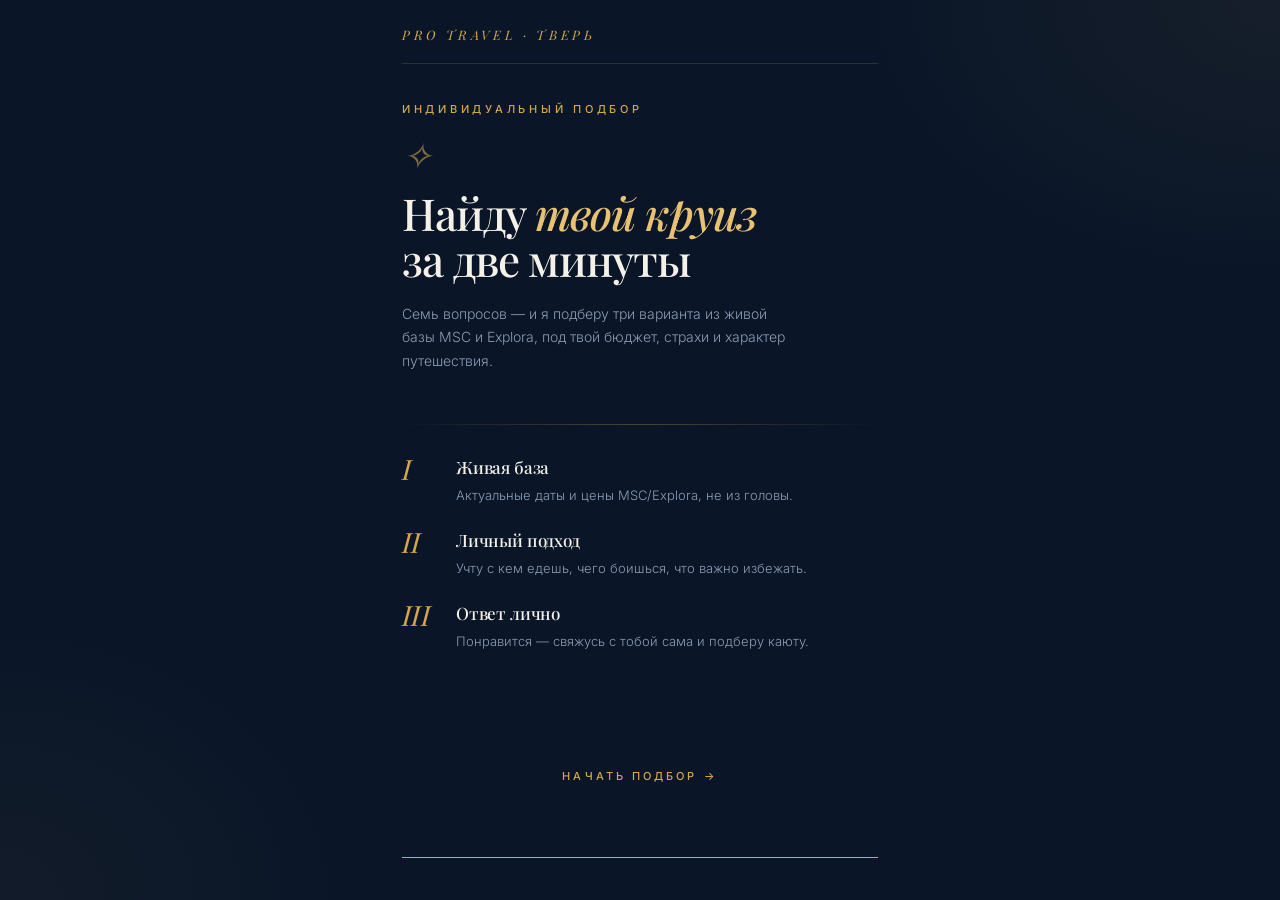
<file: index.html>
<!DOCTYPE html>
<html lang="ru">
<head>
<meta charset="UTF-8">
<meta name="viewport" content="width=device-width, initial-scale=1, maximum-scale=1, user-scalable=no">
<title>Круиз со мной — Pro Travel</title>
<link rel="preconnect" href="https://fonts.googleapis.com">
<link rel="preconnect" href="https://fonts.gstatic.com" crossorigin>
<link href="https://fonts.googleapis.com/css2?family=Playfair+Display:ital,wght@0,400;0,500;0,600;0,700;1,400;1,500&family=Inter:wght@300;400;500;600&display=swap" rel="stylesheet">
<script src="https://telegram.org/js/telegram-web-app.js"></script>
<style>
:root{
  --bg:#0A1628;
  --bg-2:#0F1D33;
  --card:#152540;
  --card-2:#1B2E4E;
  --line:rgba(212,166,75,.18);
  --line-2:rgba(212,166,75,.32);
  --gold:#D4A64B;
  --gold-2:#E8C173;
  --gold-3:#B4873A;
  --cream:#F5F1E8;
  --muted:#8B9BB4;
  --muted-2:#6A7A93;
  --danger:#E88671;
}
*{box-sizing:border-box;-webkit-tap-highlight-color:transparent;margin:0;padding:0}
html,body{background:var(--bg);color:var(--cream);font-family:'Inter',sans-serif;-webkit-font-smoothing:antialiased;min-height:100%;overscroll-behavior:none}
body{
  background:
    radial-gradient(600px 400px at 100% 0%,rgba(212,166,75,.06),transparent 70%),
    radial-gradient(500px 400px at 0% 100%,rgba(212,166,75,.04),transparent 70%),
    var(--bg);
  background-attachment:fixed;
}
#app{max-width:520px;margin:0 auto;min-height:100vh;position:relative;padding:26px 22px 42px;display:flex;flex-direction:column}
.serif{font-family:'Playfair Display',serif;font-weight:500;letter-spacing:-.01em}
.eyebrow{font-size:11px;letter-spacing:.34em;color:var(--gold);text-transform:uppercase;font-weight:500}
.italic{font-style:italic}

.screen{display:none;flex:1;flex-direction:column;animation:fade .35s ease}
.screen.active{display:flex}
@keyframes fade{from{opacity:0;transform:translateY(6px)}to{opacity:1;transform:none}}

/* header */
.hd{display:flex;justify-content:space-between;align-items:center;margin-bottom:26px;padding-bottom:20px;border-bottom:1px solid var(--line)}
.hd-brand{font-family:'Playfair Display',serif;font-size:13px;letter-spacing:.28em;color:var(--gold);text-transform:uppercase;font-weight:400;font-style:italic}
.hd-side{display:flex;align-items:center;gap:14px}
.hd-back{background:none;border:none;color:var(--muted);font-size:11px;letter-spacing:.18em;text-transform:uppercase;text-decoration:none;padding:6px 0;cursor:pointer;font-family:'Inter',sans-serif}
.hd-back:disabled{opacity:0;pointer-events:none}
.hd-count{color:var(--gold);font-family:'Playfair Display',serif;font-style:italic;font-size:15px;font-weight:400}
.hd-count small{color:var(--muted);margin:0 4px;font-style:normal}

/* progress line */
.progress{height:1px;background:var(--line);position:relative;margin-bottom:34px}
.progress-fill{position:absolute;inset:0 auto 0 0;background:linear-gradient(90deg,var(--gold),var(--gold-2));transition:width .4s ease}

/* welcome */
.welcome{text-align:left;padding-top:12px;flex:1;display:flex;flex-direction:column}
.welcome .eyebrow{margin-bottom:20px}
.welcome-orn{font-family:'Playfair Display',serif;font-style:italic;color:var(--gold);opacity:.6;font-size:36px;line-height:1;margin-bottom:18px}
.welcome-head{font-family:'Playfair Display',serif;font-size:44px;line-height:1.05;letter-spacing:-.025em;font-weight:500;margin-bottom:20px;color:var(--cream)}
.welcome-head em{font-style:italic;color:var(--gold-2)}
.welcome-lead{color:var(--muted);font-size:14px;line-height:1.65;max-width:400px;font-weight:300;margin-bottom:36px}
.divider{height:1px;background:linear-gradient(90deg,transparent,var(--line-2),transparent);margin:16px 0 30px}
.welcome-list{display:flex;flex-direction:column;gap:22px;margin-bottom:44px}
.wl-item{display:flex;gap:18px;align-items:flex-start}
.wl-num{font-family:'Playfair Display',serif;font-style:italic;color:var(--gold);font-size:28px;line-height:1;letter-spacing:-.02em;min-width:36px;font-weight:400}
.wl-text{flex:1;color:var(--cream);font-size:14px;line-height:1.5;font-weight:400}
.wl-text b{display:block;font-family:'Playfair Display',serif;font-size:17px;font-weight:500;margin-bottom:4px;letter-spacing:-.01em}
.wl-text span{color:var(--muted);font-weight:300;font-size:13px}

/* question */
.q-eyebrow{margin-bottom:16px}
.qtitle{font-family:'Playfair Display',serif;font-size:32px;line-height:1.12;letter-spacing:-.02em;font-weight:500;margin-bottom:12px}
.qtitle em{font-style:italic;color:var(--gold-2)}
.qhint{color:var(--muted);font-size:13px;line-height:1.6;margin-bottom:28px;font-weight:300}
.qhint b{color:var(--gold);font-weight:500}
.options{display:flex;flex-direction:column;gap:1px;background:var(--line);border-top:1px solid var(--line);border-bottom:1px solid var(--line);flex:1}
.option{background:var(--bg);border:none;padding:18px 4px;display:flex;align-items:center;gap:16px;cursor:pointer;transition:background .15s ease;text-align:left;font-family:'Inter',sans-serif;color:var(--cream);font-size:15px;font-weight:400;width:100%}
.option:active{background:var(--card)}
.option.selected{background:linear-gradient(90deg,rgba(212,166,75,.08),transparent)}
.option-num{font-family:'Playfair Display',serif;font-style:italic;color:var(--muted-2);font-size:14px;font-weight:400;min-width:24px;letter-spacing:.02em}
.option.selected .option-num{color:var(--gold)}
.option-text{flex:1}
.option-text small{display:block;color:var(--muted);font-size:12px;font-weight:300;margin-top:3px;font-style:italic;font-family:'Playfair Display',serif}
.option-check{width:20px;height:20px;border:1px solid var(--line-2);flex-shrink:0;display:flex;align-items:center;justify-content:center;transition:all .18s ease;border-radius:50%}
.option.selected .option-check{background:var(--gold);border-color:var(--gold)}
.option.selected .option-check::after{content:"";width:6px;height:6px;background:var(--bg);border-radius:50%}

/* actions */
.actions{display:flex;gap:14px;margin-top:28px;padding-top:20px;border-top:1px solid var(--line)}
.btn{padding:16px 0;background:none;border:none;font-family:'Inter',sans-serif;font-size:11px;letter-spacing:.28em;text-transform:uppercase;cursor:pointer;font-weight:500;transition:all .18s ease}
.btn-primary{flex:1;color:var(--gold);border-bottom:1px solid var(--gold);padding:12px 0}
.btn-primary:disabled{color:var(--muted-2);border-color:var(--muted-2);cursor:not-allowed;opacity:.5}
.btn-primary::after{content:" →"}
.btn-ghost{color:var(--muted);flex:0 0 auto}
.btn-full{width:100%;text-align:center}

/* loading */
.loading{flex:1;display:flex;flex-direction:column;align-items:center;justify-content:center;gap:32px;padding:40px 20px;text-align:center}
.loading-orn{font-family:'Playfair Display',serif;font-style:italic;color:var(--gold);font-size:80px;line-height:1;opacity:.5;animation:breathe 2.2s ease-in-out infinite}
@keyframes breathe{0%,100%{opacity:.3;transform:scale(.95)}50%{opacity:.7;transform:scale(1.02)}}
.loading b{font-family:'Playfair Display',serif;font-size:22px;font-weight:500;letter-spacing:-.01em;color:var(--cream);display:block;margin-bottom:8px}
.loading-sub{color:var(--muted);font-size:13px;font-weight:300;line-height:1.5}

/* results */
.results-head{margin-bottom:12px}
.results-eyebrow{margin-bottom:14px}
.results-head h2{font-family:'Playfair Display',serif;font-size:32px;line-height:1.08;letter-spacing:-.02em;font-weight:500;margin-bottom:12px}
.results-head h2 em{font-style:italic;color:var(--gold-2)}
.results-head p{color:var(--muted);font-size:13px;line-height:1.6;font-weight:300;max-width:400px}
.results-divider{height:1px;background:linear-gradient(90deg,transparent,var(--line-2),transparent);margin:22px 0 30px}
.cards{display:flex;flex-direction:column}

/* card */
.card{cursor:pointer;padding-bottom:36px;margin-bottom:36px;border-bottom:1px solid var(--line);transition:opacity .15s ease}
.card:last-child{border-bottom:none;margin-bottom:0}
.card:active{opacity:.7}
.card-hero{position:relative;height:220px;overflow:hidden;margin-bottom:22px;background:var(--card)}
.card-hero img{width:100%;height:100%;object-fit:cover;filter:brightness(.9) contrast(1.02)}
.card-hero::after{content:"";position:absolute;inset:0;background:linear-gradient(180deg,transparent 45%,rgba(10,22,40,.85));pointer-events:none}
.hero-badge{position:absolute;top:16px;left:16px;background:rgba(10,22,40,.75);backdrop-filter:blur(10px);color:var(--gold);font-size:10px;letter-spacing:.24em;padding:8px 14px;text-transform:uppercase;font-family:'Playfair Display',serif;font-style:italic;border:1px solid var(--line);z-index:2;font-weight:400}
.hero-num{position:absolute;top:16px;right:20px;color:var(--gold-2);font-family:'Playfair Display',serif;font-style:italic;font-size:56px;line-height:1;font-weight:400;opacity:.55;letter-spacing:-.03em;z-index:2}
.card-cat{font-size:10px;letter-spacing:.28em;color:var(--gold);text-transform:uppercase;margin-bottom:10px;font-weight:500}
.card-title{font-family:'Playfair Display',serif;font-size:24px;line-height:1.15;font-weight:500;margin-bottom:8px;letter-spacing:-.01em}
.card-ship{font-family:'Playfair Display',serif;font-style:italic;color:var(--muted);font-size:14px;margin-bottom:20px;font-weight:400}
.meta{display:flex;border-top:1px solid var(--line);border-bottom:1px solid var(--line);margin-bottom:22px}
.meta-item{flex:1;padding:14px 4px;text-align:center;border-right:1px solid var(--line)}
.meta-item:last-child{border-right:none}
.meta-label{font-size:9px;letter-spacing:.22em;color:var(--muted);text-transform:uppercase;margin-bottom:6px;font-weight:500}
.meta-value{font-family:'Playfair Display',serif;font-size:15px;color:var(--cream);letter-spacing:-.01em}
.price-row{display:flex;justify-content:space-between;align-items:flex-end;gap:12px}
.price-side{}
.price-label{font-size:10px;letter-spacing:.28em;color:var(--muted);text-transform:uppercase;margin-bottom:6px;font-weight:500}
.price{font-family:'Playfair Display',serif;font-size:28px;color:var(--gold);letter-spacing:-.02em;font-weight:500;line-height:1}
.price small{font-size:13px;color:var(--muted);font-style:italic;margin-left:6px;font-family:'Inter',sans-serif;font-weight:300;letter-spacing:0}
.card-cta{color:var(--gold);font-size:10px;letter-spacing:.28em;text-transform:uppercase;padding:14px 0;border-bottom:1px solid var(--gold);font-weight:500}
.card-cta::after{content:" →"}

/* empty */
.empty{flex:1;display:flex;flex-direction:column;align-items:center;justify-content:center;padding:40px 20px;text-align:center}
.empty-orn{font-family:'Playfair Display',serif;font-style:italic;color:var(--gold);font-size:64px;opacity:.5;margin-bottom:24px;line-height:1}
.empty h3{font-family:'Playfair Display',serif;font-size:24px;font-weight:500;letter-spacing:-.01em;margin-bottom:14px;line-height:1.2}
.empty h3 em{font-style:italic;color:var(--gold-2)}
.empty p{color:var(--muted);font-size:14px;line-height:1.6;font-weight:300;max-width:380px;margin-bottom:36px}

/* sent */
.sent{flex:1;display:flex;flex-direction:column;align-items:center;justify-content:center;padding:60px 20px;text-align:center}
.sent-orn{font-family:'Playfair Display',serif;font-style:italic;color:var(--gold);font-size:88px;line-height:1;opacity:.7;margin-bottom:28px;letter-spacing:-.03em}
.sent .eyebrow{margin-bottom:16px}
.sent h2{font-family:'Playfair Display',serif;font-size:34px;font-weight:500;letter-spacing:-.02em;margin-bottom:16px;line-height:1.1}
.sent h2 em{font-style:italic;color:var(--gold-2)}
.sent p{color:var(--muted);font-size:14px;line-height:1.6;font-weight:300;max-width:400px;margin-bottom:44px}

/* modal */
.modal{position:fixed;inset:0;background:rgba(10,22,40,.88);backdrop-filter:blur(8px);z-index:100;display:none;align-items:flex-end;justify-content:center}
.modal.active{display:flex}
.modal-body{background:var(--bg-2);width:100%;max-width:520px;max-height:94vh;overflow-y:auto;border-top:1px solid var(--gold);animation:slideup .35s ease}
@keyframes slideup{from{transform:translateY(100%)}to{transform:none}}
.modal-close{position:sticky;top:0;background:linear-gradient(180deg,var(--bg-2) 60%,transparent);padding:16px 22px 12px;display:flex;justify-content:space-between;align-items:center;z-index:2}
.modal-close .eyebrow{font-size:10px}
.modal-close-btn{background:none;border:1px solid var(--line);color:var(--gold);width:34px;height:34px;font-size:15px;cursor:pointer;display:flex;align-items:center;justify-content:center;font-family:'Playfair Display',serif;letter-spacing:0}
.modal-content{padding:0 22px 32px}
.modal-map{width:100%;height:220px;background:var(--card) center/cover no-repeat;margin-bottom:24px;border:1px solid var(--line)}
.modal-cat{font-size:10px;letter-spacing:.28em;color:var(--gold);text-transform:uppercase;margin-bottom:10px;font-weight:500}
.modal-title{font-family:'Playfair Display',serif;font-size:32px;line-height:1.1;font-weight:500;letter-spacing:-.02em;margin-bottom:8px}
.modal-subtitle{font-family:'Playfair Display',serif;font-style:italic;color:var(--muted);font-size:14px;margin-bottom:28px;font-weight:400}
.info-grid{display:grid;grid-template-columns:1fr 1fr;gap:1px;background:var(--line);border-top:1px solid var(--line);border-bottom:1px solid var(--line);margin-bottom:28px}
.info-cell{background:var(--bg-2);padding:16px 4px;text-align:center}
.info-cell-label{color:var(--muted);font-size:9px;letter-spacing:.22em;text-transform:uppercase;margin-bottom:6px;font-weight:500}
.info-cell-value{font-family:'Playfair Display',serif;font-size:16px;letter-spacing:-.01em;color:var(--cream)}
.section{margin-bottom:26px}
.section-title{font-size:10px;letter-spacing:.28em;color:var(--gold);text-transform:uppercase;margin-bottom:14px;font-weight:500;padding-bottom:10px;border-bottom:1px solid var(--line)}
.includes-list{display:flex;flex-direction:column;gap:10px}
.includes-item{color:var(--cream);font-size:13px;line-height:1.5;padding-left:20px;position:relative;font-weight:300}
.includes-item::before{content:"—";position:absolute;left:0;color:var(--gold);font-family:'Playfair Display',serif;font-style:italic}
.price-block{border-top:1px solid var(--line);border-bottom:1px solid var(--line);padding:22px 0;margin-bottom:28px;text-align:center}
.price-block .eyebrow{margin-bottom:10px;font-size:10px}
.price-block-amount{font-family:'Playfair Display',serif;font-size:44px;color:var(--gold);letter-spacing:-.02em;line-height:1;font-weight:500;margin-bottom:8px}
.price-block-amount small{font-size:16px;color:var(--muted);font-style:italic;margin-left:6px;font-family:'Inter',sans-serif;font-weight:300;letter-spacing:0}
.price-block-hint{color:var(--muted);font-size:11px;font-style:italic;font-family:'Playfair Display',serif}

/* pill (option) */
.option-actions{margin-top:22px}
.option-actions .btn{padding:16px 0}

/* utility */
.center{text-align:center}
</style>
</head>
<body>
<div id="app">

<!-- Welcome -->
<div class="screen active" id="s-welcome">
  <div class="hd">
    <div class="hd-brand">Pro Travel · Тверь</div>
  </div>
  <div class="welcome">
    <div class="eyebrow">Индивидуальный подбор</div>
    <div class="welcome-orn">✧</div>
    <h1 class="welcome-head">Найду <em>твой круиз</em><br>за две минуты</h1>
    <p class="welcome-lead">Семь вопросов — и я подберу три варианта из живой базы MSC и Explora, под твой бюджет, страхи и характер путешествия.</p>
    <div class="divider"></div>
    <div class="welcome-list">
      <div class="wl-item">
        <div class="wl-num" style="font-style:italic">I</div>
        <div class="wl-text"><b>Живая база</b><span>Актуальные даты и цены MSC/Explora, не из головы.</span></div>
      </div>
      <div class="wl-item">
        <div class="wl-num" style="font-style:italic">II</div>
        <div class="wl-text"><b>Личный подход</b><span>Учту с кем едешь, чего боишься, что важно избежать.</span></div>
      </div>
      <div class="wl-item">
        <div class="wl-num" style="font-style:italic">III</div>
        <div class="wl-text"><b>Ответ лично</b><span>Понравится — свяжусь с тобой сама и подберу каюту.</span></div>
      </div>
    </div>
    <button class="btn btn-primary btn-full" onclick="Quiz.start()">Начать подбор</button>
  </div>
</div>

<!-- Quiz -->
<div class="screen" id="s-quiz">
  <div class="hd">
    <button class="hd-back" id="back-btn" onclick="Quiz.back()">← Назад</button>
    <div class="hd-count"><span id="q-cur">I</span><small>·</small><span id="q-total">VII</span></div>
  </div>
  <div class="progress"><div class="progress-fill" id="progress-fill" style="width:0%"></div></div>
  <div class="q-eyebrow eyebrow" id="q-eyebrow">Вопрос I</div>
  <h2 class="qtitle" id="q-title"></h2>
  <p class="qhint" id="q-hint"></p>
  <div class="options" id="q-options"></div>
  <div class="actions">
    <button class="btn btn-ghost" id="skip-btn" onclick="Quiz.skip()" style="display:none">Пропустить</button>
    <button class="btn btn-primary" id="next-btn" onclick="Quiz.next()" disabled>Дальше</button>
  </div>
</div>

<!-- Loading -->
<div class="screen" id="s-loading">
  <div class="loading">
    <div class="loading-orn">✧</div>
    <div>
      <b id="loading-title">Подбираю варианты</b>
      <div class="loading-sub" id="loading-sub">смотрю живую базу MSC и Explora</div>
    </div>
  </div>
</div>

<!-- Results -->
<div class="screen" id="s-results">
  <div class="hd">
    <button class="hd-back" onclick="Quiz.restart()">← Заново</button>
    <div class="hd-brand">Подборка</div>
  </div>
  <div class="results-head">
    <div class="results-eyebrow eyebrow">Отобрано для тебя</div>
    <h2 id="results-title">Три круиза,<br>подобранные <em>лично</em></h2>
    <p id="results-sub"></p>
  </div>
  <div class="results-divider"></div>
  <div class="cards" id="results-list"></div>
</div>

<!-- Empty -->
<div class="screen" id="s-empty">
  <div class="hd">
    <button class="hd-back" onclick="Quiz.restart()">← Заново</button>
    <div class="hd-brand">Pro Travel</div>
  </div>
  <div class="empty">
    <div class="empty-orn">✧</div>
    <div class="eyebrow" style="margin-bottom:14px">Ничего не подошло</div>
    <h3>По твоим фильтрам<br><em>ничего не нашла</em></h3>
    <p>Дай я подберу вручную — напиши мне в личку, что искала. Я знаю больше, чем видит виджет.</p>
    <button class="btn btn-primary" onclick="sendManualLead()">Написать Насте</button>
  </div>
</div>

<!-- Sent -->
<div class="screen" id="s-sent">
  <div class="sent">
    <div class="sent-orn">✧</div>
    <div class="eyebrow">Заявка получена</div>
    <h2>Свяжусь <em>лично</em><br>в течение дня</h2>
    <p>Подберу актуальные каюты и цены, покажу тебе варианты и оформлю бронирование. Спасибо за доверие.</p>
    <button class="btn btn-primary" onclick="Quiz.restart()">Подобрать ещё круиз</button>
  </div>
</div>

</div>

<!-- Modal -->
<div class="modal" id="modal"><div class="modal-body" id="modal-body"></div></div>

<script>
// ============ CONFIG ============
const CFG = {
  API: 'https://widget.gocruise.ru/proxy',
  EUR_TO_RUB: 100,
  BOT_USER: 'Malinkina_Nastya',
};

const DIRECTIONS = {
  'med': {label:'Средиземноморье', hint:'Италия, Испания, Греция', regions:[3,25,35,47,62,64,86,87,88,92,134]},
  'north': {label:'Северная Европа', hint:'Норвегия, фьорды', regions:[14,18,43,50,52,58,59,63,69,74]},
  'east': {label:'Восток', hint:'Дубай, Азия', regions:[4,9,29,48,49,57,72,78,79,81]},
  'carib': {label:'Америка и Карибы', hint:'', regions:[7,26,34,36,39,44,89,93,95,100]},
  'any': {label:'Не важно', hint:'покажи всё интересное', regions:[]},
};

const DATE_RANGES = {
  'soon': {label:'Ближайший месяц', months:[0,1]},
  '1-3': {label:'Через 1–3 месяца', months:[1,3]},
  '3-6': {label:'Через 3–6 месяцев', months:[3,6]},
  'later': {label:'Планирую заранее', months:[6,18]},
};

const BUDGET = {
  'lo': {label:'До 150 000 ₽', hint:'на человека', maxEur:1500},
  'mid': {label:'150 000 — 300 000 ₽', hint:'на человека', maxEur:3000},
  'hi': {label:'300 000 — 500 000 ₽', hint:'на человека', maxEur:5000},
  'lux': {label:'От 500 000 ₽', hint:'бюджет неограничен', maxEur:99999},
};

const ROMAN = ['I','II','III','IV','V','VI','VII','VIII','IX','X'];

// ============ QUESTIONS ============
const QUESTIONS = [
  {
    key:'company',
    title:'С кем <em>едешь</em>?',
    hint:'От этого зависит тип каюты и услуги на борту.',
    type:'single',
    options:[
      {v:'solo', label:'Одна / один'},
      {v:'pair', label:'С парой'},
      {v:'family', label:'Семья с детьми', hint:'подскажу лайнеры для детей'},
      {v:'friends', label:'С компанией друзей'},
    ],
  },
  {
    key:'when',
    title:'Когда <em>планируешь</em>?',
    hint:'Актуальные круизы под твои даты.',
    type:'single',
    options:Object.entries(DATE_RANGES).map(([v,d])=>({v, label:d.label})),
  },
  {
    key:'budget',
    title:'Какой <em>бюджет</em>?',
    hint:'Указывай честно — найду то, что реально подходит.',
    type:'single',
    options:Object.entries(BUDGET).map(([v,d])=>({v, label:d.label, hint:d.hint})),
  },
  {
    key:'direction',
    title:'Куда <em>тянет</em>?',
    hint:'Можно «не важно» — сама выберу самое интересное.',
    type:'single',
    options:Object.entries(DIRECTIONS).map(([v,d])=>({v, label:d.label, hint:d.hint})),
  },
  {
    key:'first',
    title:'Первый <em>круиз</em> в жизни?',
    hint:'Если первый — покажу спокойные маршруты для старта.',
    type:'single',
    options:[
      {v:'yes', label:'Да, первый'},
      {v:'no', label:'Нет, ходил(а) раньше'},
    ],
  },
  {
    key:'avoid',
    title:'Что важно <em>избежать</em>?',
    hint:'Можно выбрать <b>несколько</b> или ничего.',
    type:'multi',
    options:[
      {v:'seasick', label:'Качку', hint:'спокойные моря, большие лайнеры'},
      {v:'longflight', label:'Долгий перелёт', hint:'вылет из ЕС/России'},
      {v:'transfers', label:'Пересадки'},
      {v:'visa', label:'Возню с визой'},
    ],
    skippable:true,
  },
  {
    key:'visa',
    title:'<em>Виза</em>',
    hint:'Опционально — можно пропустить.',
    type:'single',
    options:[
      {v:'schengen', label:'Есть Шенген'},
      {v:'other', label:'Есть другая виза'},
      {v:'none', label:'Нет визы'},
      {v:'ready', label:'Готова оформить'},
    ],
    skippable:true,
  },
];

// ============ STATE ============
const state = {
  answers:{},
  qIdx:0,
  cruises:[],
  ships:{},
  regions:{},
  cities:{},
  selectedCruise:null,
};

// ============ QUIZ ============
const Quiz = {
  start(){
    state.qIdx = 0;
    state.answers = {};
    swap('s-quiz');
    this.render();
  },
  render(){
    const q = QUESTIONS[state.qIdx];
    document.getElementById('q-title').innerHTML = q.title;
    document.getElementById('q-hint').innerHTML = q.hint;
    document.getElementById('q-eyebrow').textContent = `Вопрос ${ROMAN[state.qIdx]}`;
    document.getElementById('q-cur').textContent = ROMAN[state.qIdx];
    document.getElementById('q-total').textContent = ROMAN[QUESTIONS.length-1];
    document.getElementById('progress-fill').style.width = ((state.qIdx+1)/QUESTIONS.length*100)+'%';
    document.getElementById('back-btn').disabled = state.qIdx===0;
    document.getElementById('skip-btn').style.display = q.skippable ? '' : 'none';

    const cur = state.answers[q.key];
    const container = document.getElementById('q-options');
    container.innerHTML = '';
    q.options.forEach((o,i)=>{
      const isSel = q.type==='multi' ? (cur||[]).includes(o.v) : cur===o.v;
      const btn = document.createElement('button');
      btn.className = 'option'+(isSel?' selected':'');
      btn.innerHTML = `
        <span class="option-num">${String(i+1).padStart(2,'0')}</span>
        <span class="option-text">${o.label}${o.hint?`<small>${o.hint}</small>`:''}</span>
        <span class="option-check"></span>
      `;
      btn.onclick = ()=>Quiz.pick(o.v);
      container.appendChild(btn);
    });
    document.getElementById('next-btn').disabled = !this.canNext();
    document.getElementById('next-btn').textContent = state.qIdx === QUESTIONS.length-1 ? 'Показать подборку' : 'Дальше';
  },
  pick(v){
    const q = QUESTIONS[state.qIdx];
    if(q.type==='multi'){
      const arr = state.answers[q.key] || [];
      if(arr.includes(v)) state.answers[q.key] = arr.filter(x=>x!==v);
      else state.answers[q.key] = [...arr, v];
    } else {
      state.answers[q.key] = v;
    }
    this.render();
  },
  canNext(){
    const q = QUESTIONS[state.qIdx];
    if(q.skippable) return true;
    if(q.type==='multi') return (state.answers[q.key]||[]).length>0;
    return !!state.answers[q.key];
  },
  next(){
    if(!this.canNext()) return;
    if(state.qIdx < QUESTIONS.length-1){ state.qIdx++; this.render(); }
    else Quiz.search();
  },
  skip(){
    if(state.qIdx < QUESTIONS.length-1){ state.qIdx++; this.render(); }
    else Quiz.search();
  },
  back(){ if(state.qIdx>0){ state.qIdx--; this.render(); } },
  async search(){
    swap('s-loading');
    try {
      await Search.run();
      if(state.cruises.length===0) swap('s-empty');
      else { swap('s-results'); Results.render(); }
    } catch(e){ console.error(e); swap('s-empty'); }
  },
  restart(){
    state.qIdx = 0; state.answers = {}; state.cruises = []; state.selectedCruise = null;
    swap('s-welcome');
  },
};

// ============ API ============
const API = {
  async call(action, params={}){
    const url = new URL(CFG.API);
    url.searchParams.set('action', action);
    Object.entries(params).forEach(([k,v])=>{
      if(v===null||v===undefined) return;
      if(Array.isArray(v)) v.forEach(x=>url.searchParams.append(`params[${k}][]`, x));
      else url.searchParams.set(`params[${k}]`, v);
    });
    const r = await fetch(url.toString());
    const j = await r.json();
    return j.data;
  },
  async loadDicts(){
    const [ships, regions, cities] = await Promise.all([
      this.call('ships.list'),
      this.call('regions.list'),
      this.call('cities.list'),
    ]);
    ships.forEach(s => state.ships[s.id] = s);
    regions.forEach(r => state.regions[r.id] = r);
    cities.forEach(c => state.cities[c.id] = c);
  },
};

// ============ SEARCH ============
const Search = {
  async run(){
    if(Object.keys(state.ships).length===0) await API.loadDicts();
    const {dateFrom, dateTill} = this.dateRange();
    const [msc, exj] = await Promise.all([
      API.call('cruises.find', {dateFrom, dateTill, vendors:'MSC'}).catch(()=>[]),
      API.call('cruises.find', {dateFrom, dateTill, vendors:'EXJ'}).catch(()=>[]),
    ]);
    let all = [...(msc||[]), ...(exj||[])];
    const seen = new Set();
    all = all.filter(c=>{
      const k = c.grouping || c.id;
      if(seen.has(k)) return false;
      seen.add(k); return true;
    });
    all = all.map(c=>({...c, score:this.score(c)})).filter(c=>c.score>-100);
    all.sort((a,b)=>b.score-a.score);
    state.cruises = all.slice(0, 3);
  },
  dateRange(){
    const key = state.answers.when || 'soon';
    const r = DATE_RANGES[key];
    const now = new Date();
    const from = new Date(now); from.setMonth(from.getMonth()+r.months[0]);
    const to = new Date(now); to.setMonth(to.getMonth()+r.months[1]);
    const iso = d=>d.toISOString().slice(0,10);
    return {dateFrom:iso(from), dateTill:iso(to)};
  },
  score(c){
    let s = 0;
    const a = state.answers;
    if(a.direction && a.direction!=='any'){
      const targetRegs = DIRECTIONS[a.direction].regions;
      const has = (c.regions||[]).some(r=>targetRegs.includes(r));
      if(has) s += 50; else s -= 200;
    }
    const price = this.getPriceRub(c);
    if(price && a.budget){
      const max = BUDGET[a.budget].maxEur * CFG.EUR_TO_RUB;
      if(price <= max) s += 30;
      else if(price <= max*1.2) s += 5;
      else s -= 150;
    }
    if((a.avoid||[]).includes('seasick')){
      if(c.vendor==='MSC') s += 8;
      const m = new Date(c.date).getMonth()+1;
      if(m>=5 && m<=9) s += 5;
    }
    if((a.avoid||[]).includes('visa') || a.visa==='none'){
      const easy = [4,17,29,48,49,57,72,78,79];
      const has = (c.regions||[]).some(r=>easy.includes(r));
      if(has) s += 20;
    }
    if(a.first==='yes'){
      if(c.nights>=6 && c.nights<=8) s += 15;
      if(c.nights>14) s -= 10;
    }
    if((a.avoid||[]).includes('longflight') && c.flight) s += 10;
    if(c.map) s += 2;
    if(a.when==='soon'){
      const days = (new Date(c.date) - new Date())/(1000*60*60*24);
      if(days<60) s += 10;
    }
    return s;
  },
  getPriceRub(c){
    const fares = c.priceInfo?.fares || [];
    if(!fares.length) return null;
    const prices = fares.map(f=>f.grossPriceAmount).filter(p=>p>0);
    if(!prices.length) return null;
    const paxNum = fares[0].paxNum || 2;
    const totalEur = Math.min(...prices);
    return (totalEur / paxNum) * CFG.EUR_TO_RUB;
  },
};

// ============ RESULTS ============
const Results = {
  render(){
    const list = document.getElementById('results-list');
    list.innerHTML = '';
    state.cruises.forEach((c,i)=>{
      const ship = state.ships[c.ships?.[0]];
      const portFrom = state.cities[c.departurePort]?.title || '';
      const portTo = state.cities[c.destinationPort]?.title || '';
      const price = Search.getPriceRub(c);
      const priceStr = price ? this.formatPrice(price) : 'по запросу';
      const img = c.map || c.mapVendor || '';
      const dateStr = this.formatDate(c.date);
      const vendorLabel = c.vendor==='MSC' ? 'MSC Cruises' : 'Explora Journeys';
      const cat = this.deriveCategory(c);
      const el = document.createElement('div');
      el.className = 'card';
      el.onclick = ()=>Modal.open(c);
      const port3 = (portFrom || '').slice(0,3).toUpperCase();
      el.innerHTML = `
        <div class="card-hero">
          <div class="hero-badge">${vendorLabel}</div>
          <div class="hero-num">${ROMAN[i]}</div>
          ${img?`<img src="${img}" alt="">`:''}
        </div>
        <div class="card-cat">${cat}</div>
        <h3 class="card-title">${c.title}</h3>
        <div class="card-ship">${ship?.title || vendorLabel}${portTo && portTo!==portFrom?` · ${portFrom} → ${portTo}`:''}</div>
        <div class="meta">
          <div class="meta-item"><div class="meta-label">Дата</div><div class="meta-value">${dateStr}</div></div>
          <div class="meta-item"><div class="meta-label">Ночей</div><div class="meta-value">${c.nights}</div></div>
          <div class="meta-item"><div class="meta-label">Порт</div><div class="meta-value">${port3 || '—'}</div></div>
        </div>
        <div class="price-row">
          <div class="price-side">
            <div class="price-label">от</div>
            <div class="price">${priceStr}</div>
          </div>
          <div class="card-cta">Смотреть</div>
        </div>
      `;
      list.appendChild(el);
    });
    const dir = state.answers.direction && state.answers.direction!=='any' ? DIRECTIONS[state.answers.direction].label : 'разные направления';
    const when = state.answers.when ? DATE_RANGES[state.answers.when].label.toLowerCase() : '';
    document.getElementById('results-sub').textContent = `${dir}, ${when}. Тапни на карточку — покажу подробности.`;
  },
  deriveCategory(c){
    const a = state.answers;
    if(c.vendor==='EXJ') return 'Люкс';
    if((a.avoid||[]).includes('visa') || a.visa==='none') return 'Без визы';
    if(a.first==='yes') return 'Классика';
    return 'Классика';
  },
  formatPrice(rub){
    if(rub>=1000000) return `${(rub/1000000).toFixed(1)} млн`;
    return `${Math.round(rub/1000)}K`;
  },
  formatDate(iso){
    const d = new Date(iso);
    const months = ['янв','фев','мар','апр','мая','июн','июл','авг','сен','окт','ноя','дек'];
    return `${d.getDate()} ${months[d.getMonth()]}`;
  },
};

// ============ MODAL ============
const Modal = {
  open(c){
    state.selectedCruise = c;
    const ship = state.ships[c.ships?.[0]];
    const portFrom = state.cities[c.departurePort]?.title || '—';
    const portTo = state.cities[c.destinationPort]?.title || '—';
    const price = Search.getPriceRub(c);
    const priceStr = price ? Results.formatPrice(price) : 'по запросу';
    const img = c.map || c.mapVendor || '';
    const includes = (c.priceInfo?.priceIncludes || []).slice(0,5);
    const cat = Results.deriveCategory(c);
    const vendorLabel = c.vendor==='MSC' ? 'MSC Cruises' : 'Explora Journeys';
    const body = document.getElementById('modal-body');
    body.innerHTML = `
      <div class="modal-close">
        <div class="eyebrow">Детали круиза</div>
        <button class="modal-close-btn" onclick="Modal.close()">✕</button>
      </div>
      <div class="modal-content">
        ${img?`<div class="modal-map" style="background-image:url('${img}')"></div>`:''}
        <div class="modal-cat">${cat} · ${vendorLabel}</div>
        <h2 class="modal-title">${c.title}</h2>
        <div class="modal-subtitle">${ship?.title || vendorLabel}${portTo && portTo!==portFrom?` · ${portFrom} → ${portTo}`:''}</div>

        <div class="info-grid">
          <div class="info-cell"><div class="info-cell-label">Отправление</div><div class="info-cell-value">${Results.formatDate(c.date)} ${new Date(c.date).getFullYear()}</div></div>
          <div class="info-cell"><div class="info-cell-label">Длительность</div><div class="info-cell-value">${c.nights} ночей</div></div>
          <div class="info-cell"><div class="info-cell-label">Порт вылета</div><div class="info-cell-value">${portFrom}</div></div>
          <div class="info-cell"><div class="info-cell-label">Порт прихода</div><div class="info-cell-value">${portTo}</div></div>
        </div>

        <div class="price-block">
          <div class="eyebrow">Стоимость от</div>
          <div class="price-block-amount">${priceStr}<small>₽ / чел</small></div>
          <div class="price-block-hint">на человека при 2-местном размещении</div>
        </div>

        ${includes.length?`
        <div class="section">
          <div class="section-title">Что включено</div>
          <div class="includes-list">
            ${includes.map(i=>`<div class="includes-item">${stripHtml(i)}</div>`).join('')}
          </div>
        </div>`:''}

        <button class="btn btn-primary btn-full" onclick="sendLead()" style="margin-top:12px">Хочу этот круиз</button>
        <button class="btn btn-ghost btn-full" style="margin-top:8px" onclick="Modal.close()">Закрыть</button>
      </div>
    `;
    document.getElementById('modal').classList.add('active');
  },
  close(){ document.getElementById('modal').classList.remove('active'); },
};

// ============ LEAD ============
function summarizeAnswers(){
  const a = state.answers;
  const parts = [];
  const map = {
    company:{solo:'одна',pair:'пара',family:'семья с детьми',friends:'компания'},
    when:{soon:'ближайший месяц','1-3':'1-3 мес','3-6':'3-6 мес',later:'заранее'},
    budget:{lo:'до 150к ₽',mid:'150-300к ₽',hi:'300-500к ₽',lux:'от 500к ₽'},
    direction:{med:'Средиземка',north:'Северная Европа',east:'Восток',carib:'Карибы',any:'не важно'},
    first:{yes:'первый круиз',no:'уже ходил(а)'},
    visa:{schengen:'есть Шенген',other:'есть виза',none:'нет визы',ready:'готова оформить'},
  };
  if(a.company) parts.push(`С кем: ${map.company[a.company]}`);
  if(a.when) parts.push(`Когда: ${map.when[a.when]}`);
  if(a.budget) parts.push(`Бюджет: ${map.budget[a.budget]}`);
  if(a.direction) parts.push(`Куда: ${map.direction[a.direction]}`);
  if(a.first) parts.push(a.first==='yes'?'Первый круиз':'Не первый');
  if((a.avoid||[]).length){
    const av = {seasick:'качка',longflight:'долгий перелёт',transfers:'пересадки',visa:'визы'};
    parts.push(`Избегает: ${a.avoid.map(x=>av[x]).join(', ')}`);
  }
  if(a.visa) parts.push(`Виза: ${map.visa[a.visa]}`);
  return parts.join('\n');
}

function buildLeadText(c){
  const cruiseBlock = c
    ? `🚢 ${c.title}\n📅 ${c.date}, ${c.nights} ночей\n${c.vendor==='MSC'?'MSC Cruises':'Explora Journeys'}${c.num?` · ${c.num}`:''}`
    : 'Прошла квиз, но подходящего круиза не показали — подбери, пожалуйста, вручную.';
  return `Настя, хочу этот круиз!\n\n${cruiseBlock}\n\n— Мой профиль —\n${summarizeAnswers()}`;
}

function sendLead(){
  const c = state.selectedCruise;
  const url = `https://t.me/${CFG.BOT_USER}?text=${encodeURIComponent(buildLeadText(c))}`;
  const tg = window.Telegram?.WebApp;
  // openTelegramLink works reliably from ANY launch context (menu button, inline, keyboard, browser)
  if(tg && tg.openTelegramLink){
    tg.openTelegramLink(url);
    Modal.close();
    swap('s-sent');
    return;
  }
  window.open(url, '_blank');
  Modal.close(); swap('s-sent');
}

function sendManualLead(){
  const url = `https://t.me/${CFG.BOT_USER}?text=${encodeURIComponent(buildLeadText(null))}`;
  const tg = window.Telegram?.WebApp;
  if(tg && tg.openTelegramLink){
    tg.openTelegramLink(url);
    swap('s-sent');
    return;
  }
  window.open(url, '_blank');
  swap('s-sent');
}

// ============ UTIL ============
function swap(id){
  document.querySelectorAll('.screen').forEach(s=>s.classList.remove('active'));
  document.getElementById(id).classList.add('active');
  window.scrollTo(0,0);
}
function stripHtml(s){ return String(s).replace(/<[^>]+>/g,'').trim(); }

// ============ INIT ============
document.addEventListener('DOMContentLoaded', ()=>{
  const tg = window.Telegram?.WebApp;
  if(tg){
    tg.expand();
    tg.setHeaderColor('#0A1628');
    tg.setBackgroundColor('#0A1628');
    tg.ready();
  }
});
</script>
</body>
</html>
</file>
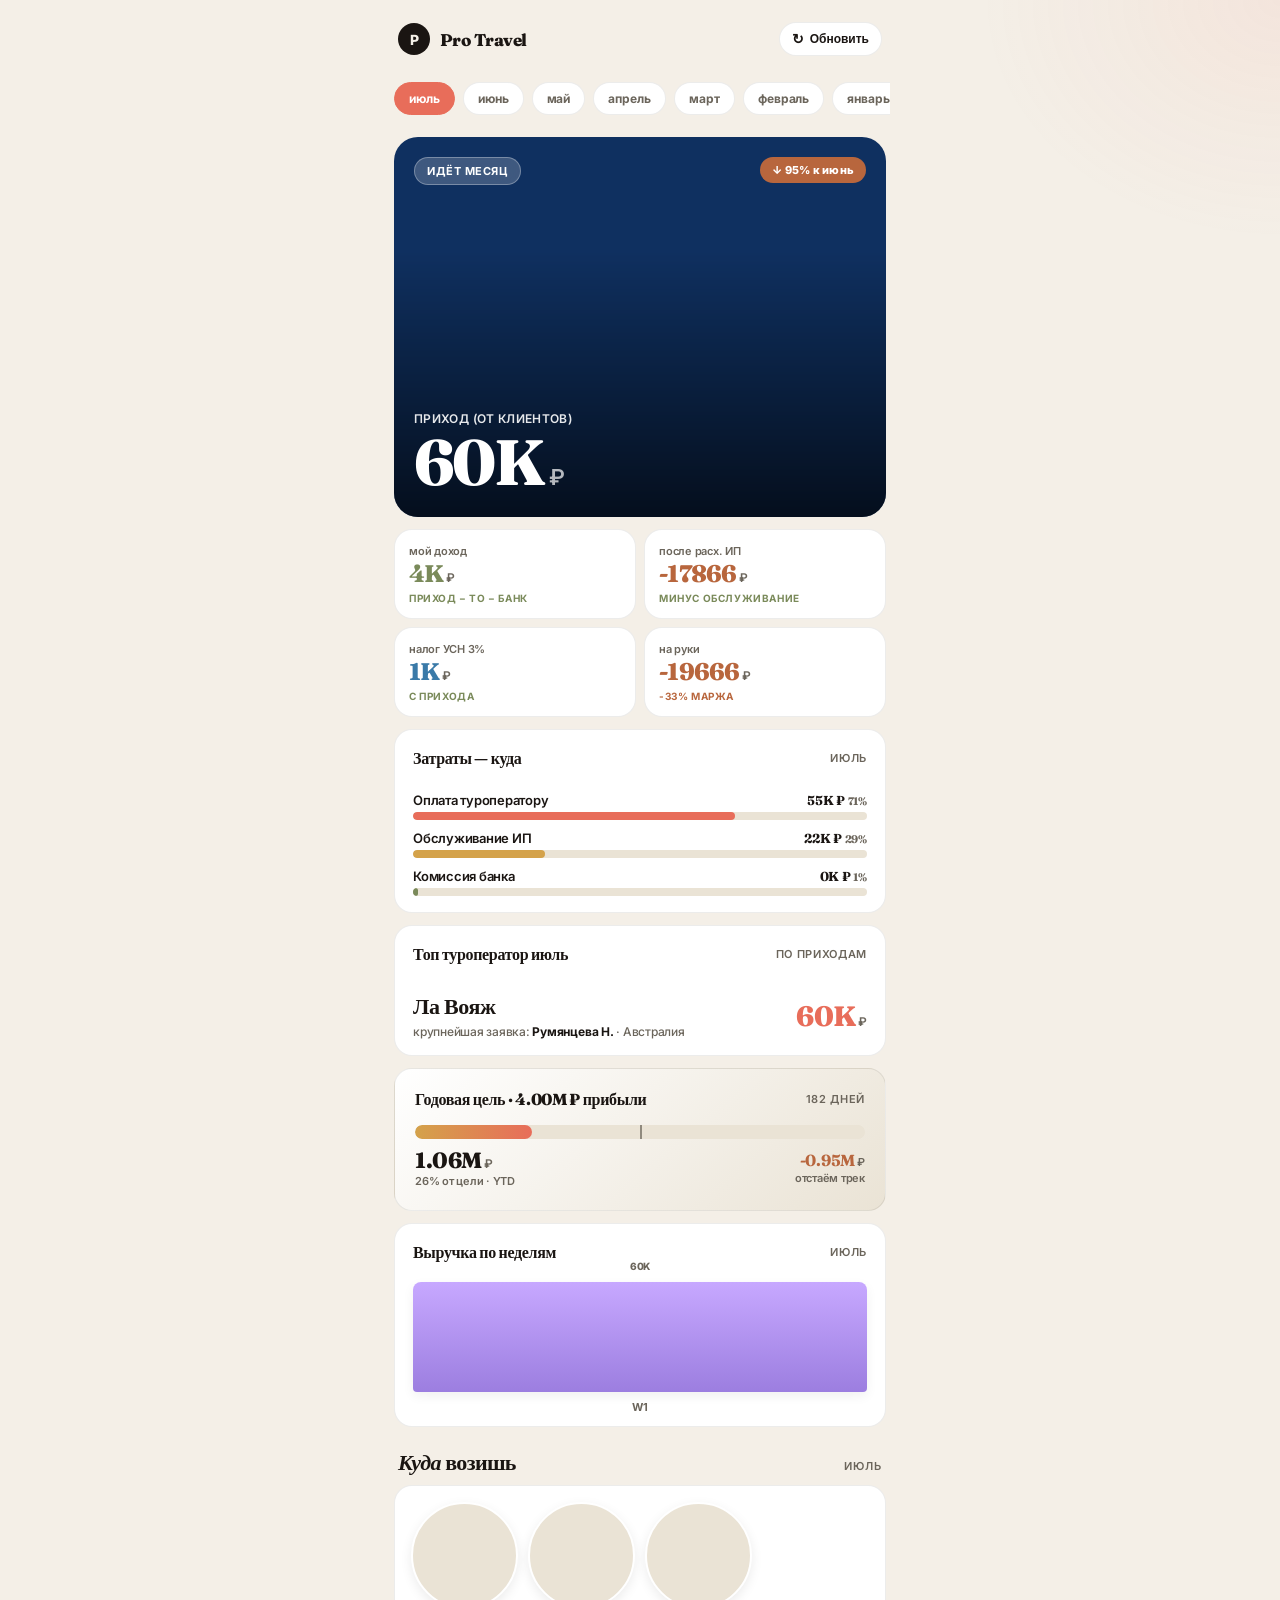
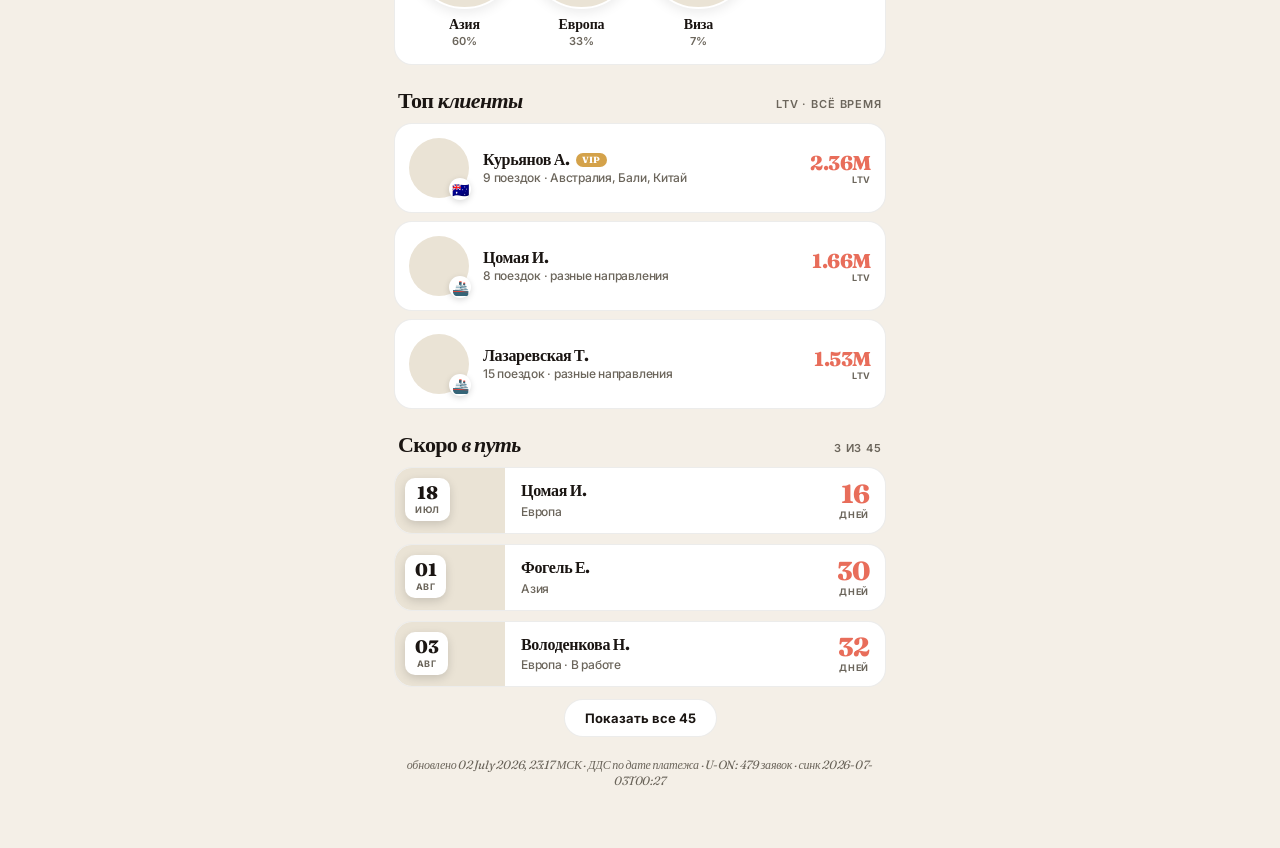
<file: dashboard/index.html>
<!DOCTYPE html>
<html lang="ru"><head><meta charset="UTF-8">
<meta name="viewport" content="width=device-width, initial-scale=1, maximum-scale=1, user-scalable=no">
<title>Дашборд · Pro Travel</title>
<link href="https://fonts.googleapis.com/css2?family=Inter:wght@400;500;600;700;800;900&family=Fraunces:ital,opsz,wght@0,9..144,600;0,9..144,800;1,9..144,600&display=swap" rel="stylesheet">
<script src="https://telegram.org/js/telegram-web-app.js"></script>
<style>
:root{
  --bg:#F4EFE7;
  --bg-2:#EAE3D5;
  --card:#FFFFFF;
  --line:rgba(20,15,10,.08);
  --text:#1A1512;
  --muted:#6B655B;
  --coral:#E86D5A;
  --gold:#D4A24A;
  --sea:#3A7AA8;
  --olive:#7A8A5A;
  --clay:#B8663D;
}
*{box-sizing:border-box;margin:0;padding:0;-webkit-tap-highlight-color:transparent}
html,body{background:var(--bg);color:var(--text);font-family:'Inter',sans-serif;-webkit-font-smoothing:antialiased;letter-spacing:-.015em;min-height:100%}
body{background:radial-gradient(500px 400px at 100% 0%,rgba(232,109,90,.08),transparent 60%),var(--bg)}
#app{max-width:520px;margin:0 auto;padding:16px 14px 60px}
.serif{font-family:'Fraunces',serif}

.top{display:flex;justify-content:space-between;align-items:center;margin-bottom:16px;padding:6px 4px}
.top-l{display:flex;align-items:center;gap:10px}
.logo{width:32px;height:32px;background:var(--text);border-radius:50%;display:flex;align-items:center;justify-content:center;font-size:14px;color:var(--bg);font-weight:800}
.brand{font-family:'Fraunces',serif;font-weight:800;font-size:17px;letter-spacing:-.03em}
.top-r{background:var(--card);border:1px solid var(--line);border-radius:99px;padding:8px 14px;font-size:12px;font-weight:700;color:var(--text)}

.hero{position:relative;height:380px;border-radius:24px;overflow:hidden;margin-bottom:12px;background:#0F3060}
.hero-img{position:absolute;inset:0;background:url('https://images.unsplash.com/photo-1544551763-46a013bb70d5?w=900&auto=format&fit=crop&q=85') center/cover;filter:saturate(1.08)}
.hero-img::after{content:"";position:absolute;inset:0;background:linear-gradient(180deg,transparent 30%,rgba(0,0,0,.7) 100%)}
.hero-top{position:absolute;top:20px;left:20px;right:20px;display:flex;justify-content:space-between;align-items:flex-start;z-index:2;color:#fff}
.hero-tag{background:rgba(255,255,255,.2);backdrop-filter:blur(12px);color:#fff;font-size:11px;font-weight:700;padding:6px 12px;border-radius:99px;letter-spacing:.05em;border:1px solid rgba(255,255,255,.3);text-transform:uppercase}
.hero-num{background:var(--coral);color:#fff;font-size:11px;font-weight:800;padding:6px 12px;border-radius:99px;letter-spacing:.02em}
.hero-num.down{background:var(--clay)}
.hero-num.down::before{content:"↓ "}
.hero-num.up::before{content:"↑ "}
.hero-body{position:absolute;left:20px;right:20px;bottom:20px;z-index:2;color:#fff}
.hero-l{font-size:12px;font-weight:600;opacity:.9;margin-bottom:6px;letter-spacing:.03em;text-transform:uppercase}
.hero-v{font-family:'Fraunces',serif;font-size:64px;font-weight:800;line-height:.95;letter-spacing:-.04em;margin-bottom:4px}
.hero-v small{font-size:22px;font-weight:600;opacity:.7;margin-left:6px;font-family:'Inter',sans-serif;letter-spacing:0}
.hero-cap{font-family:'Fraunces',serif;font-style:italic;font-size:14px;opacity:.85;font-weight:400;line-height:1.35;margin-top:8px}

.qstats{display:grid;grid-template-columns:1fr 1fr 1fr;gap:8px;margin-bottom:12px}
.qs{background:var(--card);border:1px solid var(--line);border-radius:18px;padding:14px 14px}
.qs-l{color:var(--muted);font-size:11px;font-weight:600;margin-bottom:4px}
.qs-v{font-family:'Fraunces',serif;font-size:24px;font-weight:800;letter-spacing:-.03em;line-height:1}
.qs-v small{font-size:12px;color:var(--muted);font-weight:600;margin-left:2px;font-family:'Inter',sans-serif;letter-spacing:0}
.qs-d{font-size:10px;color:var(--olive);font-weight:700;margin-top:6px;text-transform:uppercase;letter-spacing:.06em}
.qs-d.d{color:var(--clay)}

.sec-hd{display:flex;justify-content:space-between;align-items:flex-end;margin:24px 4px 12px}
.sec-t{font-family:'Fraunces',serif;font-size:22px;font-weight:800;letter-spacing:-.03em;line-height:1}
.sec-t em{font-style:italic;font-weight:600}
.sec-c{color:var(--muted);font-size:11px;font-weight:600;text-transform:uppercase;letter-spacing:.08em}

.weekly-card{background:var(--card);border-radius:18px;padding:18px 18px 12px;border:1px solid var(--line);margin-bottom:12px}
.weekly-hd{display:flex;justify-content:space-between;align-items:center;margin-bottom:20px}
.weekly-t{font-family:'Fraunces',serif;font-size:16px;font-weight:800;letter-spacing:-.02em}
.weekly-c{color:var(--muted);font-size:11px;font-weight:600;text-transform:uppercase;letter-spacing:.06em}
.bars{display:flex;align-items:flex-end;gap:10px;height:110px}
.br{flex:1;border-radius:8px 8px 4px 4px;transition:all .3s ease;position:relative;box-shadow:0 4px 12px rgba(0,0,0,.06)}
.br.a{background:linear-gradient(180deg,#C7A8FF,#9C7EE0)}
.br.b{background:linear-gradient(180deg,#66E0D0,#4DBAAC)}
.br.c{background:linear-gradient(180deg,#FF7A8A,#E8556A)}
.br.d{background:linear-gradient(180deg,var(--gold),var(--coral))}
.br::after{content:attr(data-v);position:absolute;top:-22px;left:0;right:0;text-align:center;font-size:10px;color:var(--muted);font-weight:800}
.bars-lbl{display:flex;gap:10px;margin-top:8px}
.bars-lbl div{flex:1;text-align:center;color:var(--muted);font-size:11px;font-weight:700}

.dirs{display:grid;grid-template-columns:1fr 1fr 1fr 1fr;gap:10px;background:var(--card);border-radius:18px;padding:16px;border:1px solid var(--line);margin-bottom:12px}
.dir{text-align:center}
.dir-photo{width:100%;aspect-ratio:1;border-radius:50%;background:var(--bg-2) center/cover no-repeat;margin-bottom:8px;border:2px solid var(--card);box-shadow:0 4px 12px rgba(0,0,0,.08)}
.dir-name{font-family:'Fraunces',serif;font-size:14px;font-weight:700;letter-spacing:-.01em;line-height:1.1}
.dir-pct{color:var(--muted);font-size:11px;font-weight:600;margin-top:2px}

.cli-row{background:var(--card);border-radius:18px;padding:14px;border:1px solid var(--line);margin-bottom:8px;display:flex;align-items:center;gap:14px}
.cli-photo{width:60px;height:60px;border-radius:50%;background:var(--bg-2) center/cover no-repeat;flex-shrink:0;position:relative}
.cli-photo-flag{position:absolute;bottom:-2px;right:-2px;width:22px;height:22px;background:var(--card);border-radius:50%;display:flex;align-items:center;justify-content:center;font-size:14px;box-shadow:0 2px 6px rgba(0,0,0,.15)}
.cli-b{flex:1;min-width:0}
.cli-n{font-family:'Fraunces',serif;font-size:16px;font-weight:800;letter-spacing:-.02em;line-height:1.1;display:flex;align-items:center;gap:6px}
.cli-tag{background:var(--gold);color:#fff;font-size:9px;padding:2px 6px;border-radius:99px;font-weight:800;letter-spacing:.04em;text-transform:uppercase}
.cli-m{color:var(--muted);font-size:12px;font-weight:500;margin-top:2px;line-height:1.3}
.cli-v{text-align:right}
.cli-vn{font-family:'Fraunces',serif;font-size:20px;font-weight:800;letter-spacing:-.02em;color:var(--coral);line-height:1}
.cli-vn small{font-size:9px;color:var(--muted);font-weight:700;font-family:'Inter',sans-serif;letter-spacing:.08em;display:block;margin-top:2px;text-transform:uppercase}

.dep-list{display:flex;flex-direction:column;gap:10px}
.dep{background:var(--card);border:1px solid var(--line);border-radius:18px;overflow:hidden}
.dep-row{display:flex;align-items:stretch;gap:0}
.dep-photo{width:110px;background:var(--bg-2) center/cover no-repeat;position:relative;flex-shrink:0}
.dep-date{position:absolute;top:10px;left:10px;background:var(--card);border-radius:10px;padding:6px 10px;text-align:center;box-shadow:0 3px 10px rgba(0,0,0,.15)}
.dep-day{font-family:'Fraunces',serif;font-size:18px;font-weight:800;line-height:1;letter-spacing:-.02em}
.dep-mo{font-size:9px;color:var(--muted);font-weight:700;letter-spacing:.08em;text-transform:uppercase;margin-top:2px}
.dep-b{flex:1;padding:14px 14px 14px 16px;display:flex;flex-direction:column;justify-content:center;min-width:0}
.dep-n{font-family:'Fraunces',serif;font-size:16px;font-weight:800;letter-spacing:-.02em;line-height:1.1;margin-bottom:4px}
.dep-l{color:var(--muted);font-size:12px;font-weight:500}
.dep-days{padding-right:16px;text-align:right;display:flex;flex-direction:column;justify-content:center;align-items:flex-end;flex-shrink:0;min-width:60px}
.dep-days-n{font-family:'Fraunces',serif;font-size:26px;font-weight:800;letter-spacing:-.03em;color:var(--coral);line-height:1}
.dep-days-l{font-size:9px;color:var(--muted);font-weight:700;letter-spacing:.08em;text-transform:uppercase;margin-top:2px}

.foot{margin-top:20px;text-align:center;font-family:'Fraunces',serif;font-style:italic;color:var(--muted);font-size:12px}

.loading{text-align:center;padding:60px 20px;color:var(--muted)}
.loading-spinner{width:36px;height:36px;border:3px solid rgba(232,109,90,.2);border-top-color:var(--coral);border-radius:50%;margin:0 auto 16px;animation:spin 1s linear infinite}
@keyframes spin{to{transform:rotate(360deg)}}

/* ANIMATIONS */
@keyframes slideUp{from{opacity:0;transform:translateY(20px)}to{opacity:1;transform:none}}
@keyframes fadeIn{from{opacity:0}to{opacity:1}}
@keyframes pop{0%{opacity:0;transform:scale(.7)}70%{transform:scale(1.08)}100%{opacity:1;transform:scale(1)}}
@keyframes barGrow{from{height:0}}
@keyframes progressFill{from{width:0}}
@keyframes ringDraw{from{stroke-dashoffset:200}}
@keyframes shimmer{0%{background-position:-200px 0}100%{background-position:200px 0}}
@keyframes float{0%,100%{transform:translateY(0)}50%{transform:translateY(-3px)}}

.hero{animation:slideUp .55s cubic-bezier(.34,.5,.24,1)}
.hero-v{animation:fadeIn .8s ease .3s both}
.hero-cap{animation:fadeIn .8s ease .55s both}
.hero-num{animation:pop .45s cubic-bezier(.34,1.56,.64,1) .35s both}
.hero-tag{animation:fadeIn .5s ease .2s both}
.month-tabs{animation:slideUp .45s ease .05s both}

.qs{opacity:0;animation:slideUp .5s cubic-bezier(.34,.5,.24,1) both}
.qs:nth-child(1){animation-delay:.15s}
.qs:nth-child(2){animation-delay:.22s}
.qs:nth-child(3){animation-delay:.29s}
.qs:nth-child(4){animation-delay:.36s}
.qs-v{animation:fadeIn .5s ease .3s both}

.weekly-card,.dirs,.cli-row,.dep{opacity:0;animation:slideUp .5s cubic-bezier(.34,.5,.24,1) both}
.weekly-card{animation-delay:.4s}
.dirs{animation-delay:.5s}
.cli-row:nth-child(1){animation-delay:.55s}
.cli-row:nth-child(2){animation-delay:.62s}
.cli-row:nth-child(3){animation-delay:.69s}
.dep:nth-child(1){animation-delay:.75s}
.dep:nth-child(2){animation-delay:.82s}
.dep:nth-child(3){animation-delay:.89s}

.br{animation:barGrow .8s cubic-bezier(.34,.5,.24,1) .5s both;transform-origin:bottom}

.dir{opacity:0;animation:pop .5s cubic-bezier(.34,1.56,.64,1) both}
.dir:nth-child(1){animation-delay:.55s}
.dir:nth-child(2){animation-delay:.62s}
.dir:nth-child(3){animation-delay:.69s}
.dir:nth-child(4){animation-delay:.76s}
.dir-photo{transition:transform .25s ease}
.dir:active .dir-photo{transform:scale(.92)}
.dir-photo:hover{animation:float 2s ease-in-out infinite}

.expense-bar-fill{animation:progressFill 1.2s cubic-bezier(.34,.5,.24,1) .6s both}

.sec-hd{opacity:0;animation:fadeIn .45s ease .5s both}

.cli-photo,.dep-photo{transition:transform .25s ease}
.cli-row:active .cli-photo{transform:scale(1.05)}
.dep:active .dep-photo{transform:scale(1.05)}
.cli-vn,.dep-days-n,.qs-v,.hero-v{font-variant-numeric:tabular-nums}

.refresh-btn{transition:transform .2s ease}
.mt{transition:all .18s ease}
.mt:active{transform:scale(.95)}

/* screen transition on month switch */
.screen-fade{animation:fadeIn .35s ease}

/* Departure modal */
.modal{position:fixed;inset:0;background:rgba(20,15,10,.7);backdrop-filter:blur(8px);z-index:100;display:none;align-items:flex-end;justify-content:center;padding:0}
.modal.active{display:flex;animation:fadeIn .25s ease}
.modal-body{background:var(--bg);width:100%;max-width:520px;max-height:92vh;border-radius:24px 24px 0 0;overflow-y:auto;animation:slideModal .35s cubic-bezier(.34,.5,.24,1)}
@keyframes slideModal{from{transform:translateY(100%)}to{transform:none}}
.modal-hero{position:relative;height:220px;background:var(--card) center/cover no-repeat;border-radius:24px 24px 0 0}
.modal-hero::after{content:"";position:absolute;inset:0;background:linear-gradient(180deg,transparent 40%,rgba(20,15,10,.75));border-radius:24px 24px 0 0}
.modal-close-btn{position:absolute;top:14px;right:14px;background:rgba(255,255,255,.9);border:none;width:36px;height:36px;border-radius:50%;font-size:18px;cursor:pointer;color:var(--text);display:flex;align-items:center;justify-content:center;z-index:2}
.modal-hero-body{position:absolute;bottom:16px;left:20px;right:20px;z-index:2;color:#fff}
.modal-days-badge{display:inline-block;background:var(--coral);color:#fff;font-size:11px;padding:5px 12px;border-radius:99px;font-weight:800;letter-spacing:.02em;margin-bottom:8px}
.modal-hero-name{font-family:'Fraunces',serif;font-size:26px;font-weight:800;letter-spacing:-.02em;line-height:1.1;margin-bottom:4px}
.modal-hero-sub{font-family:'Fraunces',serif;font-style:italic;font-size:14px;opacity:.9}
.modal-content{padding:20px 22px 30px}
.modal-price{background:linear-gradient(140deg,var(--card),var(--bg-2));border:1px solid var(--line);border-radius:18px;padding:18px;margin-bottom:20px;text-align:center}
.modal-price-lbl{color:var(--muted);font-size:11px;font-weight:600;letter-spacing:.08em;text-transform:uppercase;margin-bottom:6px}
.modal-price-amt{font-family:'Fraunces',serif;font-size:34px;font-weight:800;letter-spacing:-.02em;color:var(--coral);line-height:1}
.modal-price-amt small{font-size:14px;color:var(--muted);font-weight:600;font-family:'Inter',sans-serif;margin-left:4px}
.info-grid2{display:grid;grid-template-columns:1fr 1fr;gap:8px;margin-bottom:16px}
.info-cell{background:var(--card);border-radius:14px;padding:12px 14px}
.info-cell-lbl{color:var(--muted);font-size:11px;font-weight:600;margin-bottom:3px}
.info-cell-val{font-family:'Fraunces',serif;font-size:15px;font-weight:700;letter-spacing:-.01em;line-height:1.2}
.info-cell-val.wide{font-size:14px}
.modal-section{margin-bottom:16px}
.modal-section h4{font-size:11px;color:var(--muted);text-transform:uppercase;letter-spacing:.08em;margin-bottom:8px;font-weight:700}
.route-txt{background:var(--card);border-radius:14px;padding:14px;font-size:13px;line-height:1.5;color:var(--text)}
.contact-btns{display:flex;gap:8px;margin-top:6px}
.cbtn{flex:1;background:var(--text);color:var(--bg);border:none;padding:14px;border-radius:14px;font-family:inherit;font-size:14px;font-weight:700;cursor:pointer;text-decoration:none;display:flex;align-items:center;justify-content:center;gap:8px}
.cbtn.outline{background:var(--card);color:var(--text);border:1px solid var(--line-2, rgba(20,15,10,.15))}
.status-chip{display:inline-block;background:var(--olive);color:#fff;font-size:10px;padding:3px 10px;border-radius:99px;font-weight:800;letter-spacing:.03em;text-transform:uppercase}
.status-chip.work{background:var(--gold)}
.status-chip.other{background:var(--muted)}

.month-tabs{display:flex;gap:8px;overflow-x:auto;padding:4px 4px 8px;margin:0 -4px 14px;scrollbar-width:none;-webkit-overflow-scrolling:touch}
.month-tabs::-webkit-scrollbar{display:none}
.mt{flex-shrink:0;background:var(--card);border:1px solid var(--line);padding:8px 14px;border-radius:99px;font-size:12px;font-weight:700;color:var(--muted);cursor:pointer;transition:all .18s ease;letter-spacing:-.005em}
.mt.on{background:var(--text);color:var(--bg);border-color:var(--text)}
.mt.on-current{background:var(--coral);color:#fff;border-color:var(--coral)}
.refresh-btn{background:var(--card);border:1px solid var(--line);padding:8px 12px;border-radius:99px;font-size:12px;font-weight:700;color:var(--text);cursor:pointer;display:flex;align-items:center;gap:6px;transition:all .18s ease}
.refresh-btn:active{transform:scale(.95)}
.refresh-btn.spinning::before{content:"↻";animation:spin 1s linear infinite;display:inline-block}
.refresh-btn::before{content:"↻";font-size:14px}
</style></head>
<body>
<div id="app">
  <div class="loading">
    <div class="loading-spinner"></div>
    Читаю твою таблицу...
  </div>
</div>

<div class="modal" id="modal"><div class="modal-body" id="modal-body"></div></div>

<script>
const app = document.getElementById('app');
let state = { data: null, activeIdx: 0 };

function esc(s){ return String(s).replace(/[<>&]/g,c=>({"<":"&lt;",">":"&gt;","&":"&amp;"}[c])); }
function daysWord(n){ if(n===1) return 'день'; if(n>=2&&n<=4) return 'дня'; return 'дней'; }
function pickMonth(){ return state.data.months[state.activeIdx] || state.data.months[0]; }

function renderYearlyGoal(g){
  const pct = Math.min(g.pct, 100);
  const onTrackPct = Math.min(g.on_track_pct, 100);
  const behind = g.delta_from_track < 0;
  return `
  <div class="weekly-card" onclick="openGoal()" style="background:linear-gradient(140deg,var(--card),var(--bg-2));border:1px solid var(--line);padding:20px 20px 22px;cursor:pointer">
    <div class="weekly-hd" style="margin-bottom:16px">
      <div class="weekly-t">Годовая цель · ${g.target_fmt} ₽ прибыли</div>
      <div class="weekly-c">${g.days_left} дней</div>
    </div>
    <div style="position:relative;height:14px;background:var(--bg-2);border-radius:99px;overflow:hidden;margin-bottom:10px">
      <div style="position:absolute;left:0;top:0;bottom:0;width:${pct}%;background:linear-gradient(90deg,var(--gold),var(--coral));border-radius:99px;animation:progressFill 1.5s cubic-bezier(.34,.5,.24,1) .6s both"></div>
      <div style="position:absolute;left:${onTrackPct}%;top:-4px;bottom:-4px;width:2px;background:var(--muted);opacity:.7" title="на треке к сегодня"></div>
    </div>
    <div style="display:flex;justify-content:space-between;align-items:center;font-size:13px">
      <div>
        <div style="font-family:'Fraunces',serif;font-size:22px;font-weight:800;letter-spacing:-.02em;line-height:1">${esc(g.current_fmt)}<small style="font-size:12px;color:var(--muted);font-weight:600;font-family:'Inter',sans-serif;margin-left:2px">₽</small></div>
        <div style="color:var(--muted);font-size:11px;font-weight:600;margin-top:3px">${g.pct}% от цели · YTD</div>
      </div>
      <div style="text-align:right">
        <div style="font-family:'Fraunces',serif;font-size:16px;font-weight:700;color:${behind ? 'var(--clay)' : 'var(--olive)'};line-height:1">${behind ? '' : '+'}${(g.delta_from_track/1000000).toFixed(2)}M<small style="font-size:11px;color:var(--muted);font-weight:600;font-family:'Inter',sans-serif;margin-left:2px">₽</small></div>
        <div style="color:var(--muted);font-size:11px;font-weight:600;margin-top:3px">${behind ? 'отстаём' : 'опережаем'} трек</div>
      </div>
    </div>
  </div>`;
}

// count up animation: animates innerHTML from 0 to target over duration
function animateNumber(el, targetText, duration=900){
  // Extract numeric part (K, M suffix supported), preserve rest
  const match = String(targetText).match(/(-?\d+(?:\.\d+)?)([^\d].*)?$/);
  if(!match) { el.textContent = targetText; return; }
  const target = parseFloat(match[1]);
  const suffix = match[2] || '';
  const start = performance.now();
  const abs = Math.abs(target);
  const decimals = (String(match[1]).split('.')[1] || '').length;
  function step(now){
    const t = Math.min((now - start) / duration, 1);
    const eased = 1 - Math.pow(1 - t, 3); // ease-out-cubic
    const val = target * eased;
    el.textContent = val.toFixed(decimals) + suffix;
    if(t < 1) requestAnimationFrame(step);
    else el.textContent = match[1] + suffix;
  }
  requestAnimationFrame(step);
}

function animateAllNumbers(){
  // find all .qs-v .hero-v .cli-vn .dep-days-n .price-block-amount and count up
  document.querySelectorAll('[data-num]').forEach(el => {
    const txt = el.getAttribute('data-num');
    animateNumber(el, txt);
  });
}

function switchMonth(i){
  state.activeIdx = i;
  render();
}

function render(){
  const d = state.data;
  const m = pickMonth();
  const upDown = m.delta_pct >= 0 ? 'up' : 'down';
  const deltaStr = m.delta_label ? `${Math.abs(m.delta_pct)}% к ${m.delta_label}` : '';

  // Month tabs — from left (most recent) to right (older)
  const tabs = d.months.map((mo, i) => {
    const cls = i === state.activeIdx ? (mo.is_current ? 'mt on-current' : 'mt on') : 'mt';
    return `<div class="${cls}" onclick="switchMonth(${i})">${esc(mo.name_short)}${mo.year !== 2026 ? ` '${String(mo.year).slice(-2)}` : ''}</div>`;
  }).join('');
  const monthTabs = `<div class="month-tabs">${tabs}</div>`;

  let weeklyHtml = '';
  const weekly = m.weekly || (m.is_current ? d.weekly : null);
  if(weekly && weekly.length){
    const maxV = Math.max(...weekly.map(x=>x.value), 1);
    const bars = weekly.map((w,i)=>{
      const h = Math.round(w.value/maxV*100);
      const cls = ['a','b','c','d'][i%4];
      const short = w.value >= 1000000 ? `${(w.value/1000000).toFixed(1)}M` : `${Math.round(w.value/1000)}K`;
      return `<div class="br ${cls}" style="height:${Math.max(h,5)}%" data-v="${short}"></div>`;
    }).join('');
    const lbls = weekly.map(w=>`<div>${esc(w.label)}</div>`).join('');
    weeklyHtml = `
    <div class="weekly-card">
      <div class="weekly-hd"><div class="weekly-t">Выручка по неделям</div><div class="weekly-c">${esc(m.name_short)}</div></div>
      <div class="bars">${bars}</div>
      <div class="bars-lbl">${lbls}</div>
    </div>`;
  }

  const dirs = (d.directions||[]).map((dr, i) => `
    <div class="dir" onclick="openDirection(${i})" style="cursor:pointer">
      <div class="dir-photo" style="background-image:url('${dr.photo}')"></div>
      <div class="dir-name">${esc(dr.name)}</div>
      <div class="dir-pct">${dr.pct}%</div>
    </div>`).join('');

  const cli = (d.top_clients||[]).map((c, i) => `
    <div class="cli-row" onclick="openClient(${i})" style="cursor:pointer">
      <div class="cli-photo" style="background-image:url('${c.photo}')"><div class="cli-photo-flag">${c.flag||'✈️'}</div></div>
      <div class="cli-b">
        <div class="cli-n">${esc(c.name)}${c.vip?' <span class="cli-tag">VIP</span>':''}</div>
        <div class="cli-m">${esc(c.meta||'')}</div>
      </div>
      <div class="cli-v"><div class="cli-vn">${(c.ltv/1000000).toFixed(2)}M<small>LTV</small></div></div>
    </div>`).join('');

  const dep = (d.departures||[]).map((x, i) => `
    <div class="dep" onclick="openDeparture(${i})" style="cursor:pointer">
      <div class="dep-row">
        <div class="dep-photo" style="background-image:url('${x.photo}')">
          <div class="dep-date"><div class="dep-day">${esc(x.day)}</div><div class="dep-mo">${esc(x.mo)}</div></div>
        </div>
        <div class="dep-b"><div class="dep-n">${esc(x.name)}</div><div class="dep-l">${esc(x.loc)}</div></div>
        <div class="dep-days"><div class="dep-days-n">${x.days}</div><div class="dep-days-l">${daysWord(x.days)}</div></div>
      </div>
    </div>`).join('');

  const shouldAnimateNumbers = state._firstRender !== false;
  state._firstRender = false;
  app.innerHTML = `
    <div class="top">
      <div class="top-l"><div class="logo">P</div><div class="brand">Pro Travel</div></div>
      <button class="refresh-btn" onclick="refresh()">Обновить</button>
    </div>

    ${monthTabs}

    <div class="hero">
      <div class="hero-img"></div>
      <div class="hero-top">
        <div class="hero-tag">${m.is_current ? 'Идёт месяц' : 'Итог месяца'}</div>
        ${deltaStr ? `<div class="hero-num ${upDown}">${deltaStr}</div>` : ''}
      </div>
      <div class="hero-body">
        <div class="hero-l">приход (от клиентов)</div>
        <div class="hero-v"><span data-num="${esc(m.revenue_fmt)}">${esc(m.revenue_fmt)}</span><small>₽</small></div>
      </div>
    </div>

    <div class="qstats" style="grid-template-columns:1fr 1fr">
      <div class="qs"><div class="qs-l">мой доход</div><div class="qs-v" style="color:${m.gross_profit<0?'var(--clay)':'var(--olive)'}">${m.gross_profit<0?'-':''}<span data-num="${esc(m.gross_profit_fmt.replace('-',''))}">${esc(m.gross_profit_fmt.replace('-',''))}</span><small>₽</small></div><div class="qs-d">приход − ТО − банк</div></div>
      <div class="qs"><div class="qs-l">после расх. ИП</div><div class="qs-v" style="color:${m.net_before_tax<0?'var(--clay)':'var(--olive)'}">${m.net_before_tax<0?'-':''}<span data-num="${esc(m.net_before_tax_fmt.replace('-',''))}">${esc(m.net_before_tax_fmt.replace('-',''))}</span><small>₽</small></div><div class="qs-d">минус обслуживание</div></div>
      <div class="qs"><div class="qs-l">налог УСН 3%</div><div class="qs-v" style="color:var(--sea)"><span data-num="${esc(m.tax_fmt)}">${esc(m.tax_fmt)}</span><small>₽</small></div><div class="qs-d">с прихода</div></div>
      <div class="qs"><div class="qs-l">на руки</div><div class="qs-v" style="color:${m.net_after_tax<0?'var(--clay)':'var(--olive)'}">${m.net_after_tax<0?'-':''}<span data-num="${esc(m.net_after_tax_fmt.replace('-',''))}">${esc(m.net_after_tax_fmt.replace('-',''))}</span><small>₽</small></div><div class="qs-d ${m.net_after_tax<0?'d':''}">${m.margin_pct}% маржа</div></div>
    </div>

    ${m.expenses > 0 ? `
    <div class="weekly-card">
      <div class="weekly-hd"><div class="weekly-t">Затраты — куда</div><div class="weekly-c">${esc(m.name_short)}</div></div>
      <div style="display:flex;flex-direction:column;gap:10px;padding:4px 0 4px">
        ${[
          {label:'Оплата туроператору', val:m.operator_pay, color:'#E86D5A', key:'operator_pay'},
          {label:'Обслуживание ИП', val:m.ie_overhead, color:'#D4A24A', key:'ie_overhead'},
          {label:'Комиссия банка', val:m.bank_comm, color:'#7A8A5A', key:'bank_comm'},
          {label:'Прочее', val:m.other_exp, color:'#B8663D', key:'other'},
        ].filter(x=>x.val>0).map(x => {
          const pct = Math.round(x.val / m.expenses * 100);
          const fmt = x.val >= 1000000 ? (x.val/1000000).toFixed(2)+'M' : Math.round(x.val/1000)+'K';
          return `
          <div onclick="openExpenseGroup('${x.key}')" style="cursor:pointer">
            <div style="display:flex;justify-content:space-between;margin-bottom:4px;font-size:13px">
              <span style="font-weight:600">${x.label}</span>
              <span style="font-family:'Fraunces',serif;font-weight:700"><span style="color:var(--text)">${fmt} ₽</span> <span style="color:var(--muted);font-size:11px">${pct}%</span></span>
            </div>
            <div class="expense-bar-track" style="height:8px;background:var(--bg-2);border-radius:99px;overflow:hidden"><div class="expense-bar-fill" style="height:100%;width:${pct}%;background:${x.color};border-radius:99px"></div></div>
          </div>`;
        }).join('')}
      </div>
    </div>` : ''}

    ${m.top_operator ? `
    <div class="weekly-card" onclick="openOperator('${esc(m.top_operator.name)}')" style="cursor:pointer">
      <div class="weekly-hd"><div class="weekly-t">Топ туроператор ${esc(m.name_short)}</div><div class="weekly-c">по приходам</div></div>
      <div style="display:flex;justify-content:space-between;align-items:center;padding:8px 0 4px">
        <div>
          <div style="font-family:'Fraunces',serif;font-size:22px;font-weight:800;letter-spacing:-.02em">${esc(m.top_operator.name)}</div>
          ${m.top_tour ? `<div style="font-size:12px;color:var(--muted);font-weight:500;margin-top:4px">крупнейшая заявка: <b style="color:var(--text)">${esc(m.top_tour.client || m.top_tour.num)}</b>${m.top_tour.dest ? ` · ${esc(m.top_tour.dest)}` : ''}</div>` : ''}
        </div>
        <div style="font-family:'Fraunces',serif;font-size:28px;font-weight:800;color:var(--coral)">${m.top_operator.amount >= 1000000 ? (m.top_operator.amount/1000000).toFixed(2)+'M' : Math.round(m.top_operator.amount/1000)+'K'}<small style="font-size:12px;color:var(--muted);font-weight:600;font-family:'Inter',sans-serif;margin-left:2px">₽</small></div>
      </div>
    </div>` : ''}

    ${d.yearly_goal ? renderYearlyGoal(d.yearly_goal) : ''}

    ${weeklyHtml}

    <div class="sec-hd">
      <div class="sec-t"><em>Куда</em> возишь</div>
      <div class="sec-c">${esc(m.name_short)}</div>
    </div>
    <div class="dirs">${dirs}</div>

    <div class="sec-hd">
      <div class="sec-t">Топ <em>клиенты</em></div>
      <div class="sec-c">LTV · всё время</div>
    </div>
    ${cli}

    <div class="sec-hd">
      <div class="sec-t">Скоро <em>в путь</em></div>
      <div class="sec-c">${d.departures.length} из ${d.departures_all_count || d.departures.length}</div>
    </div>
    <div class="dep-list">${dep}</div>
    ${d.departures_all_count && d.departures_all_count > d.departures.length ? `<div style="text-align:center;margin-top:12px"><button onclick="openAllDepartures()" style="background:var(--card);border:1px solid var(--line);padding:10px 20px;border-radius:99px;font-family:inherit;font-size:13px;font-weight:700;color:var(--text);cursor:pointer">Показать все ${d.departures_all_count}</button></div>` : ''}

    <div class="foot">обновлено ${esc(d.as_of)} · ${esc(d.source_note)}</div>
  `;
  if(shouldAnimateNumbers) requestAnimationFrame(animateAllNumbers);
}

async function load(){
  try {
    const r = await fetch(`data.json?t=${Date.now()}`);
    if(!r.ok) throw new Error('HTTP '+r.status);
    const d = await r.json();
    state.data = d;
    state.activeIdx = d.active_month_idx || 0;
    render();
  } catch(e){
    app.innerHTML = `<div class="loading">Не смогла загрузить данные. Попробуй ещё раз через минуту.<br><br><small>${e.message}</small></div>`;
  }
}

function openClient(idx){
  const c = state.data.top_clients[idx];
  if(!c) return;
  const body = document.getElementById('modal-body');
  const opsList = (c.operators||[]).map(o => `<span style="display:inline-block;background:var(--card);border:1px solid var(--line);padding:4px 10px;border-radius:99px;font-size:11px;font-weight:600;color:var(--muted);margin:0 4px 4px 0">${esc(o)}</span>`).join('');
  const destsList = (c.dest_list||[]).map(d => `<span style="display:inline-block;background:var(--card);border:1px solid var(--line);padding:4px 10px;border-radius:99px;font-size:11px;font-weight:600;color:var(--text);margin:0 4px 4px 0">${esc(d)}</span>`).join('');
  body.innerHTML = `
    <div class="modal-hero" style="background-image:url('${c.photo}')">
      <button class="modal-close-btn" onclick="closeModal()">✕</button>
      <div class="modal-hero-body">
        ${c.vip ? '<span class="modal-days-badge" style="background:var(--gold)">VIP клиент</span>' : ''}
        <div class="modal-hero-name">${esc(c.full_name || c.name)}</div>
        <div class="modal-hero-sub">${c.trips} поездок с ${esc(c.first_date || '')}</div>
      </div>
    </div>
    <div class="modal-content">
      <div class="modal-price">
        <div class="modal-price-lbl">суммарная выручка (LTV)</div>
        <div class="modal-price-amt">${esc(c.ltv_fmt)}<small>₽</small></div>
      </div>

      <div class="info-grid2">
        <div class="info-cell"><div class="info-cell-lbl">Поездок</div><div class="info-cell-val">${c.trips}</div></div>
        <div class="info-cell"><div class="info-cell-lbl">Средний чек</div><div class="info-cell-val">${esc(c.avg_check_fmt)} ₽</div></div>
        <div class="info-cell"><div class="info-cell-lbl">Первый заезд</div><div class="info-cell-val" style="font-size:13px">${esc(c.first_date)}</div></div>
        <div class="info-cell"><div class="info-cell-lbl">Последняя оплата</div><div class="info-cell-val" style="font-size:13px">${esc(c.last_date)}</div></div>
      </div>

      ${destsList ? `
      <div class="modal-section">
        <h4>Направления</h4>
        <div>${destsList}</div>
      </div>` : ''}

      ${opsList ? `
      <div class="modal-section">
        <h4>Через каких туроператоров</h4>
        <div>${opsList}</div>
      </div>` : ''}

      <div class="modal-section">
        <h4>Заявки — тап открывает кабинет ТО</h4>
        <div style="display:flex;flex-wrap:wrap;gap:6px">
          ${(c.trips_with_urls || (c.trips_list||[]).map(n => ({num:n, url:null}))).map(t =>
            t.url ? `<a href="${esc(t.url)}" target="_blank" style="background:var(--card);border:1px solid var(--line);padding:6px 10px;border-radius:8px;font-size:12px;font-weight:600;color:var(--text);text-decoration:none;display:inline-flex;align-items:center;gap:4px">${esc(t.num)} <span style="color:var(--muted);font-size:10px">↗</span></a>`
            : `<span style="background:var(--card);border:1px solid var(--line);padding:6px 10px;border-radius:8px;font-size:12px;font-weight:600;color:var(--muted)">${esc(t.num)}</span>`
          ).join('') || '—'}
        </div>
      </div>
    </div>
  `;
  document.getElementById('modal').classList.add('active');
}

function openExpenseGroup(group){
  const m = pickMonth();
  const txs = (m.expense_txs || {})[group] || [];
  const titles = {
    operator_pay: 'Оплаты туроператорам',
    ie_overhead: 'Обслуживание ИП',
    bank_comm: 'Комиссии банка',
    returns: 'Возвраты',
    other: 'Прочее',
  };
  const total = txs.reduce((s,t)=>s+t.amount, 0);
  const body = document.getElementById('modal-body');
  body.innerHTML = `
    <div style="padding:20px 22px 12px;display:flex;justify-content:space-between;align-items:center;border-bottom:1px solid var(--line)">
      <div>
        <div style="font-family:'Fraunces',serif;font-size:22px;font-weight:800;letter-spacing:-.02em">${titles[group] || group}</div>
        <div style="color:var(--muted);font-size:12px;font-weight:600;margin-top:2px">${m.name_short} · ${txs.length} операций</div>
      </div>
      <button class="modal-close-btn" style="position:relative;top:0;right:0" onclick="closeModal()">✕</button>
    </div>
    <div class="modal-content">
      <div class="modal-price" style="text-align:left;padding:14px 18px">
        <div class="modal-price-lbl">суммарно</div>
        <div class="modal-price-amt" style="font-size:26px">${total >= 1000000 ? (total/1000000).toFixed(2)+'M' : Math.round(total/1000)+'K'}<small>₽</small></div>
      </div>
      ${txs.map(t => `
        <div class="info-cell" style="display:flex;justify-content:space-between;align-items:flex-start;gap:12px;margin-bottom:8px">
          <div style="flex:1;min-width:0">
            <div style="font-family:'Fraunces',serif;font-size:14px;font-weight:700;letter-spacing:-.01em">${esc(t.article)}</div>
            <div style="color:var(--muted);font-size:11px;font-weight:500;margin-top:3px;line-height:1.4">${esc(t.comment)}</div>
          </div>
          <div style="text-align:right;flex-shrink:0">
            <div style="font-family:'Fraunces',serif;font-size:16px;font-weight:800;color:var(--clay)">${t.amount >= 1000000 ? (t.amount/1000000).toFixed(2)+'M' : Math.round(t.amount/1000)+'K'}<small style="font-size:10px;color:var(--muted);font-weight:600;margin-left:2px;font-family:'Inter',sans-serif">₽</small></div>
            <div style="color:var(--muted);font-size:10px;font-weight:600;margin-top:2px">${esc(t.date)}</div>
          </div>
        </div>`).join('')}
    </div>
  `;
  document.getElementById('modal').classList.add('active');
}

function openDirection(idx){
  const dr = state.data.directions[idx];
  if(!dr) return;
  const body = document.getElementById('modal-body');
  const countries = dr.countries || [];
  const total = countries.reduce((s,c)=>s+c.count,0) || dr.count || 1;
  body.innerHTML = `
    <div class="modal-hero" style="background-image:url('${dr.photo}');height:180px">
      <button class="modal-close-btn" onclick="closeModal()">✕</button>
      <div class="modal-hero-body">
        <div class="modal-hero-name">${esc(dr.full_name || dr.name)}</div>
        <div class="modal-hero-sub">${dr.count || 0} заявок · ${dr.pct}% от плана</div>
      </div>
    </div>
    <div class="modal-content">
      ${countries.length ? `
      <div class="modal-section">
        <h4>По странам</h4>
        ${countries.map(c => {
          const pct = Math.round(c.count/total*100);
          return `
          <div class="info-cell" style="display:flex;justify-content:space-between;align-items:center;gap:12px;margin-bottom:8px">
            <div style="flex:1;min-width:0">
              <div style="font-family:'Fraunces',serif;font-size:16px;font-weight:800;letter-spacing:-.01em">${esc(c.name)}</div>
              <div style="height:6px;background:var(--bg-2);border-radius:99px;overflow:hidden;margin-top:6px"><div style="height:100%;width:${pct}%;background:var(--coral);border-radius:99px"></div></div>
            </div>
            <div style="text-align:right;flex-shrink:0">
              <div style="font-family:'Fraunces',serif;font-size:18px;font-weight:800;color:var(--coral)">${c.count}</div>
              <div style="color:var(--muted);font-size:10px;font-weight:600;margin-top:2px">${pct}%</div>
            </div>
          </div>`;
        }).join('')}
      </div>` : `<div style="color:var(--muted);text-align:center;padding:30px">Пока нет расшифровки по странам — подключим по мере поступления данных U-ON</div>`}
    </div>
  `;
  document.getElementById('modal').classList.add('active');
}

function openGoal(){
  const g = state.data.yearly_goal;
  if(!g) return;
  const ideas = g.ideas || {};
  const behind = g.delta_from_track < 0;
  const body = document.getElementById('modal-body');
  body.innerHTML = `
    <div style="padding:22px 22px 14px;border-bottom:1px solid var(--line);background:linear-gradient(140deg,var(--card),var(--bg-2))">
      <button class="modal-close-btn" style="position:absolute;top:14px;right:14px" onclick="closeModal()">✕</button>
      <div style="color:var(--muted);font-size:11px;font-weight:600;text-transform:uppercase;letter-spacing:.08em;margin-bottom:6px">годовая цель 2026</div>
      <div style="font-family:'Fraunces',serif;font-size:32px;font-weight:800;letter-spacing:-.03em">${esc(g.target_fmt)}<small style="font-size:16px;color:var(--muted);font-weight:600;font-family:'Inter',sans-serif;margin-left:4px">₽ прибыли</small></div>
      <div style="color:var(--muted);font-size:12px;font-weight:600;margin-top:6px">${g.days_left} дней до конца года</div>
    </div>
    <div class="modal-content">
      <div class="modal-price" style="padding:16px 20px;text-align:left">
        <div class="modal-price-lbl">Осталось до цели</div>
        <div class="modal-price-amt" style="font-size:28px;color:${behind?'var(--clay)':'var(--olive)'}">${((g.target - g.current)/1000000).toFixed(2)}M<small>₽</small></div>
        <div style="color:var(--muted);font-size:12px;margin-top:6px">Это <b style="color:var(--text)">${esc(ideas.monthly_need_fmt || '?')} ₽/мес</b> в среднем ближайшие ${ideas.months_left || 6} месяцев</div>
      </div>

      ${(ideas.top_months && ideas.top_months.length) ? `
      <div class="modal-section">
        <h4>🔥 Твои сильные месяцы (среднее по годам)</h4>
        ${ideas.top_months.map((m,i) => `
          <div class="info-cell" style="display:flex;justify-content:space-between;align-items:center;margin-bottom:8px">
            <div style="display:flex;align-items:center;gap:14px">
              <span style="font-family:'Fraunces',serif;font-style:italic;font-size:24px;color:var(--gold);font-weight:400;width:22px">${['I','II','III'][i]}</span>
              <div>
                <div style="font-family:'Fraunces',serif;font-size:16px;font-weight:800">${esc(m.month)}</div>
                <div style="color:var(--muted);font-size:11px;font-weight:600;margin-top:2px">в среднем валовой</div>
              </div>
            </div>
            <div style="font-family:'Fraunces',serif;font-size:18px;font-weight:800;color:var(--coral)">${esc(m.avg_gross_fmt)}<small style="font-size:11px;color:var(--muted);font-weight:600;margin-left:2px;font-family:'Inter',sans-serif">₽</small></div>
          </div>`).join('')}
      </div>` : ''}

      ${(ideas.top_directions && ideas.top_directions.length) ? `
      <div class="modal-section">
        <h4>💰 Топ направления по деньгам за всё время</h4>
        ${ideas.top_directions.map((d,i) => `
          <div class="info-cell" style="display:flex;justify-content:space-between;align-items:center;margin-bottom:8px">
            <div>
              <div style="font-family:'Fraunces',serif;font-size:16px;font-weight:800">${esc(d.name)}</div>
              <div style="color:var(--muted);font-size:11px;font-weight:600;margin-top:2px">${d.count} оплат</div>
            </div>
            <div style="font-family:'Fraunces',serif;font-size:18px;font-weight:800;color:var(--coral)">${esc(d.revenue_fmt)}<small style="font-size:11px;color:var(--muted);font-weight:600;margin-left:2px;font-family:'Inter',sans-serif">₽</small></div>
          </div>`).join('')}
      </div>` : ''}

      ${(ideas.dormant_clients && ideas.dormant_clients.length) ? `
      <div class="modal-section">
        <h4>💌 Спящие клиенты — можно вернуть</h4>
        <div style="color:var(--muted);font-size:12px;margin-bottom:10px;font-weight:500;line-height:1.4">Не покупали больше 6 месяцев. Один такой в среднем даёт больше, чем 5 новых.</div>
        ${ideas.dormant_clients.map(c => `
          <div class="info-cell" style="display:flex;justify-content:space-between;align-items:center;margin-bottom:8px">
            <div>
              <div style="font-family:'Fraunces',serif;font-size:15px;font-weight:800">${esc(c.name)}</div>
              <div style="color:var(--muted);font-size:11px;font-weight:600;margin-top:2px">${c.months_dormant} мес молчит · последний ${esc(c.last_seen)}</div>
            </div>
            <div style="font-family:'Fraunces',serif;font-size:15px;font-weight:800;color:var(--gold)">${esc(c.ltv_fmt)}<small style="font-size:10px;color:var(--muted);font-weight:600;margin-left:2px;font-family:'Inter',sans-serif">LTV</small></div>
          </div>`).join('')}
      </div>` : ''}
    </div>
  `;
  document.getElementById('modal').classList.add('active');
}

function openAllDepartures(){
  const all = state.data.departures_all || state.data.departures || [];
  const body = document.getElementById('modal-body');
  body.innerHTML = `
    <div style="padding:22px 22px 14px;border-bottom:1px solid var(--line);position:sticky;top:0;background:var(--bg);z-index:2">
      <button class="modal-close-btn" style="position:absolute;top:14px;right:14px" onclick="closeModal()">✕</button>
      <div style="color:var(--muted);font-size:11px;font-weight:600;text-transform:uppercase;letter-spacing:.08em;margin-bottom:6px">все вылеты</div>
      <div style="font-family:'Fraunces',serif;font-size:24px;font-weight:800;letter-spacing:-.02em">${all.length} <span style="font-style:italic;font-weight:600">будущих поездки</span></div>
    </div>
    <div class="modal-content">
      <div class="dep-list">
        ${all.map((x, i) => `
          <div class="dep" onclick="closeModal(); setTimeout(() => openDeparture(state.data.departures_all_indexOf ? state.data.departures_all_indexOf(${i}) : ${i}), 300)" style="cursor:pointer">
            <div class="dep-row">
              <div class="dep-photo" style="background-image:url('${x.photo}')">
                <div class="dep-date"><div class="dep-day">${esc(x.day)}</div><div class="dep-mo">${esc(x.mo)}</div></div>
              </div>
              <div class="dep-b"><div class="dep-n">${esc(x.name)}</div><div class="dep-l">${esc(x.loc)}</div></div>
              <div class="dep-days"><div class="dep-days-n">${x.days}</div><div class="dep-days-l">${daysWord(x.days)}</div></div>
            </div>
          </div>`).join('')}
      </div>
    </div>
  `;
  document.getElementById('modal').classList.add('active');
}

function openOperator(name){
  // Aggregate this month's operator data from expense_txs + top_operator
  const m = pickMonth();
  const opTxs = ((m.expense_txs || {}).operator_pay || []).filter(t => t.operator === name);
  const revenue = m.top_operator && m.top_operator.name === name ? m.top_operator.amount : 0;
  const paid = opTxs.reduce((s,t)=>s+t.amount, 0);
  const netto = revenue - paid;
  const body = document.getElementById('modal-body');
  body.innerHTML = `
    <div style="padding:22px 22px 14px;border-bottom:1px solid var(--line)">
      <button class="modal-close-btn" style="position:absolute;top:14px;right:14px" onclick="closeModal()">✕</button>
      <div style="color:var(--muted);font-size:11px;font-weight:600;text-transform:uppercase;letter-spacing:.08em;margin-bottom:6px">туроператор</div>
      <div style="font-family:'Fraunces',serif;font-size:28px;font-weight:800;letter-spacing:-.02em">${esc(name)}</div>
      <div style="color:var(--muted);font-size:12px;font-weight:600;margin-top:4px">${m.name_short} 2026</div>
    </div>
    <div class="modal-content">
      <div class="info-grid2" style="margin-top:0">
        <div class="info-cell"><div class="info-cell-lbl">Приход от клиентов</div><div class="info-cell-val" style="color:var(--olive)">${revenue >= 1000000 ? (revenue/1000000).toFixed(2)+'M' : Math.round(revenue/1000)+'K'} ₽</div></div>
        <div class="info-cell"><div class="info-cell-lbl">Оплата ТО</div><div class="info-cell-val" style="color:var(--clay)">${paid >= 1000000 ? (paid/1000000).toFixed(2)+'M' : Math.round(paid/1000)+'K'} ₽</div></div>
        <div class="info-cell" style="grid-column:span 2"><div class="info-cell-lbl">Твоя маржа по нему</div><div class="info-cell-val" style="color:${netto<0?'var(--clay)':'var(--olive)'};font-size:18px">${netto >= 1000000 ? (netto/1000000).toFixed(2)+'M' : Math.round(netto/1000)+'K'} ₽</div></div>
      </div>

      ${opTxs.length ? `
      <div class="modal-section">
        <h4>Оплаты этому ТО в ${esc(m.name_short)}</h4>
        ${opTxs.map(t => `
          <div class="info-cell" style="display:flex;justify-content:space-between;align-items:flex-start;gap:12px;margin-bottom:8px">
            <div style="flex:1;min-width:0">
              <div style="font-size:12px;color:var(--muted);font-weight:500;line-height:1.4">${esc(t.comment)}</div>
            </div>
            <div style="text-align:right;flex-shrink:0">
              <div style="font-family:'Fraunces',serif;font-size:15px;font-weight:800;color:var(--clay)">${Math.round(t.amount/1000)}K<small style="font-size:10px;color:var(--muted);font-weight:600;margin-left:2px;font-family:'Inter',sans-serif">₽</small></div>
              <div style="color:var(--muted);font-size:10px;font-weight:600;margin-top:2px">${esc(t.date)}</div>
            </div>
          </div>`).join('')}
      </div>` : ''}
    </div>
  `;
  document.getElementById('modal').classList.add('active');
}

function openDeparture(idx){
  const dep = state.data.departures[idx];
  if(!dep) return;
  const statusClass = dep.status === 'Подтверждена' ? '' : dep.status === 'В работе' ? 'work' : 'other';
  const body = document.getElementById('modal-body');
  const placeStr = [dep.country, dep.port].filter(Boolean).join(' · ');
  body.innerHTML = `
    <div class="modal-hero" style="background-image:url('${dep.photo}')">
      <button class="modal-close-btn" onclick="closeModal()">✕</button>
      <div class="modal-hero-body">
        <span class="modal-days-badge">через ${dep.days} ${daysWord(dep.days)}</span>
        <div class="modal-hero-name">${esc(dep.full_name || dep.name)}</div>
        <div class="modal-hero-sub">${esc(dep.route || dep.travel_type || dep.loc)}</div>
      </div>
    </div>
    <div class="modal-content">
      <div class="modal-price">
        <div class="modal-price-lbl">стоимость заявки</div>
        <div class="modal-price-amt">${dep.price >= 1000000 ? (dep.price/1000000).toFixed(2)+'M' : Math.round(dep.price/1000)+'K'}<small>₽</small></div>
      </div>

      <div class="info-grid2">
        <div class="info-cell"><div class="info-cell-lbl">Вылет</div><div class="info-cell-val">${esc(dep.date_begin)}</div></div>
        <div class="info-cell"><div class="info-cell-lbl">Возврат</div><div class="info-cell-val">${esc(dep.date_end || '—')}</div></div>
        <div class="info-cell"><div class="info-cell-lbl">Ночей</div><div class="info-cell-val">${dep.nights || '—'}</div></div>
        <div class="info-cell"><div class="info-cell-lbl">Статус</div><div class="info-cell-val"><span class="status-chip ${statusClass}">${esc(dep.status || '—')}</span></div></div>
      </div>

      ${dep.ship ? `
      <div class="modal-section">
        <h4>Лайнер</h4>
        <div class="info-cell"><div class="info-cell-val wide">${esc(dep.ship)}${dep.cabin ? ` <span style="color:var(--muted);font-family:'Inter',sans-serif;font-weight:500;font-size:12px">· ${esc(dep.cabin)}</span>` : ''}</div></div>
      </div>` : ''}

      ${placeStr ? `
      <div class="modal-section">
        <h4>Направление</h4>
        <div class="info-cell"><div class="info-cell-val wide">${esc(placeStr)}</div></div>
      </div>` : ''}

      ${dep.supplier ? `
      <div class="modal-section">
        <h4>Туроператор</h4>
        <div class="info-cell"><div class="info-cell-val wide">${esc(dep.supplier)}</div></div>
      </div>` : ''}
    </div>
  `;
  document.getElementById('modal').classList.add('active');
  const tg = window.Telegram?.WebApp;
  if(tg?.BackButton) { tg.BackButton.show(); tg.BackButton.onClick(closeModal); }
}

function closeModal(){
  document.getElementById('modal').classList.remove('active');
  const tg = window.Telegram?.WebApp;
  if(tg?.BackButton) tg.BackButton.hide();
}

async function refresh(){
  const btn = document.querySelector('.refresh-btn');
  if(btn) btn.classList.add('spinning');
  const prevIdx = state.activeIdx;
  await load();
  state.activeIdx = prevIdx < (state.data.months?.length || 1) ? prevIdx : 0;
  render();
  const btn2 = document.querySelector('.refresh-btn');
  if(btn2) btn2.classList.remove('spinning');
}

document.addEventListener('DOMContentLoaded', () => {
  const tg = window.Telegram?.WebApp;
  if(tg){ tg.expand(); tg.ready(); tg.setBackgroundColor('#F4EFE7'); tg.setHeaderColor('#F4EFE7'); }
  load();
});
</script>
</body></html>
</file>
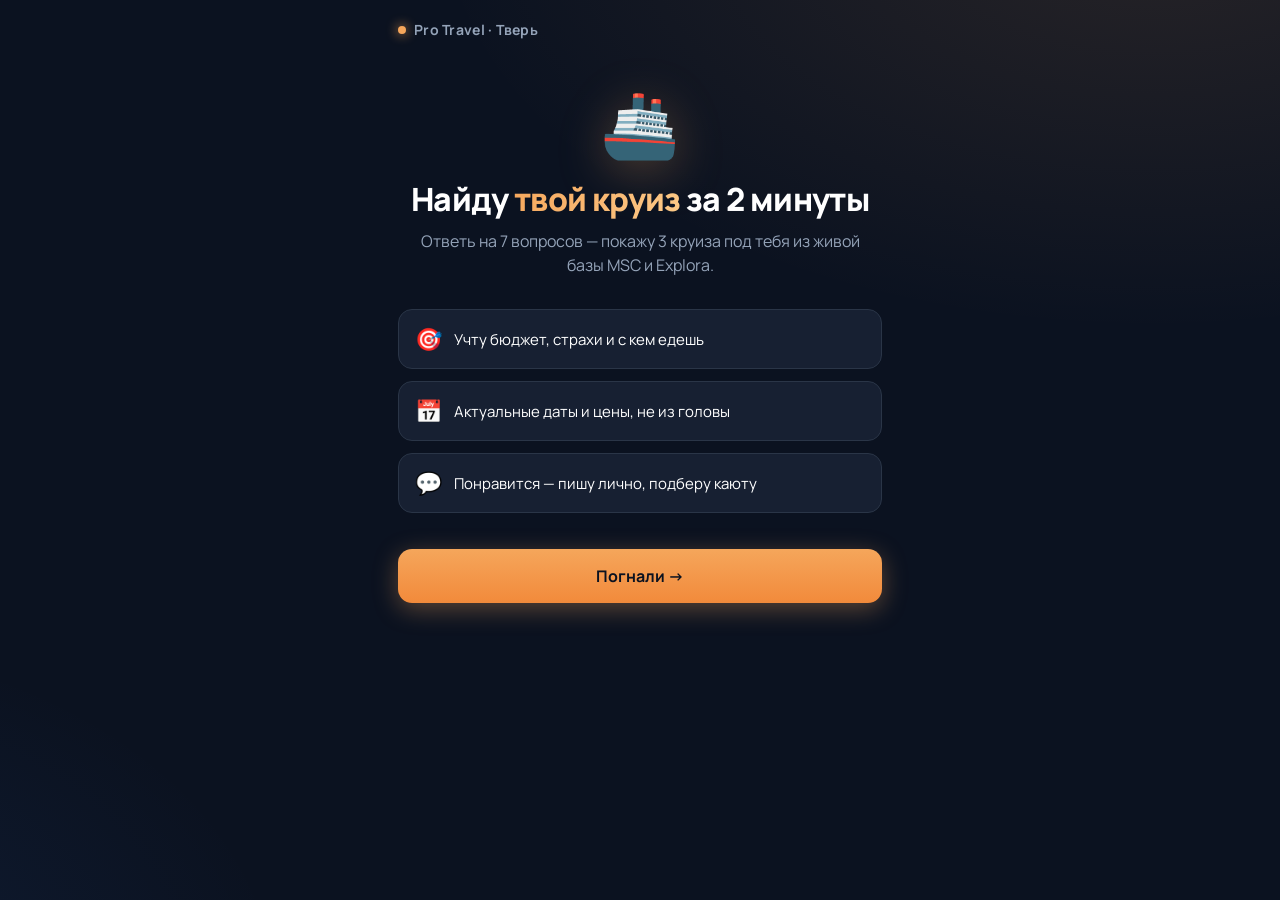
<file: webapp/index.html>
<!DOCTYPE html>
<html lang="ru">
<head>
<meta charset="UTF-8">
<meta name="viewport" content="width=device-width, initial-scale=1, maximum-scale=1, user-scalable=no">
<title>Круиз со мной — Pro Travel</title>
<link rel="preconnect" href="https://fonts.googleapis.com">
<link rel="preconnect" href="https://fonts.gstatic.com" crossorigin>
<link href="https://fonts.googleapis.com/css2?family=Manrope:wght@400;500;600;700;800&display=swap" rel="stylesheet">
<script src="https://telegram.org/js/telegram-web-app.js"></script>
<style>
:root{
  --bg:#0B1220;
  --bg-2:#0F1830;
  --card:#172032;
  --card-2:#1E2A44;
  --line:#2A3547;
  --text:#FFFFFF;
  --muted:#94A3B8;
  --accent:#F5A65B;
  --accent-2:#F28A3B;
  --ok:#4ADE80;
  --danger:#F87171;
}
*{box-sizing:border-box;-webkit-tap-highlight-color:transparent}
html,body{margin:0;padding:0;height:100%;background:var(--bg);color:var(--text);font-family:'Manrope',system-ui,sans-serif;-webkit-font-smoothing:antialiased;overscroll-behavior:none}
body{background:radial-gradient(1200px 700px at 90% -10%,rgba(245,166,91,.12),transparent 60%),radial-gradient(900px 600px at -20% 110%,rgba(59,130,246,.10),transparent 60%),var(--bg)}
#app{max-width:520px;margin:0 auto;min-height:100vh;position:relative;padding:20px 18px 32px;display:flex;flex-direction:column}
.screen{display:none;flex:1;flex-direction:column;animation:fade .35s ease}
.screen.active{display:flex}
@keyframes fade{from{opacity:0;transform:translateY(8px)}to{opacity:1;transform:none}}

/* header + progress */
.top{display:flex;align-items:center;justify-content:space-between;gap:12px;margin-bottom:20px}
.brand{font-weight:700;font-size:14px;letter-spacing:.02em;color:var(--muted);display:flex;align-items:center;gap:8px}
.brand-dot{width:8px;height:8px;border-radius:50%;background:var(--accent);box-shadow:0 0 12px var(--accent)}
.progress{flex:1;height:6px;background:var(--card);border-radius:99px;overflow:hidden;max-width:180px}
.progress-fill{height:100%;background:linear-gradient(90deg,var(--accent),var(--accent-2));border-radius:99px;transition:width .35s ease}
.back-btn{background:none;border:none;color:var(--muted);font-size:15px;cursor:pointer;padding:8px 4px}
.back-btn:disabled{opacity:0}

/* welcome */
.welcome{text-align:center;padding-top:20px}
.welcome-emoji{font-size:64px;margin-bottom:16px;filter:drop-shadow(0 8px 24px rgba(245,166,91,.3))}
.welcome h1{font-size:32px;line-height:1.1;font-weight:800;margin:0 0 12px;letter-spacing:-.02em}
.welcome h1 span{background:linear-gradient(120deg,var(--accent),#FDCB8A);-webkit-background-clip:text;background-clip:text;color:transparent}
.welcome p{color:var(--muted);font-size:16px;line-height:1.5;margin:0 0 32px;padding:0 8px}
.welcome-bullets{display:flex;flex-direction:column;gap:12px;margin-bottom:36px;text-align:left}
.welcome-bullet{background:var(--card);border:1px solid var(--line);padding:14px 16px;border-radius:14px;display:flex;align-items:center;gap:12px;font-size:15px}
.welcome-bullet-emoji{font-size:22px}

/* quiz question */
.qtitle{font-size:24px;font-weight:700;line-height:1.25;margin:8px 0 8px;letter-spacing:-.01em}
.qhint{color:var(--muted);font-size:14px;margin:0 0 22px}
.qhint b{color:var(--accent)}
.options{display:flex;flex-direction:column;gap:10px;flex:1}
.option{background:var(--card);border:1.5px solid var(--line);border-radius:14px;padding:16px;display:flex;align-items:center;gap:14px;cursor:pointer;transition:all .18s ease;text-align:left;font-family:inherit;color:var(--text);font-size:16px;font-weight:500;width:100%}
.option:active{transform:scale(.98)}
.option:hover{border-color:#3A4A66}
.option.selected{background:linear-gradient(180deg,rgba(245,166,91,.15),rgba(245,166,91,.05));border-color:var(--accent);box-shadow:0 4px 20px rgba(245,166,91,.2)}
.option-emoji{font-size:24px;flex-shrink:0}
.option-text{flex:1}
.option-text small{display:block;color:var(--muted);font-size:13px;font-weight:400;margin-top:2px}
.option-check{width:22px;height:22px;border-radius:50%;border:1.5px solid var(--line);flex-shrink:0;display:flex;align-items:center;justify-content:center}
.option.selected .option-check{background:var(--accent);border-color:var(--accent)}
.option.selected .option-check::after{content:"✓";color:#0B1220;font-weight:800;font-size:14px}

/* buttons row */
.actions{display:flex;gap:10px;margin-top:22px;padding-top:12px}
.btn{flex:1;padding:16px;border-radius:14px;border:none;font-family:inherit;font-size:16px;font-weight:700;cursor:pointer;transition:all .18s ease;display:flex;align-items:center;justify-content:center;gap:8px}
.btn:active{transform:scale(.97)}
.btn-primary{background:linear-gradient(180deg,var(--accent),var(--accent-2));color:#0B1220;box-shadow:0 6px 24px rgba(245,166,91,.35)}
.btn-primary:disabled{opacity:.4;box-shadow:none;cursor:not-allowed}
.btn-ghost{background:var(--card);color:var(--muted);flex:0 0 auto;padding:16px 20px}
.btn-full{width:100%}

/* loading */
.loading{flex:1;display:flex;flex-direction:column;align-items:center;justify-content:center;gap:24px;padding:40px 20px}
.spinner{width:56px;height:56px;border-radius:50%;border:3px solid rgba(245,166,91,.2);border-top-color:var(--accent);animation:spin 1s linear infinite}
@keyframes spin{to{transform:rotate(360deg)}}
.loading-text{color:var(--muted);text-align:center;font-size:15px;line-height:1.5}
.loading-text b{color:var(--text);display:block;font-size:18px;margin-bottom:6px;font-weight:700}

/* results */
.results-head{margin-bottom:18px}
.results-head h2{font-size:22px;font-weight:700;margin:0 0 6px}
.results-head p{color:var(--muted);font-size:14px;margin:0}
.cards{display:flex;flex-direction:column;gap:14px}
.card{background:var(--card);border:1px solid var(--line);border-radius:18px;overflow:hidden;cursor:pointer;transition:all .2s ease}
.card:active{transform:scale(.99)}
.card-img{width:100%;height:160px;background:var(--card-2) center/cover no-repeat;position:relative}
.card-img-overlay{position:absolute;inset:0;background:linear-gradient(180deg,rgba(11,18,32,0),rgba(11,18,32,.85));padding:12px;display:flex;align-items:flex-end}
.card-badge{background:rgba(245,166,91,.9);color:#0B1220;font-weight:700;font-size:12px;padding:5px 10px;border-radius:99px;display:inline-block}
.card-body{padding:16px}
.card-title{font-size:17px;font-weight:700;line-height:1.3;margin:0 0 6px}
.card-ship{color:var(--muted);font-size:13px;margin:0 0 12px}
.card-meta{display:flex;gap:16px;color:var(--muted);font-size:13px;margin-bottom:12px}
.card-meta-item{display:flex;align-items:center;gap:6px}
.card-price{display:flex;align-items:baseline;justify-content:space-between;padding-top:12px;border-top:1px solid var(--line)}
.card-price-label{color:var(--muted);font-size:13px}
.card-price-amount{font-size:20px;font-weight:800;color:var(--accent)}

.empty{text-align:center;padding:40px 20px}
.empty-emoji{font-size:56px;margin-bottom:16px}
.empty h3{font-size:18px;margin:0 0 8px}
.empty p{color:var(--muted);font-size:14px;line-height:1.5;margin:0 0 20px}

/* cruise detail modal */
.modal{position:fixed;inset:0;background:rgba(11,18,32,.85);backdrop-filter:blur(6px);z-index:100;display:none;align-items:flex-end;justify-content:center}
.modal.active{display:flex}
.modal-body{background:var(--bg-2);width:100%;max-width:520px;max-height:92vh;border-radius:22px 22px 0 0;overflow-y:auto;animation:slideup .3s ease}
@keyframes slideup{from{transform:translateY(100%)}to{transform:none}}
.modal-close{position:sticky;top:0;background:linear-gradient(180deg,var(--bg-2),transparent);padding:14px 18px 8px;display:flex;justify-content:flex-end;z-index:2}
.modal-close-btn{background:var(--card);border:none;color:var(--text);width:36px;height:36px;border-radius:50%;font-size:18px;cursor:pointer;display:flex;align-items:center;justify-content:center}
.modal-content{padding:0 20px 24px}
.modal-map{width:100%;height:200px;background:var(--card-2) center/cover no-repeat;border-radius:16px;margin-bottom:20px}
.modal-title{font-size:24px;font-weight:800;line-height:1.2;margin:0 0 6px}
.modal-subtitle{color:var(--muted);font-size:14px;margin:0 0 18px}
.info-grid{display:grid;grid-template-columns:1fr 1fr;gap:10px;margin-bottom:22px}
.info-cell{background:var(--card);border-radius:12px;padding:12px 14px}
.info-cell-label{color:var(--muted);font-size:12px;margin-bottom:4px}
.info-cell-value{font-size:15px;font-weight:600}
.section{margin-bottom:22px}
.section h4{font-size:15px;font-weight:700;margin:0 0 10px;color:var(--muted);text-transform:uppercase;letter-spacing:.05em;font-size:12px}
.includes-list{display:flex;flex-direction:column;gap:8px}
.includes-item{color:var(--text);font-size:14px;line-height:1.4;padding-left:22px;position:relative}
.includes-item::before{content:"✓";position:absolute;left:0;color:var(--ok);font-weight:700}
.price-block{background:linear-gradient(140deg,rgba(245,166,91,.12),rgba(245,166,91,.02));border:1px solid rgba(245,166,91,.3);border-radius:16px;padding:18px;margin-bottom:22px}
.price-block-label{color:var(--muted);font-size:13px;margin-bottom:4px}
.price-block-amount{font-size:32px;font-weight:800;color:var(--accent);line-height:1;margin-bottom:6px}
.price-block-hint{color:var(--muted);font-size:12px}

/* success/sent */
.sent{text-align:center;padding:60px 20px}
.sent-emoji{font-size:80px;margin-bottom:20px}
.sent h2{font-size:26px;margin:0 0 12px;font-weight:800}
.sent p{color:var(--muted);font-size:15px;line-height:1.5;margin:0 0 28px}

/* utility */
.pill{display:inline-block;background:var(--card);color:var(--muted);font-size:12px;padding:4px 10px;border-radius:99px;margin-right:6px;margin-bottom:6px}
</style>
</head>
<body>
<div id="app">

<!-- Welcome -->
<div class="screen active" id="s-welcome">
  <div class="top">
    <div class="brand"><span class="brand-dot"></span>Pro Travel · Тверь</div>
  </div>
  <div class="welcome">
    <div class="welcome-emoji">🚢</div>
    <h1>Найду <span>твой круиз</span> за 2 минуты</h1>
    <p>Ответь на 7 вопросов — покажу 3 круиза под тебя из живой базы MSC и Explora.</p>
    <div class="welcome-bullets">
      <div class="welcome-bullet"><span class="welcome-bullet-emoji">🎯</span><div>Учту бюджет, страхи и с кем едешь</div></div>
      <div class="welcome-bullet"><span class="welcome-bullet-emoji">📅</span><div>Актуальные даты и цены, не из головы</div></div>
      <div class="welcome-bullet"><span class="welcome-bullet-emoji">💬</span><div>Понравится — пишу лично, подберу каюту</div></div>
    </div>
    <button class="btn btn-primary btn-full" onclick="Quiz.start()">Погнали →</button>
  </div>
</div>

<!-- Quiz -->
<div class="screen" id="s-quiz">
  <div class="top">
    <button class="back-btn" id="back-btn" onclick="Quiz.back()">← Назад</button>
    <div class="progress"><div class="progress-fill" id="progress-fill" style="width:0%"></div></div>
    <div style="width:60px;text-align:right;color:var(--muted);font-size:13px" id="q-counter">1 / 7</div>
  </div>
  <h2 class="qtitle" id="q-title"></h2>
  <p class="qhint" id="q-hint"></p>
  <div class="options" id="q-options"></div>
  <div class="actions">
    <button class="btn btn-ghost" id="skip-btn" onclick="Quiz.skip()" style="display:none">Пропустить</button>
    <button class="btn btn-primary" id="next-btn" onclick="Quiz.next()" disabled>Дальше →</button>
  </div>
</div>

<!-- Loading -->
<div class="screen" id="s-loading">
  <div class="loading">
    <div class="spinner"></div>
    <div class="loading-text">
      <b id="loading-title">Ищу подходящие круизы...</b>
      <span id="loading-sub">смотрю живую базу MSC + Explora</span>
    </div>
  </div>
</div>

<!-- Results -->
<div class="screen" id="s-results">
  <div class="top">
    <button class="back-btn" onclick="Quiz.restart()">← Пройти заново</button>
    <div class="brand"><span class="brand-dot"></span>Pro Travel</div>
  </div>
  <div class="results-head">
    <h2 id="results-title">Вот 3 варианта под тебя</h2>
    <p id="results-sub"></p>
  </div>
  <div class="cards" id="results-list"></div>
</div>

<!-- Empty results -->
<div class="screen" id="s-empty">
  <div class="top">
    <button class="back-btn" onclick="Quiz.restart()">← Пройти заново</button>
    <div class="brand"><span class="brand-dot"></span>Pro Travel</div>
  </div>
  <div class="empty">
    <div class="empty-emoji">🤔</div>
    <h3>По твоим фильтрам ничего не нашла</h3>
    <p>Давай я подберу вручную — напиши мне в личку, что искала. Я знаю больше, чем видит виджет.</p>
    <button class="btn btn-primary btn-full" onclick="sendManualLead()">Написать Насте</button>
  </div>
</div>

<!-- Sent -->
<div class="screen" id="s-sent">
  <div class="sent">
    <div class="sent-emoji">✨</div>
    <h2>Заявка ушла Насте</h2>
    <p>Свяжусь с тобой в течение дня — покажу актуальные каюты, цены и оформлю бронирование. Спасибо, что доверяешь!</p>
    <button class="btn btn-primary btn-full" onclick="Quiz.restart()">Подобрать ещё круиз</button>
  </div>
</div>

</div>

<!-- Modal -->
<div class="modal" id="modal">
  <div class="modal-body" id="modal-body"></div>
</div>

<script>
// ============ CONFIG ============
const CFG = {
  API: 'https://widget.gocruise.ru/proxy',
  EUR_TO_RUB: 100, // approx, used only for budget filter display
  BOT_USER: 'Malinkina_Anastasiia', // fallback tg link
  BOT_APP: 'TravelAndBusinessBot',
};

// Regions grouped by user-facing direction (curated from PAC regions.list)
const DIRECTIONS = {
  'med': {label:'Средиземка (Италия, Испания, Греция)', regions:[3,25,35,47,62,64,86,87,88,92,134]},
  'north': {label:'Северная Европа (Норвегия, фьорды)', regions:[14,18,43,50,52,58,59,63,69,74]},
  'east': {label:'Восток (Дубай, Азия)', regions:[4,9,29,48,49,57,72,78,79,81]},
  'carib': {label:'Карибы, Америка', regions:[7,26,34,36,39,44,89,93,95,100]},
  'any': {label:'Всё равно, покажи что есть', regions:[]},
};

const DATE_RANGES = {
  'soon': {label:'В ближайший месяц', months:[0,1]},
  '1-3': {label:'Через 1-3 месяца', months:[1,3]},
  '3-6': {label:'Через 3-6 месяцев', months:[3,6]},
  'later': {label:'Позже, планирую заранее', months:[6,18]},
};

const BUDGET = {
  'lo': {label:'До 150 000 ₽ / чел', maxEur:1500},
  'mid': {label:'150 000 - 300 000 ₽', maxEur:3000},
  'hi': {label:'300 000 - 500 000 ₽', maxEur:5000},
  'lux': {label:'От 500 000 ₽ / чел', maxEur:99999},
};

// ============ QUESTIONS ============
const QUESTIONS = [
  {
    key:'company',
    title:'С кем едешь?',
    hint:'От этого зависит тип каюты и услуги на борту',
    type:'single',
    options:[
      {v:'solo', emoji:'🙋‍♀️', label:'Одна / один'},
      {v:'pair', emoji:'💑', label:'С парой'},
      {v:'family', emoji:'👨‍👩‍👧', label:'Семья с детьми', hint:'подскажу лайнеры для детей'},
      {v:'friends', emoji:'👯', label:'С компанией друзей'},
    ],
  },
  {
    key:'when',
    title:'Когда планируешь?',
    hint:'Актуальные круизы под твои даты',
    type:'single',
    options:Object.entries(DATE_RANGES).map(([v,d])=>({v, emoji:'📅', label:d.label})),
  },
  {
    key:'budget',
    title:'Какой бюджет на человека?',
    hint:'Указывай честно — я найду то, что реально подходит',
    type:'single',
    options:Object.entries(BUDGET).map(([v,d])=>({v, emoji:'💰', label:d.label})),
  },
  {
    key:'direction',
    title:'Куда тянет?',
    hint:'Можно "всё равно" — сама выберу самое интересное',
    type:'single',
    options:Object.entries(DIRECTIONS).map(([v,d])=>({v, emoji:'🌍', label:d.label})),
  },
  {
    key:'first',
    title:'Первый круиз в жизни?',
    hint:'Если первый — покажу спокойные маршруты для старта',
    type:'single',
    options:[
      {v:'yes', emoji:'🌟', label:'Да, первый'},
      {v:'no', emoji:'✈️', label:'Нет, ходил(а) раньше'},
    ],
  },
  {
    key:'avoid',
    title:'Что важно избежать?',
    hint:'Можно выбрать <b>несколько</b> или ничего',
    type:'multi',
    options:[
      {v:'seasick', emoji:'🌊', label:'Качку', hint:'спокойные моря, большие лайнеры'},
      {v:'longflight', emoji:'✈️', label:'Долгий перелёт', hint:'вылет из ЕС/России'},
      {v:'transfers', emoji:'🔀', label:'Пересадки'},
      {v:'visa', emoji:'📋', label:'Возню с визой'},
    ],
    skippable:true,
  },
  {
    key:'visa',
    title:'Виза',
    hint:'Опционально — можно пропустить',
    type:'single',
    options:[
      {v:'schengen', emoji:'✅', label:'Есть Шенген'},
      {v:'other', emoji:'📘', label:'Есть другая виза'},
      {v:'none', emoji:'❌', label:'Нет визы'},
      {v:'ready', emoji:'📝', label:'Готова оформить'},
    ],
    skippable:true,
  },
];

// ============ STATE ============
const state = {
  answers:{}, // key -> value(s)
  qIdx:0,
  cruises:[],
  ships:{},
  regions:{},
  cities:{},
  selectedCruise:null,
};

// ============ QUIZ ENGINE ============
const Quiz = {
  start(){
    state.qIdx = 0;
    state.answers = {};
    swap('s-quiz');
    this.render();
  },
  render(){
    const q = QUESTIONS[state.qIdx];
    document.getElementById('q-title').textContent = q.title;
    document.getElementById('q-hint').innerHTML = q.hint;
    document.getElementById('progress-fill').style.width = ((state.qIdx+1)/QUESTIONS.length*100)+'%';
    document.getElementById('q-counter').textContent = `${state.qIdx+1} / ${QUESTIONS.length}`;
    document.getElementById('back-btn').disabled = state.qIdx===0;
    document.getElementById('skip-btn').style.display = q.skippable ? '' : 'none';

    const cur = state.answers[q.key];
    const container = document.getElementById('q-options');
    container.innerHTML = '';
    q.options.forEach(o=>{
      const isSel = q.type==='multi' ? (cur||[]).includes(o.v) : cur===o.v;
      const btn = document.createElement('button');
      btn.className = 'option'+(isSel?' selected':'');
      btn.innerHTML = `
        <span class="option-emoji">${o.emoji}</span>
        <span class="option-text">${o.label}${o.hint?`<small>${o.hint}</small>`:''}</span>
        <span class="option-check"></span>
      `;
      btn.onclick = ()=>Quiz.pick(o.v);
      container.appendChild(btn);
    });
    document.getElementById('next-btn').disabled = !this.canNext();
  },
  pick(v){
    const q = QUESTIONS[state.qIdx];
    if(q.type==='multi'){
      const arr = state.answers[q.key] || [];
      if(arr.includes(v)) state.answers[q.key] = arr.filter(x=>x!==v);
      else state.answers[q.key] = [...arr, v];
    } else {
      state.answers[q.key] = v;
    }
    this.render();
  },
  canNext(){
    const q = QUESTIONS[state.qIdx];
    if(q.skippable) return true;
    if(q.type==='multi') return (state.answers[q.key]||[]).length>0;
    return !!state.answers[q.key];
  },
  next(){
    if(!this.canNext()) return;
    if(state.qIdx < QUESTIONS.length-1){
      state.qIdx++;
      this.render();
    } else {
      Quiz.search();
    }
  },
  skip(){
    if(state.qIdx < QUESTIONS.length-1){
      state.qIdx++;
      this.render();
    } else {
      Quiz.search();
    }
  },
  back(){
    if(state.qIdx>0){ state.qIdx--; this.render(); }
  },
  async search(){
    swap('s-loading');
    try {
      await Search.run();
      if(state.cruises.length===0) swap('s-empty');
      else { swap('s-results'); Results.render(); }
    } catch(e){
      console.error(e);
      swap('s-empty');
    }
  },
  restart(){
    state.qIdx = 0; state.answers = {}; state.cruises = []; state.selectedCruise = null;
    swap('s-welcome');
  },
};

// ============ API ============
const API = {
  async call(action, params={}){
    const url = new URL(CFG.API);
    url.searchParams.set('action', action);
    Object.entries(params).forEach(([k,v])=>{
      if(v===null||v===undefined) return;
      if(Array.isArray(v)) v.forEach(x=>url.searchParams.append(`params[${k}][]`, x));
      else url.searchParams.set(`params[${k}]`, v);
    });
    const r = await fetch(url.toString());
    const j = await r.json();
    return j.data;
  },
  async loadDicts(){
    const [ships, regions, cities] = await Promise.all([
      this.call('ships.list'),
      this.call('regions.list'),
      this.call('cities.list'),
    ]);
    ships.forEach(s => state.ships[s.id] = s);
    regions.forEach(r => state.regions[r.id] = r);
    cities.forEach(c => state.cities[c.id] = c);
  },
};

// ============ SEARCH ============
const Search = {
  async run(){
    if(Object.keys(state.ships).length===0) await API.loadDicts();
    const {dateFrom, dateTill} = this.dateRange();
    // fetch both vendors
    const [msc, exj] = await Promise.all([
      API.call('cruises.find', {dateFrom, dateTill, vendors:'MSC'}).catch(()=>[]),
      API.call('cruises.find', {dateFrom, dateTill, vendors:'EXJ'}).catch(()=>[]),
    ]);
    let all = [...(msc||[]), ...(exj||[])];
    // dedupe by grouping (same cruise different fares)
    const seen = new Set();
    all = all.filter(c=>{
      const k = c.grouping || c.id;
      if(seen.has(k)) return false;
      seen.add(k); return true;
    });
    // score and filter
    all = all.map(c=>({...c, score:this.score(c)})).filter(c=>c.score>-100);
    all.sort((a,b)=>b.score-a.score);
    state.cruises = all.slice(0, 3);
  },
  dateRange(){
    const key = state.answers.when || 'soon';
    const r = DATE_RANGES[key];
    const now = new Date();
    const from = new Date(now); from.setMonth(from.getMonth()+r.months[0]);
    const to = new Date(now); to.setMonth(to.getMonth()+r.months[1]);
    const iso = d=>d.toISOString().slice(0,10);
    return {dateFrom:iso(from), dateTill:iso(to)};
  },
  score(c){
    let s = 0;
    const a = state.answers;
    // direction match
    if(a.direction && a.direction!=='any'){
      const targetRegs = DIRECTIONS[a.direction].regions;
      const has = (c.regions||[]).some(r=>targetRegs.includes(r));
      if(has) s += 50;
      else s -= 200; // strong exclusion
    }
    // budget
    const price = this.getPriceRub(c);
    if(price && a.budget){
      const max = BUDGET[a.budget].maxEur * CFG.EUR_TO_RUB;
      const perPax = price;
      if(perPax <= max) s += 30;
      else if(perPax <= max*1.2) s += 5; // slight tolerance
      else s -= 150;
    }
    // seasick: prefer large ships (ship class not exposed, so prefer non-EXJ Explora=small luxury, MSC=big)
    if((a.avoid||[]).includes('seasick')){
      if(c.vendor==='MSC') s += 8;
      // prefer summer months (calmer)
      const m = new Date(c.date).getMonth()+1;
      if(m>=5 && m<=9) s += 5;
    }
    // visa concerns
    if((a.avoid||[]).includes('visa') || a.visa==='none'){
      // Emirates/Turkey/Asia friendlier
      const easy = [4,17,29,48,49,57,72,78,79];
      const has = (c.regions||[]).some(r=>easy.includes(r));
      if(has) s += 20;
    }
    // first cruise: 7 nights sweet spot
    if(a.first==='yes'){
      if(c.nights>=6 && c.nights<=8) s += 15;
      if(c.nights>14) s -= 10;
    }
    // long flight avoidance: prefer flight-included or EU ports
    if((a.avoid||[]).includes('longflight')){
      if(c.flight) s += 10;
    }
    // slight bonus for having a map (nicer card)
    if(c.map) s += 2;
    // recency (sooner is more relevant if soon)
    if(a.when==='soon'){
      const days = (new Date(c.date) - new Date())/(1000*60*60*24);
      if(days<60) s += 10;
    }
    return s;
  },
  getPriceRub(c){
    const fares = c.priceInfo?.fares || [];
    if(!fares.length) return null;
    // find cheapest fare with grossPriceAmount
    const prices = fares.map(f=>f.grossPriceAmount).filter(p=>p>0);
    if(!prices.length) return null;
    const paxNum = fares[0].paxNum || 2;
    const totalEur = Math.min(...prices);
    const perPaxEur = totalEur / paxNum;
    return perPaxEur * CFG.EUR_TO_RUB;
  },
};

// ============ RESULTS ============
const Results = {
  render(){
    const list = document.getElementById('results-list');
    list.innerHTML = '';
    state.cruises.forEach(c=>{
      const ship = state.ships[c.ships?.[0]];
      const portFrom = state.cities[c.departurePort]?.title || '';
      const portTo = state.cities[c.destinationPort]?.title || '';
      const price = Search.getPriceRub(c);
      const priceStr = price ? this.formatPrice(price) : 'от запроса';
      const img = c.map || c.mapVendor || '';
      const dateStr = this.formatDate(c.date);
      const el = document.createElement('div');
      el.className = 'card';
      el.onclick = ()=>Modal.open(c);
      el.innerHTML = `
        <div class="card-img" style="background-image:url('${img}')">
          <div class="card-img-overlay">
            <span class="card-badge">${c.vendor==='MSC'?'MSC':'Explora'}</span>
          </div>
        </div>
        <div class="card-body">
          <h3 class="card-title">${c.title}</h3>
          <p class="card-ship">${ship?.title || ''}</p>
          <div class="card-meta">
            <span class="card-meta-item">📅 ${dateStr}</span>
            <span class="card-meta-item">🌙 ${c.nights} ночей</span>
          </div>
          <div class="card-meta" style="margin-bottom:0">
            <span class="card-meta-item" style="flex:1">📍 ${portFrom}${portTo && portTo!==portFrom?' → '+portTo:''}</span>
          </div>
          <div class="card-price">
            <span class="card-price-label">от</span>
            <span class="card-price-amount">${priceStr}</span>
          </div>
        </div>
      `;
      list.appendChild(el);
    });
    // subtitle with reasoning
    const dir = state.answers.direction && state.answers.direction!=='any' ? DIRECTIONS[state.answers.direction].label.split(' (')[0] : 'разные направления';
    const when = state.answers.when ? DATE_RANGES[state.answers.when].label.toLowerCase() : '';
    document.getElementById('results-sub').textContent = `${dir}, ${when}. Тапни на карточку — покажу детали.`;
  },
  formatPrice(rub){
    if(rub>=1000000) return `${(rub/1000000).toFixed(1)} млн ₽`;
    return `${Math.round(rub/1000)} 000 ₽`;
  },
  formatDate(iso){
    const d = new Date(iso);
    const months = ['янв','фев','мар','апр','мая','июн','июл','авг','сен','окт','ноя','дек'];
    return `${d.getDate()} ${months[d.getMonth()]}`;
  },
};

// ============ MODAL ============
const Modal = {
  open(c){
    state.selectedCruise = c;
    const ship = state.ships[c.ships?.[0]];
    const portFrom = state.cities[c.departurePort]?.title || '—';
    const portTo = state.cities[c.destinationPort]?.title || '—';
    const price = Search.getPriceRub(c);
    const priceStr = price ? Results.formatPrice(price) : 'по запросу';
    const img = c.map || c.mapVendor || '';
    const includes = (c.priceInfo?.priceIncludes || []).slice(0,5);
    const body = document.getElementById('modal-body');
    body.innerHTML = `
      <div class="modal-close"><button class="modal-close-btn" onclick="Modal.close()">✕</button></div>
      <div class="modal-content">
        ${img?`<div class="modal-map" style="background-image:url('${img}')"></div>`:''}
        <h2 class="modal-title">${c.title}</h2>
        <p class="modal-subtitle">${ship?.title || ''} · ${c.vendor==='MSC'?'MSC Cruises':'Explora Journeys'}</p>

        <div class="price-block">
          <div class="price-block-label">Стоимость от</div>
          <div class="price-block-amount">${priceStr}</div>
          <div class="price-block-hint">на человека при 2-местном размещении, курс приблизительный</div>
        </div>

        <div class="info-grid">
          <div class="info-cell"><div class="info-cell-label">Дата старта</div><div class="info-cell-value">${Results.formatDate(c.date)} ${new Date(c.date).getFullYear()}</div></div>
          <div class="info-cell"><div class="info-cell-label">Длительность</div><div class="info-cell-value">${c.nights} ночей</div></div>
          <div class="info-cell"><div class="info-cell-label">Порт вылета</div><div class="info-cell-value">${portFrom}</div></div>
          <div class="info-cell"><div class="info-cell-label">Порт прихода</div><div class="info-cell-value">${portTo}</div></div>
        </div>

        ${includes.length?`
        <div class="section">
          <h4>Что включено</h4>
          <div class="includes-list">
            ${includes.map(i=>`<div class="includes-item">${stripHtml(i)}</div>`).join('')}
          </div>
        </div>`:''}

        <button class="btn btn-primary btn-full" onclick="sendLead()">Хочу этот круиз →</button>
        <button class="btn" style="width:100%;background:transparent;color:var(--muted);margin-top:8px;padding:12px" onclick="Modal.close()">Закрыть</button>
      </div>
    `;
    document.getElementById('modal').classList.add('active');
  },
  close(){ document.getElementById('modal').classList.remove('active'); },
};

// ============ LEAD SUBMISSION ============
function summarizeAnswers(){
  const a = state.answers;
  const parts = [];
  const map = {
    company:{solo:'одна',pair:'пара',family:'семья с детьми',friends:'компания'},
    when:{soon:'ближайший месяц','1-3':'1-3 мес','3-6':'3-6 мес',later:'заранее'},
    budget:{lo:'до 150к ₽',mid:'150-300к ₽',hi:'300-500к ₽',lux:'от 500к ₽'},
    direction:{med:'Средиземка',north:'Северная Европа',east:'Восток',carib:'Карибы',any:'не важно'},
    first:{yes:'первый круиз',no:'уже ходил(а)'},
    visa:{schengen:'есть Шенген',other:'есть виза',none:'нет визы',ready:'готова оформить'},
  };
  if(a.company) parts.push(`С кем: ${map.company[a.company]}`);
  if(a.when) parts.push(`Когда: ${map.when[a.when]}`);
  if(a.budget) parts.push(`Бюджет: ${map.budget[a.budget]}`);
  if(a.direction) parts.push(`Куда: ${map.direction[a.direction]}`);
  if(a.first) parts.push(a.first==='yes'?'Первый круиз':'Не первый');
  if((a.avoid||[]).length){
    const av = {seasick:'качка',longflight:'долгий перелёт',transfers:'пересадки',visa:'визы'};
    parts.push(`Избегает: ${a.avoid.map(x=>av[x]).join(', ')}`);
  }
  if(a.visa) parts.push(`Виза: ${map.visa[a.visa]}`);
  return parts.join('\n');
}

function sendLead(){
  const c = state.selectedCruise;
  const payload = {
    type:'cruise_lead',
    cruise:{id:c.id, title:c.title, date:c.date, nights:c.nights, vendor:c.vendor, num:c.num},
    profile:state.answers,
  };
  const tg = window.Telegram?.WebApp;
  if(tg && tg.initData){
    // Real mini-app context — send to bot
    tg.sendData(JSON.stringify(payload));
    tg.close();
  } else {
    // Fallback: open tg chat with prefilled message
    const text = `Хочу этот круиз:\n\n🚢 ${c.title}\n📅 ${c.date}, ${c.nights} ночей\n\n${summarizeAnswers()}`;
    window.open(`https://t.me/${CFG.BOT_USER}?text=${encodeURIComponent(text)}`, '_blank');
    swap('s-sent');
  }
}

function sendManualLead(){
  const payload = {type:'manual_lead', profile:state.answers};
  const tg = window.Telegram?.WebApp;
  if(tg && tg.initData){ tg.sendData(JSON.stringify(payload)); tg.close(); }
  else {
    const text = `Хочу круиз, но виджет ничего не показал.\n\n${summarizeAnswers()}`;
    window.open(`https://t.me/${CFG.BOT_USER}?text=${encodeURIComponent(text)}`, '_blank');
    swap('s-sent');
  }
}

// ============ UTIL ============
function swap(id){
  document.querySelectorAll('.screen').forEach(s=>s.classList.remove('active'));
  document.getElementById(id).classList.add('active');
  window.scrollTo(0,0);
}
function stripHtml(s){ return String(s).replace(/<[^>]+>/g,'').trim(); }

// ============ INIT ============
document.addEventListener('DOMContentLoaded', ()=>{
  const tg = window.Telegram?.WebApp;
  if(tg){
    tg.expand();
    tg.setHeaderColor('#0B1220');
    tg.setBackgroundColor('#0B1220');
    tg.ready();
  }
});
</script>
</body>
</html>
</file>
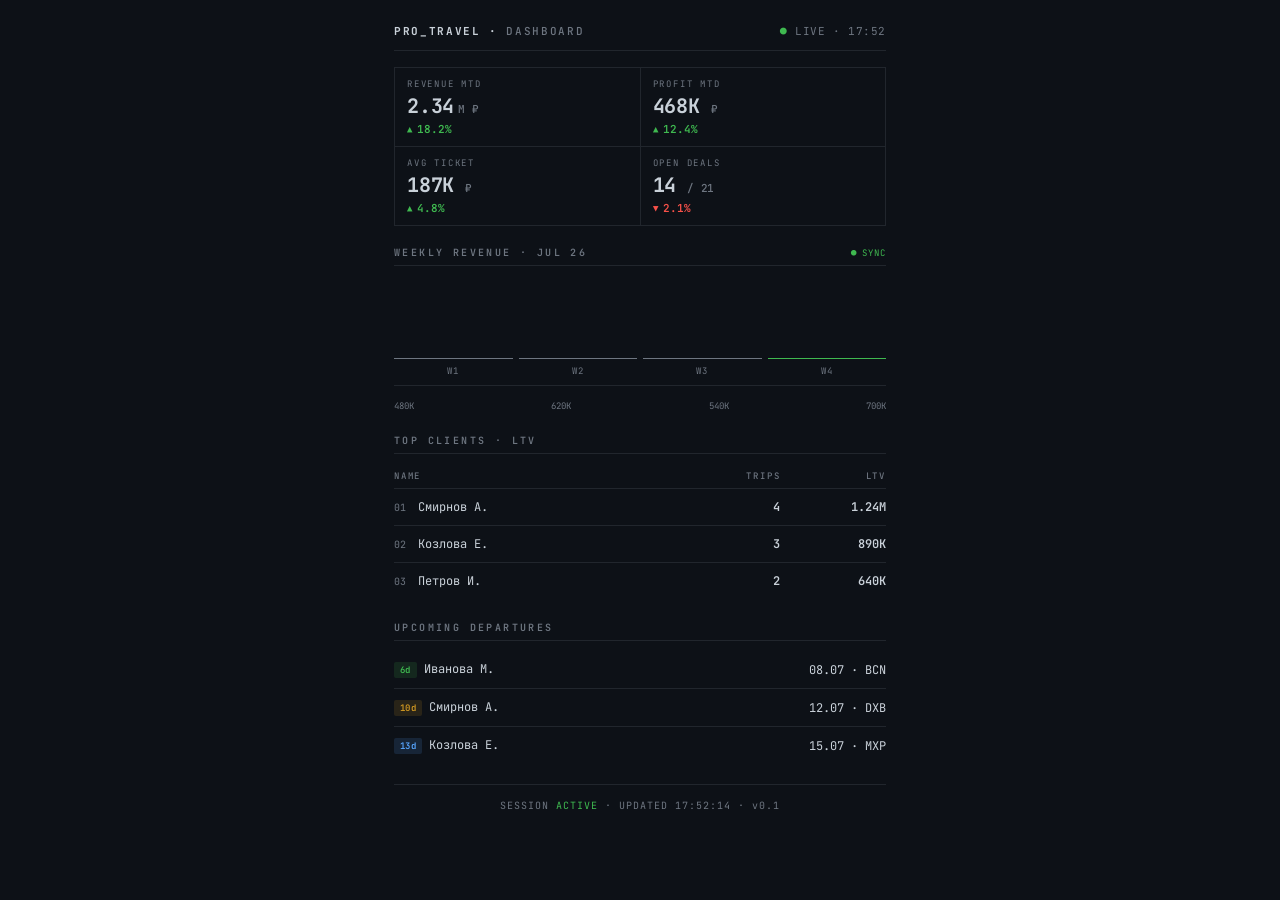
<file: dashboards/1.html>
<!DOCTYPE html>
<html lang="ru"><head><meta charset="UTF-8">
<meta name="viewport" content="width=device-width, initial-scale=1, maximum-scale=1, user-scalable=no">
<title>1 · Терминал</title>
<link href="https://fonts.googleapis.com/css2?family=JetBrains+Mono:wght@400;500;600;700&family=Inter:wght@500;600&display=swap" rel="stylesheet">
<style>
:root{--bg:#0D1117;--bg-2:#161B22;--card:#0D1117;--line:#21262D;--text:#C9D1D9;--muted:#6E7681;--green:#3FB950;--red:#F85149;--yellow:#D29922;--blue:#58A6FF}
*{box-sizing:border-box;margin:0;padding:0}
html,body{background:var(--bg);color:var(--text);font-family:'JetBrains Mono',monospace;-webkit-font-smoothing:antialiased;font-size:13px}
#app{max-width:520px;margin:0 auto;padding:16px 14px 40px}

.hdr{display:flex;justify-content:space-between;align-items:center;padding:8px 0 12px;border-bottom:1px solid var(--line);margin-bottom:16px}
.hdr-title{font-weight:700;font-size:11px;letter-spacing:.15em;color:var(--text);text-transform:uppercase}
.hdr-title span{color:var(--muted);font-weight:500}
.hdr-time{color:var(--muted);font-size:11px;letter-spacing:.05em}
.hdr-time b{color:var(--green);font-weight:600}

.tick-row{display:grid;grid-template-columns:1fr 1fr;gap:1px;background:var(--line);border:1px solid var(--line);margin-bottom:14px}
.tick{background:var(--bg);padding:10px 12px}
.tick-lbl{color:var(--muted);font-size:9px;letter-spacing:.2em;text-transform:uppercase;margin-bottom:6px}
.tick-val{font-size:20px;font-weight:700;color:var(--text);line-height:1;letter-spacing:-.01em}
.tick-val small{font-size:11px;color:var(--muted);font-weight:500;margin-left:4px}
.tick-delta{font-size:11px;margin-top:6px;font-weight:600}
.tick-delta.up{color:var(--green)}
.tick-delta.down{color:var(--red)}
.tick-delta::before{content:"▲ ";font-size:9px}
.tick-delta.down::before{content:"▼ "}

.section{margin-bottom:16px}
.section-hdr{display:flex;justify-content:space-between;align-items:center;padding:6px 0;border-bottom:1px solid var(--line);margin-bottom:10px}
.section-title{font-size:10px;letter-spacing:.24em;color:var(--muted);text-transform:uppercase;font-weight:600}
.section-refresh{color:var(--green);font-size:9px;letter-spacing:.1em}
.section-refresh::before{content:"● ";animation:blink 1.5s ease-in-out infinite}
@keyframes blink{50%{opacity:.4}}

.bars{display:flex;align-items:flex-end;gap:6px;height:110px;padding:8px 0;border-bottom:1px solid var(--line);margin-bottom:10px}
.bar-col{flex:1;display:flex;flex-direction:column;align-items:center;gap:6px}
.bar{width:100%;background:var(--green);border-top:1px solid rgba(63,185,80,.4);transition:all .3s ease;position:relative}
.bar.dim{background:var(--muted);border-top-color:rgba(110,118,129,.4)}
.bar-lbl{font-size:9px;color:var(--muted);letter-spacing:.1em}
.bars-scale{display:flex;justify-content:space-between;color:var(--muted);font-size:9px;padding-top:4px}

.tbl{width:100%;border-collapse:collapse;font-size:12px}
.tbl th{text-align:left;color:var(--muted);font-weight:500;font-size:9px;letter-spacing:.2em;text-transform:uppercase;padding:6px 0;border-bottom:1px solid var(--line)}
.tbl th.r{text-align:right}
.tbl td{padding:10px 0;border-bottom:1px solid var(--line);vertical-align:middle}
.tbl td.r{text-align:right}
.tbl td.mono{font-variant-numeric:tabular-nums;font-weight:600}
.tbl tr:last-child td{border-bottom:none}
.name-cell{display:flex;align-items:center;gap:8px}
.name-idx{color:var(--muted);font-size:10px;min-width:16px}
.chip{display:inline-block;background:rgba(63,185,80,.14);color:var(--green);font-size:9px;padding:2px 6px;border-radius:2px;letter-spacing:.05em;font-weight:600}
.chip.y{background:rgba(210,153,34,.14);color:var(--yellow)}
.chip.b{background:rgba(88,166,255,.14);color:var(--blue)}

.foot{margin-top:20px;padding-top:14px;border-top:1px solid var(--line);color:var(--muted);font-size:10px;letter-spacing:.1em;text-align:center}
.foot span{color:var(--green)}
</style></head>
<body><div id="app">
<div class="hdr"><div class="hdr-title">PRO_TRAVEL · <span>DASHBOARD</span></div><div class="hdr-time"><b>●</b> LIVE · 17:52</div></div>

<div class="tick-row">
  <div class="tick"><div class="tick-lbl">Revenue MTD</div><div class="tick-val">2.34<small>M ₽</small></div><div class="tick-delta up">18.2%</div></div>
  <div class="tick"><div class="tick-lbl">Profit MTD</div><div class="tick-val">468K<small> ₽</small></div><div class="tick-delta up">12.4%</div></div>
  <div class="tick"><div class="tick-lbl">Avg Ticket</div><div class="tick-val">187K<small> ₽</small></div><div class="tick-delta up">4.8%</div></div>
  <div class="tick"><div class="tick-lbl">Open Deals</div><div class="tick-val">14<small> / 21</small></div><div class="tick-delta down">2.1%</div></div>
</div>

<div class="section">
  <div class="section-hdr"><div class="section-title">Weekly Revenue · Jul 26</div><div class="section-refresh">SYNC</div></div>
  <div class="bars">
    <div class="bar-col"><div class="bar dim" style="height:55%"></div><div class="bar-lbl">W1</div></div>
    <div class="bar-col"><div class="bar dim" style="height:72%"></div><div class="bar-lbl">W2</div></div>
    <div class="bar-col"><div class="bar dim" style="height:62%"></div><div class="bar-lbl">W3</div></div>
    <div class="bar-col"><div class="bar" style="height:88%"></div><div class="bar-lbl">W4</div></div>
  </div>
  <div class="bars-scale"><span>480K</span><span>620K</span><span>540K</span><span>700K</span></div>
</div>

<div class="section">
  <div class="section-hdr"><div class="section-title">Top Clients · LTV</div></div>
  <table class="tbl">
    <thead><tr><th>Name</th><th class="r">Trips</th><th class="r">LTV</th></tr></thead>
    <tbody>
      <tr><td><span class="name-cell"><span class="name-idx">01</span>Смирнов А.</span></td><td class="r mono">4</td><td class="r mono">1.24M</td></tr>
      <tr><td><span class="name-cell"><span class="name-idx">02</span>Козлова Е.</span></td><td class="r mono">3</td><td class="r mono">890K</td></tr>
      <tr><td><span class="name-cell"><span class="name-idx">03</span>Петров И.</span></td><td class="r mono">2</td><td class="r mono">640K</td></tr>
    </tbody>
  </table>
</div>

<div class="section">
  <div class="section-hdr"><div class="section-title">Upcoming Departures</div></div>
  <table class="tbl">
    <tbody>
      <tr><td><span class="chip">6d</span> Иванова М.</td><td class="r">08.07 · BCN</td></tr>
      <tr><td><span class="chip y">10d</span> Смирнов А.</td><td class="r">12.07 · DXB</td></tr>
      <tr><td><span class="chip b">13d</span> Козлова Е.</td><td class="r">15.07 · MXP</td></tr>
    </tbody>
  </table>
</div>

<div class="foot">SESSION <span>ACTIVE</span> · UPDATED 17:52:14 · v0.1</div>
</div></body></html>
</file>
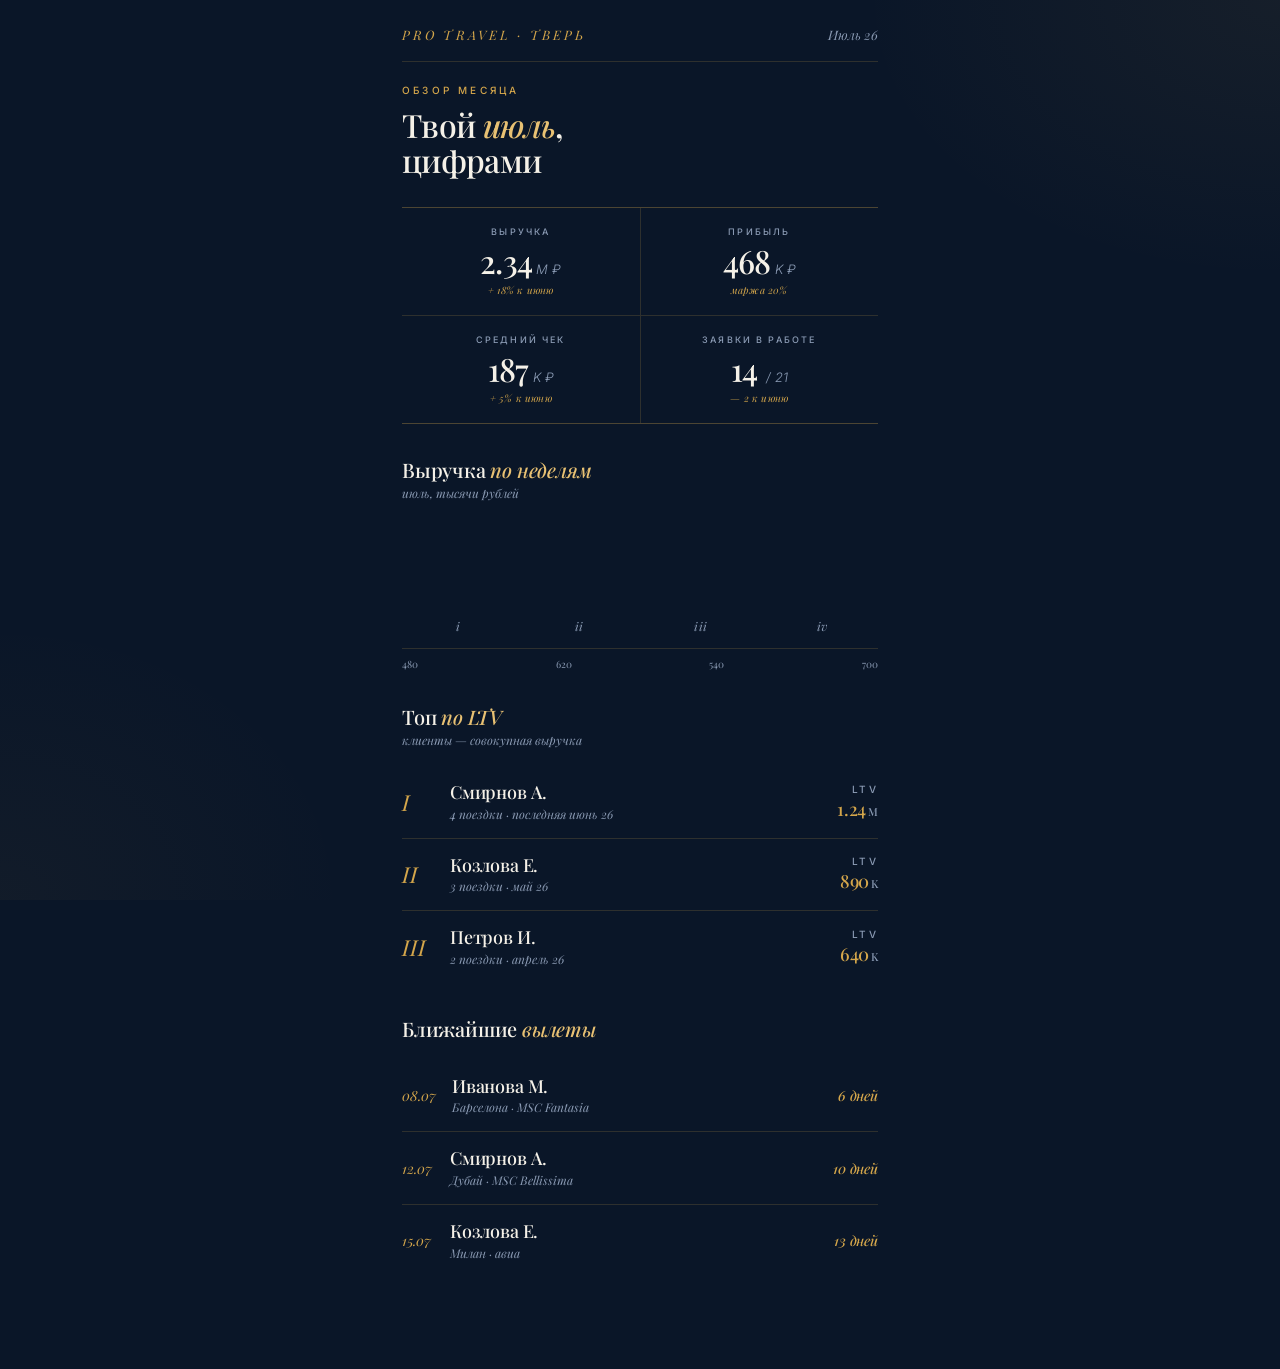
<file: dashboards/2.html>
<!DOCTYPE html>
<html lang="ru"><head><meta charset="UTF-8">
<meta name="viewport" content="width=device-width, initial-scale=1, maximum-scale=1, user-scalable=no">
<title>2 · Люкс</title>
<link href="https://fonts.googleapis.com/css2?family=Playfair+Display:ital,wght@0,400;0,500;0,600;1,400;1,500&family=Inter:wght@300;400;500;600&display=swap" rel="stylesheet">
<style>
:root{--bg:#0A1628;--card:#152540;--line:rgba(212,166,75,.18);--line-2:rgba(212,166,75,.32);--gold:#D4A64B;--gold-2:#E8C173;--cream:#F5F1E8;--muted:#8B9BB4}
*{box-sizing:border-box;margin:0;padding:0}
html,body{background:var(--bg);color:var(--cream);font-family:'Inter',sans-serif;-webkit-font-smoothing:antialiased}
body{background:radial-gradient(600px 400px at 100% 0%,rgba(212,166,75,.06),transparent 70%),radial-gradient(500px 400px at 0% 100%,rgba(212,166,75,.04),transparent 70%),var(--bg);background-attachment:fixed;min-height:100%}
#app{max-width:520px;margin:0 auto;padding:26px 22px 60px}
.serif{font-family:'Playfair Display',serif}
.eyebrow{font-size:10px;letter-spacing:.32em;color:var(--gold);text-transform:uppercase;font-weight:500}

.hd{display:flex;justify-content:space-between;align-items:center;margin-bottom:22px;padding-bottom:18px;border-bottom:1px solid var(--line)}
.hd-brand{font-family:'Playfair Display',serif;font-size:13px;letter-spacing:.24em;color:var(--gold);text-transform:uppercase;font-style:italic}
.hd-date{color:var(--muted);font-family:'Playfair Display',serif;font-style:italic;font-size:13px}

.headline{margin:14px 0 30px}
.headline-e{margin-bottom:12px}
.headline-h{font-family:'Playfair Display',serif;font-size:32px;line-height:1.08;letter-spacing:-.02em;font-weight:500;color:var(--cream)}
.headline-h em{font-style:italic;color:var(--gold-2)}

.kpi{display:grid;grid-template-columns:1fr 1fr;gap:1px;background:var(--line);border-top:1px solid var(--line);border-bottom:1px solid var(--line);margin-bottom:32px}
.kpi-cell{background:var(--bg);padding:18px 6px;text-align:center}
.kpi-lbl{font-size:9px;letter-spacing:.24em;color:var(--muted);text-transform:uppercase;margin-bottom:8px;font-weight:500}
.kpi-val{font-family:'Playfair Display',serif;font-size:32px;color:var(--cream);letter-spacing:-.02em;font-weight:500;line-height:1}
.kpi-val small{font-size:13px;color:var(--muted);font-style:italic;font-family:'Inter',sans-serif;font-weight:300;margin-left:4px;letter-spacing:0}
.kpi-delta{font-size:10px;color:var(--gold);letter-spacing:.02em;margin-top:6px;font-style:italic;font-family:'Playfair Display',serif}

.section{margin-bottom:32px}
.sec-hd{margin-bottom:18px}
.sec-title{font-family:'Playfair Display',serif;font-size:20px;font-weight:500;letter-spacing:-.01em}
.sec-title em{font-style:italic;color:var(--gold-2)}
.sec-sub{color:var(--muted);font-size:12px;font-style:italic;font-family:'Playfair Display',serif;margin-top:2px}

.chart{display:flex;align-items:flex-end;gap:10px;height:130px;padding:10px 0 14px;border-bottom:1px solid var(--line)}
.chart-col{flex:1;display:flex;flex-direction:column;align-items:center;gap:8px}
.chart-bar{width:100%;background:linear-gradient(180deg,var(--gold-2),var(--gold));border-radius:0}
.chart-lbl{font-family:'Playfair Display',serif;font-style:italic;color:var(--muted);font-size:12px;letter-spacing:.02em}
.chart-scale{display:flex;justify-content:space-between;color:var(--muted);font-size:10px;padding:8px 0 0;font-variant-numeric:tabular-nums;font-family:'Playfair Display',serif}

.list{display:flex;flex-direction:column}
.li{display:flex;align-items:center;gap:16px;padding:16px 0;border-bottom:1px solid var(--line)}
.li:last-child{border-bottom:none}
.li-num{font-family:'Playfair Display',serif;font-style:italic;color:var(--gold);font-size:22px;font-weight:400;min-width:32px}
.li-body{flex:1}
.li-name{font-family:'Playfair Display',serif;font-size:18px;font-weight:500;letter-spacing:-.01em;line-height:1.2}
.li-meta{color:var(--muted);font-size:12px;font-style:italic;font-family:'Playfair Display',serif;margin-top:2px}
.li-val{font-family:'Playfair Display',serif;color:var(--gold);font-size:18px;letter-spacing:-.01em;font-weight:500;text-align:right}
.li-val small{display:block;font-size:10px;color:var(--muted);letter-spacing:.24em;text-transform:uppercase;font-family:'Inter',sans-serif;font-weight:500;font-style:normal;margin-bottom:2px}
</style></head>
<body><div id="app">
<div class="hd"><div class="hd-brand">Pro Travel · Тверь</div><div class="hd-date">Июль 26</div></div>

<div class="headline">
  <div class="headline-e eyebrow">Обзор месяца</div>
  <div class="headline-h">Твой <em>июль</em>,<br>цифрами</div>
</div>

<div class="kpi">
  <div class="kpi-cell"><div class="kpi-lbl">Выручка</div><div class="kpi-val">2.34<small>M ₽</small></div><div class="kpi-delta">+ 18% к июню</div></div>
  <div class="kpi-cell"><div class="kpi-lbl">Прибыль</div><div class="kpi-val">468<small>K ₽</small></div><div class="kpi-delta">маржа 20%</div></div>
  <div class="kpi-cell"><div class="kpi-lbl">Средний чек</div><div class="kpi-val">187<small>K ₽</small></div><div class="kpi-delta">+ 5% к июню</div></div>
  <div class="kpi-cell"><div class="kpi-lbl">Заявки в работе</div><div class="kpi-val">14<small> / 21</small></div><div class="kpi-delta">— 2 к июню</div></div>
</div>

<div class="section">
  <div class="sec-hd"><div class="sec-title">Выручка <em>по неделям</em></div><div class="sec-sub">июль, тысячи рублей</div></div>
  <div class="chart">
    <div class="chart-col"><div class="chart-bar" style="height:55%"></div><div class="chart-lbl">i</div></div>
    <div class="chart-col"><div class="chart-bar" style="height:72%"></div><div class="chart-lbl">ii</div></div>
    <div class="chart-col"><div class="chart-bar" style="height:62%"></div><div class="chart-lbl">iii</div></div>
    <div class="chart-col"><div class="chart-bar" style="height:88%"></div><div class="chart-lbl">iv</div></div>
  </div>
  <div class="chart-scale"><span>480</span><span>620</span><span>540</span><span>700</span></div>
</div>

<div class="section">
  <div class="sec-hd"><div class="sec-title">Топ <em>по LTV</em></div><div class="sec-sub">клиенты — совокупная выручка</div></div>
  <div class="list">
    <div class="li"><div class="li-num">I</div><div class="li-body"><div class="li-name">Смирнов А.</div><div class="li-meta">4 поездки · последняя июнь 26</div></div><div class="li-val"><small>LTV</small>1.24<span style="font-size:11px;color:var(--muted);margin-left:2px">M</span></div></div>
    <div class="li"><div class="li-num">II</div><div class="li-body"><div class="li-name">Козлова Е.</div><div class="li-meta">3 поездки · май 26</div></div><div class="li-val"><small>LTV</small>890<span style="font-size:11px;color:var(--muted);margin-left:2px">K</span></div></div>
    <div class="li"><div class="li-num">III</div><div class="li-body"><div class="li-name">Петров И.</div><div class="li-meta">2 поездки · апрель 26</div></div><div class="li-val"><small>LTV</small>640<span style="font-size:11px;color:var(--muted);margin-left:2px">K</span></div></div>
  </div>
</div>

<div class="section">
  <div class="sec-hd"><div class="sec-title">Ближайшие <em>вылеты</em></div></div>
  <div class="list">
    <div class="li"><div class="li-num" style="font-size:14px">08.07</div><div class="li-body"><div class="li-name">Иванова М.</div><div class="li-meta">Барселона · MSC Fantasia</div></div><div class="li-val" style="font-family:'Playfair Display',serif;font-style:italic;font-size:14px">6 дней</div></div>
    <div class="li"><div class="li-num" style="font-size:14px">12.07</div><div class="li-body"><div class="li-name">Смирнов А.</div><div class="li-meta">Дубай · MSC Bellissima</div></div><div class="li-val" style="font-family:'Playfair Display',serif;font-style:italic;font-size:14px">10 дней</div></div>
    <div class="li"><div class="li-num" style="font-size:14px">15.07</div><div class="li-body"><div class="li-name">Козлова Е.</div><div class="li-meta">Милан · авиа</div></div><div class="li-val" style="font-family:'Playfair Display',serif;font-style:italic;font-size:14px">13 дней</div></div>
  </div>
</div>
</div></body></html>
</file>
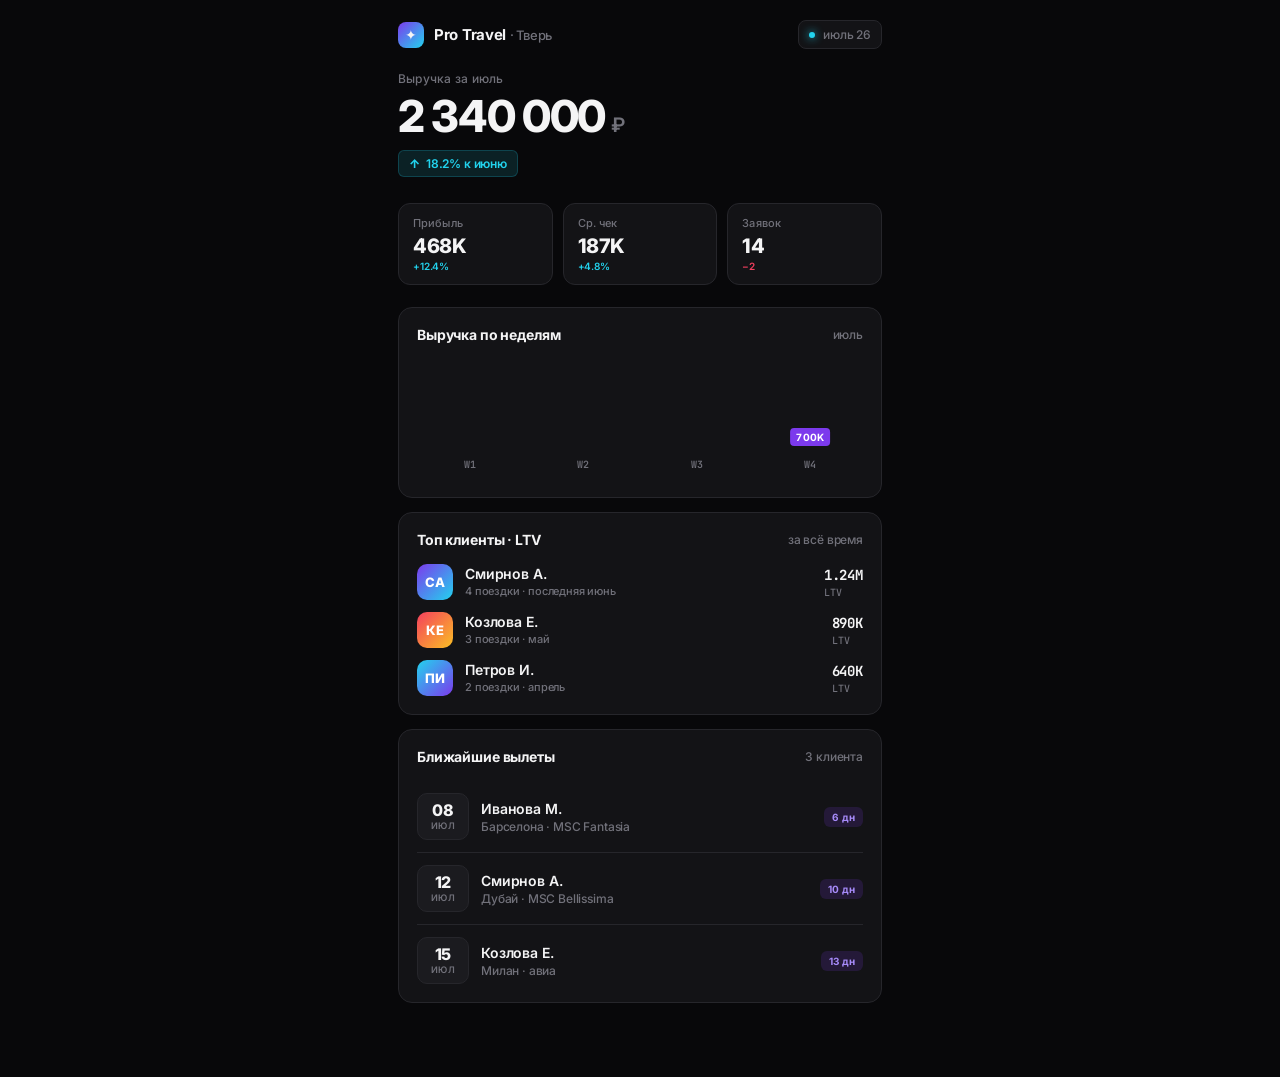
<file: dashboards/3.html>
<!DOCTYPE html>
<html lang="ru"><head><meta charset="UTF-8">
<meta name="viewport" content="width=device-width, initial-scale=1, maximum-scale=1, user-scalable=no">
<title>3 · Linear</title>
<link href="https://fonts.googleapis.com/css2?family=Inter:wght@400;500;600;700;800&family=JetBrains+Mono:wght@500;600&display=swap" rel="stylesheet">
<style>
:root{--bg:#08080A;--card:#131316;--card-2:#1B1B1F;--line:#26262B;--text:#F4F4F5;--muted:#71717A;--accent:#7C3AED;--accent-2:#A78BFA;--green:#22D3EE;--red:#F43F5E;--yellow:#FBBF24}
*{box-sizing:border-box;margin:0;padding:0}
html,body{background:var(--bg);color:var(--text);font-family:'Inter',sans-serif;-webkit-font-smoothing:antialiased;letter-spacing:-.01em}
#app{max-width:520px;margin:0 auto;padding:20px 18px 60px}

.top{display:flex;justify-content:space-between;align-items:center;margin-bottom:22px}
.top-left{display:flex;align-items:center;gap:10px}
.logo{width:26px;height:26px;background:linear-gradient(135deg,var(--accent),var(--green));border-radius:8px;display:flex;align-items:center;justify-content:center;font-size:14px}
.brand{font-weight:700;font-size:15px;letter-spacing:-.02em}
.brand small{color:var(--muted);font-weight:500;margin-left:4px;font-size:13px}
.top-menu{display:flex;align-items:center;gap:8px;background:var(--card);padding:6px 10px;border-radius:8px;border:1px solid var(--line);color:var(--muted);font-size:12px;font-weight:500}
.top-menu::before{content:"";width:6px;height:6px;background:var(--green);border-radius:50%;box-shadow:0 0 8px var(--green)}

.hero{margin-bottom:26px}
.hero-lbl{color:var(--muted);font-size:12px;font-weight:500;margin-bottom:8px;letter-spacing:.02em}
.hero-num{font-size:44px;font-weight:800;letter-spacing:-.03em;line-height:1;margin-bottom:12px}
.hero-num small{font-size:20px;color:var(--muted);font-weight:600;margin-left:6px}
.hero-delta{display:inline-flex;align-items:center;gap:6px;background:rgba(34,211,238,.12);color:var(--green);font-size:12px;font-weight:600;padding:5px 10px;border-radius:6px;border:1px solid rgba(34,211,238,.2)}
.hero-delta::before{content:"↑";font-weight:800}

.grid3{display:grid;grid-template-columns:repeat(3,1fr);gap:10px;margin-bottom:22px}
.mini{background:var(--card);border:1px solid var(--line);border-radius:12px;padding:12px 14px}
.mini-lbl{color:var(--muted);font-size:11px;font-weight:500;margin-bottom:6px;letter-spacing:.01em}
.mini-val{font-size:20px;font-weight:800;letter-spacing:-.02em;line-height:1;margin-bottom:4px}
.mini-delta{font-size:10px;font-weight:600;color:var(--green)}
.mini-delta.d{color:var(--red)}

.card{background:var(--card);border:1px solid var(--line);border-radius:14px;padding:18px;margin-bottom:14px}
.card-hd{display:flex;justify-content:space-between;align-items:center;margin-bottom:16px}
.card-title{font-size:14px;font-weight:700;letter-spacing:-.01em}
.card-hint{color:var(--muted);font-size:12px;font-weight:500}

.chart{display:flex;align-items:flex-end;gap:8px;height:120px;padding:8px 0}
.col{flex:1;display:flex;flex-direction:column;align-items:center;gap:8px}
.col-bar{width:100%;background:linear-gradient(180deg,var(--accent-2),var(--accent));border-radius:6px 6px 2px 2px;position:relative}
.col-bar.big::after{content:"700K";position:absolute;top:-22px;left:50%;transform:translateX(-50%);background:var(--accent);color:#fff;font-size:10px;font-weight:700;padding:3px 6px;border-radius:4px;letter-spacing:.02em;white-space:nowrap}
.col-lbl{color:var(--muted);font-size:10px;font-weight:600;font-family:'JetBrains Mono',monospace}

.clist{display:flex;flex-direction:column;gap:12px}
.crow{display:flex;align-items:center;gap:12px}
.cavatar{width:36px;height:36px;border-radius:10px;background:linear-gradient(135deg,var(--accent),var(--green));display:flex;align-items:center;justify-content:center;font-weight:800;font-size:13px;color:#fff;flex-shrink:0}
.cbody{flex:1;min-width:0}
.cname{font-size:14px;font-weight:600;letter-spacing:-.01em;line-height:1.2}
.cmeta{color:var(--muted);font-size:11px;margin-top:2px;font-weight:500}
.cval{font-size:14px;font-weight:700;font-family:'JetBrains Mono',monospace}
.cval small{color:var(--muted);font-weight:500;font-size:10px;display:block;margin-top:2px;letter-spacing:.02em}

.dep-row{display:flex;align-items:center;gap:12px;padding:12px 0;border-bottom:1px solid var(--line)}
.dep-row:last-child{border-bottom:none;padding-bottom:0}
.dep-row:first-child{padding-top:0}
.dep-date{background:var(--card-2);border:1px solid var(--line);border-radius:10px;padding:8px 10px;text-align:center;min-width:52px}
.dep-day{font-size:16px;font-weight:800;letter-spacing:-.02em;line-height:1}
.dep-mo{font-size:9px;color:var(--muted);font-weight:600;letter-spacing:.05em;text-transform:uppercase;margin-top:2px}
.dep-body{flex:1;min-width:0}
.dep-name{font-size:14px;font-weight:600;letter-spacing:-.01em}
.dep-loc{color:var(--muted);font-size:12px;font-weight:500;margin-top:2px}
.dep-badge{background:rgba(124,58,237,.16);color:var(--accent-2);font-size:10px;padding:4px 8px;border-radius:6px;font-weight:700;letter-spacing:.02em}
</style></head>
<body><div id="app">
<div class="top"><div class="top-left"><div class="logo">✦</div><div class="brand">Pro Travel<small>· Тверь</small></div></div><div class="top-menu">июль 26</div></div>

<div class="hero">
  <div class="hero-lbl">Выручка за июль</div>
  <div class="hero-num">2 340 000<small>₽</small></div>
  <div class="hero-delta">18.2% к июню</div>
</div>

<div class="grid3">
  <div class="mini"><div class="mini-lbl">Прибыль</div><div class="mini-val">468K</div><div class="mini-delta">+12.4%</div></div>
  <div class="mini"><div class="mini-lbl">Ср. чек</div><div class="mini-val">187K</div><div class="mini-delta">+4.8%</div></div>
  <div class="mini"><div class="mini-lbl">Заявок</div><div class="mini-val">14</div><div class="mini-delta d">−2</div></div>
</div>

<div class="card">
  <div class="card-hd"><div class="card-title">Выручка по неделям</div><div class="card-hint">июль</div></div>
  <div class="chart">
    <div class="col"><div class="col-bar" style="height:55%"></div><div class="col-lbl">W1</div></div>
    <div class="col"><div class="col-bar" style="height:72%"></div><div class="col-lbl">W2</div></div>
    <div class="col"><div class="col-bar" style="height:62%"></div><div class="col-lbl">W3</div></div>
    <div class="col"><div class="col-bar big" style="height:88%"></div><div class="col-lbl">W4</div></div>
  </div>
</div>

<div class="card">
  <div class="card-hd"><div class="card-title">Топ клиенты · LTV</div><div class="card-hint">за всё время</div></div>
  <div class="clist">
    <div class="crow"><div class="cavatar">СА</div><div class="cbody"><div class="cname">Смирнов А.</div><div class="cmeta">4 поездки · последняя июнь</div></div><div class="cval">1.24M<small>LTV</small></div></div>
    <div class="crow"><div class="cavatar" style="background:linear-gradient(135deg,#F43F5E,#FBBF24)">КЕ</div><div class="cbody"><div class="cname">Козлова Е.</div><div class="cmeta">3 поездки · май</div></div><div class="cval">890K<small>LTV</small></div></div>
    <div class="crow"><div class="cavatar" style="background:linear-gradient(135deg,#22D3EE,#7C3AED)">ПИ</div><div class="cbody"><div class="cname">Петров И.</div><div class="cmeta">2 поездки · апрель</div></div><div class="cval">640K<small>LTV</small></div></div>
  </div>
</div>

<div class="card">
  <div class="card-hd"><div class="card-title">Ближайшие вылеты</div><div class="card-hint">3 клиента</div></div>
  <div class="dep-row"><div class="dep-date"><div class="dep-day">08</div><div class="dep-mo">июл</div></div><div class="dep-body"><div class="dep-name">Иванова М.</div><div class="dep-loc">Барселона · MSC Fantasia</div></div><div class="dep-badge">6 дн</div></div>
  <div class="dep-row"><div class="dep-date"><div class="dep-day">12</div><div class="dep-mo">июл</div></div><div class="dep-body"><div class="dep-name">Смирнов А.</div><div class="dep-loc">Дубай · MSC Bellissima</div></div><div class="dep-badge">10 дн</div></div>
  <div class="dep-row"><div class="dep-date"><div class="dep-day">15</div><div class="dep-mo">июл</div></div><div class="dep-body"><div class="dep-name">Козлова Е.</div><div class="dep-loc">Милан · авиа</div></div><div class="dep-badge">13 дн</div></div>
</div>
</div></body></html>
</file>
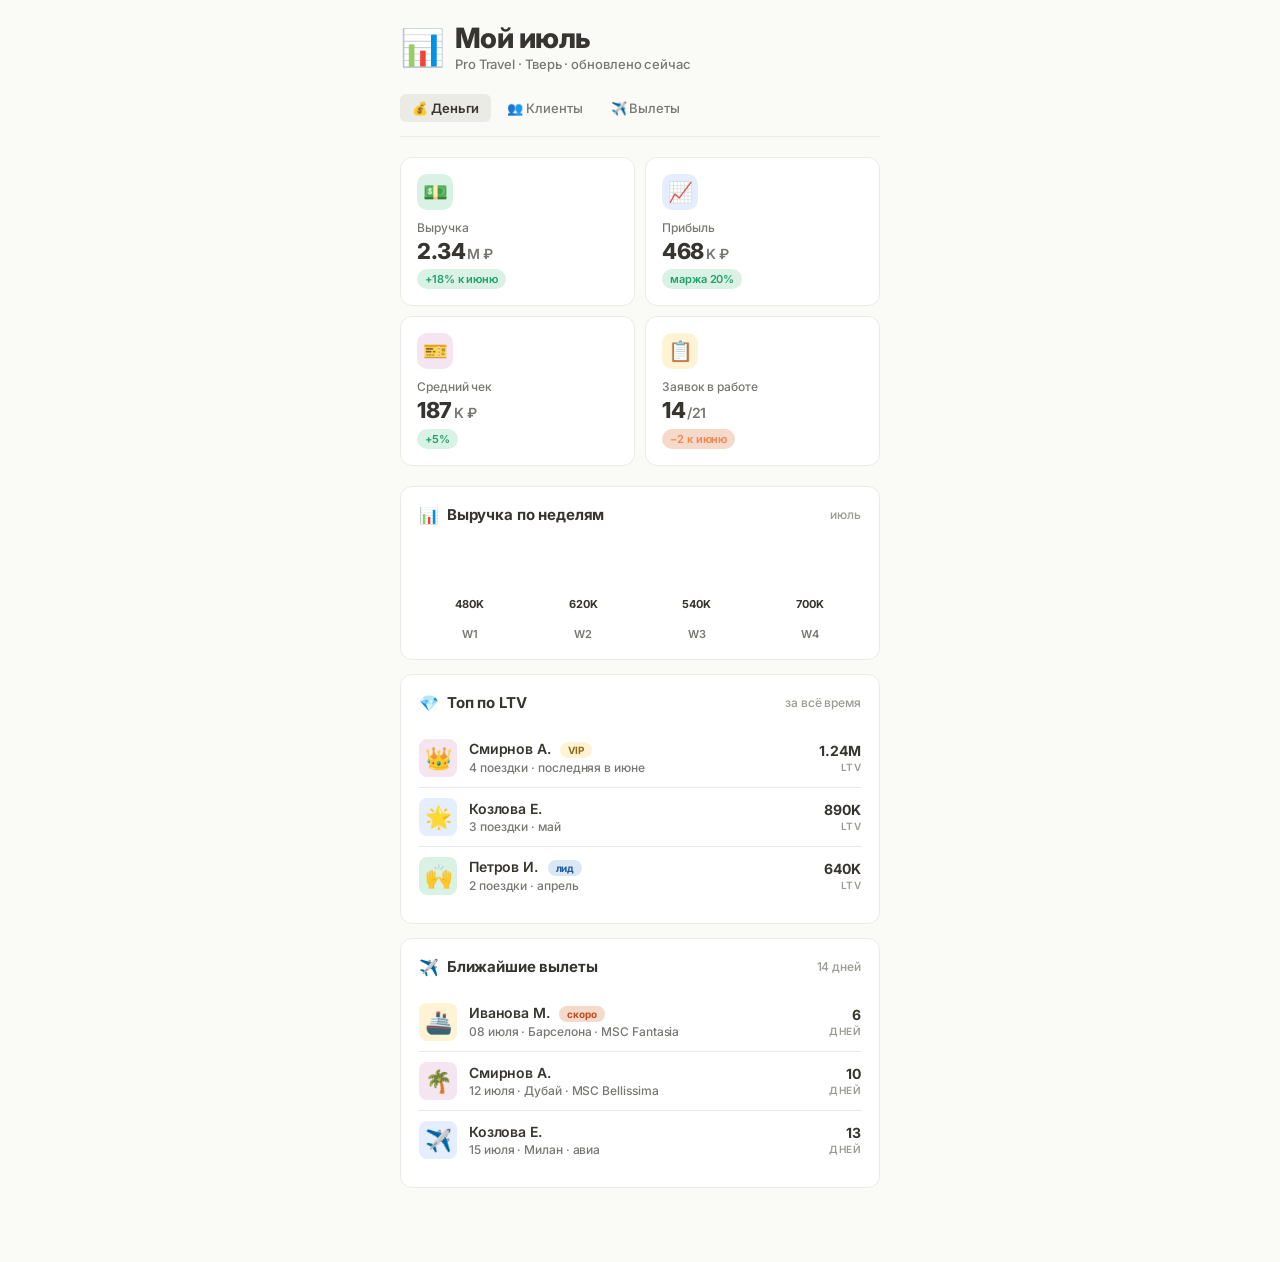
<file: dashboards/4.html>
<!DOCTYPE html>
<html lang="ru"><head><meta charset="UTF-8">
<meta name="viewport" content="width=device-width, initial-scale=1, maximum-scale=1, user-scalable=no">
<title>4 · Notion</title>
<link href="https://fonts.googleapis.com/css2?family=Inter:wght@400;500;600;700;800&display=swap" rel="stylesheet">
<style>
:root{--bg:#FAFAF7;--card:#FFFFFF;--line:#EBEBE5;--line-2:#DFDED6;--text:#37352F;--muted:#787774;--muted-2:#9B9A94;--blue:#4E88E4;--green:#22A06B;--orange:#F0864D;--pink:#E255A1;--purple:#7A61E8;--yellow:#E8B517}
*{box-sizing:border-box;margin:0;padding:0}
html,body{background:var(--bg);color:var(--text);font-family:'Inter',sans-serif;-webkit-font-smoothing:antialiased;letter-spacing:-.005em}
#app{max-width:520px;margin:0 auto;padding:22px 20px 60px}

.top{display:flex;align-items:center;gap:10px;margin-bottom:22px}
.emoji-box{font-size:36px;line-height:1}
.title-block{flex:1}
.title{font-size:28px;font-weight:800;line-height:1.15;letter-spacing:-.02em;margin-bottom:2px}
.sub{color:var(--muted);font-size:13px;font-weight:500}

.tabs{display:flex;gap:4px;margin-bottom:20px;padding-bottom:14px;border-bottom:1px solid var(--line)}
.tab{padding:6px 12px;font-size:13px;color:var(--muted);font-weight:500;border-radius:6px;cursor:pointer}
.tab.on{background:var(--line);color:var(--text);font-weight:600}

.kpi{display:grid;grid-template-columns:1fr 1fr;gap:10px;margin-bottom:20px}
.kpi-cell{background:var(--card);border:1px solid var(--line);border-radius:12px;padding:16px}
.kpi-emo{font-size:20px;margin-bottom:10px;display:inline-block;width:36px;height:36px;border-radius:10px;display:flex;align-items:center;justify-content:center}
.kpi-lbl{color:var(--muted);font-size:12px;font-weight:500;margin-bottom:4px}
.kpi-val{font-size:22px;font-weight:800;letter-spacing:-.02em;line-height:1.1}
.kpi-val small{color:var(--muted);font-size:14px;font-weight:600;margin-left:2px}
.kpi-delta{font-size:11px;font-weight:600;margin-top:6px;padding:3px 8px;border-radius:99px;display:inline-block}
.kpi-delta.up{background:#DAF2E5;color:var(--green)}
.kpi-delta.down{background:#F5D9CB;color:var(--orange)}

.section{background:var(--card);border:1px solid var(--line);border-radius:12px;padding:18px;margin-bottom:14px}
.sec-hd{display:flex;align-items:center;gap:8px;margin-bottom:16px}
.sec-emoji{font-size:16px}
.sec-title{font-size:15px;font-weight:700;letter-spacing:-.01em}
.sec-hint{color:var(--muted-2);font-size:12px;margin-left:auto;font-weight:500}

.chart{display:flex;align-items:flex-end;gap:12px;height:100px}
.col{flex:1;display:flex;flex-direction:column;align-items:center;gap:8px}
.col-bar{width:100%;background:var(--blue);border-radius:4px 4px 0 0}
.col-bar.hi{background:linear-gradient(180deg,var(--purple),var(--blue))}
.col-lbl{color:var(--muted);font-size:11px;font-weight:600}
.col-val{color:var(--text);font-size:11px;font-weight:700}

.li{display:flex;align-items:center;gap:12px;padding:10px 0;border-bottom:1px solid var(--line)}
.li:last-child{border-bottom:none}
.li-emoji{font-size:22px;width:38px;height:38px;background:var(--bg);border-radius:8px;display:flex;align-items:center;justify-content:center;flex-shrink:0}
.li-emoji.p{background:#F5E5F0}
.li-emoji.b{background:#E5EEFF}
.li-emoji.g{background:#DAF2E5}
.li-body{flex:1;min-width:0}
.li-name{font-size:14px;font-weight:600;letter-spacing:-.01em}
.li-meta{color:var(--muted);font-size:12px;margin-top:2px;font-weight:500}
.li-val{font-size:14px;font-weight:700;text-align:right}
.li-val small{display:block;color:var(--muted-2);font-size:10px;font-weight:600;margin-top:2px;text-transform:uppercase;letter-spacing:.05em}
.badge{display:inline-block;background:#FFF3D6;color:#8B6D14;font-size:10px;padding:2px 8px;border-radius:99px;font-weight:700;margin-left:6px}
.badge.hot{background:#F5D9CB;color:#C24E1F}
.badge.new{background:#DAE7F5;color:#2058A5}
</style></head>
<body><div id="app">
<div class="top">
  <div class="emoji-box">📊</div>
  <div class="title-block">
    <div class="title">Мой июль</div>
    <div class="sub">Pro Travel · Тверь · обновлено сейчас</div>
  </div>
</div>

<div class="tabs">
  <div class="tab on">💰 Деньги</div>
  <div class="tab">👥 Клиенты</div>
  <div class="tab">✈️ Вылеты</div>
</div>

<div class="kpi">
  <div class="kpi-cell">
    <div class="kpi-emo" style="background:#DAF2E5">💵</div>
    <div class="kpi-lbl">Выручка</div>
    <div class="kpi-val">2.34<small>M ₽</small></div>
    <div class="kpi-delta up">+18% к июню</div>
  </div>
  <div class="kpi-cell">
    <div class="kpi-emo" style="background:#E5EEFF">📈</div>
    <div class="kpi-lbl">Прибыль</div>
    <div class="kpi-val">468<small>K ₽</small></div>
    <div class="kpi-delta up">маржа 20%</div>
  </div>
  <div class="kpi-cell">
    <div class="kpi-emo" style="background:#F5E5F0">🎫</div>
    <div class="kpi-lbl">Средний чек</div>
    <div class="kpi-val">187<small>K ₽</small></div>
    <div class="kpi-delta up">+5%</div>
  </div>
  <div class="kpi-cell">
    <div class="kpi-emo" style="background:#FFF3D6">📋</div>
    <div class="kpi-lbl">Заявок в работе</div>
    <div class="kpi-val">14<small>/21</small></div>
    <div class="kpi-delta down">−2 к июню</div>
  </div>
</div>

<div class="section">
  <div class="sec-hd"><span class="sec-emoji">📊</span><span class="sec-title">Выручка по неделям</span><span class="sec-hint">июль</span></div>
  <div class="chart">
    <div class="col"><div class="col-val">480K</div><div class="col-bar" style="height:55%"></div><div class="col-lbl">W1</div></div>
    <div class="col"><div class="col-val">620K</div><div class="col-bar" style="height:72%"></div><div class="col-lbl">W2</div></div>
    <div class="col"><div class="col-val">540K</div><div class="col-bar" style="height:62%"></div><div class="col-lbl">W3</div></div>
    <div class="col"><div class="col-val">700K</div><div class="col-bar hi" style="height:88%"></div><div class="col-lbl">W4</div></div>
  </div>
</div>

<div class="section">
  <div class="sec-hd"><span class="sec-emoji">💎</span><span class="sec-title">Топ по LTV</span><span class="sec-hint">за всё время</span></div>
  <div class="li"><div class="li-emoji p">👑</div><div class="li-body"><div class="li-name">Смирнов А. <span class="badge">VIP</span></div><div class="li-meta">4 поездки · последняя в июне</div></div><div class="li-val">1.24M<small>LTV</small></div></div>
  <div class="li"><div class="li-emoji b">🌟</div><div class="li-body"><div class="li-name">Козлова Е.</div><div class="li-meta">3 поездки · май</div></div><div class="li-val">890K<small>LTV</small></div></div>
  <div class="li"><div class="li-emoji g">🙌</div><div class="li-body"><div class="li-name">Петров И. <span class="badge new">лид</span></div><div class="li-meta">2 поездки · апрель</div></div><div class="li-val">640K<small>LTV</small></div></div>
</div>

<div class="section">
  <div class="sec-hd"><span class="sec-emoji">✈️</span><span class="sec-title">Ближайшие вылеты</span><span class="sec-hint">14 дней</span></div>
  <div class="li"><div class="li-emoji" style="background:#FFF3D6">🚢</div><div class="li-body"><div class="li-name">Иванова М. <span class="badge hot">скоро</span></div><div class="li-meta">08 июля · Барселона · MSC Fantasia</div></div><div class="li-val">6<small>дней</small></div></div>
  <div class="li"><div class="li-emoji" style="background:#F5E5F0">🌴</div><div class="li-body"><div class="li-name">Смирнов А.</div><div class="li-meta">12 июля · Дубай · MSC Bellissima</div></div><div class="li-val">10<small>дней</small></div></div>
  <div class="li"><div class="li-emoji" style="background:#E5EEFF">✈️</div><div class="li-body"><div class="li-name">Козлова Е.</div><div class="li-meta">15 июля · Милан · авиа</div></div><div class="li-val">13<small>дней</small></div></div>
</div>
</div></body></html>
</file>
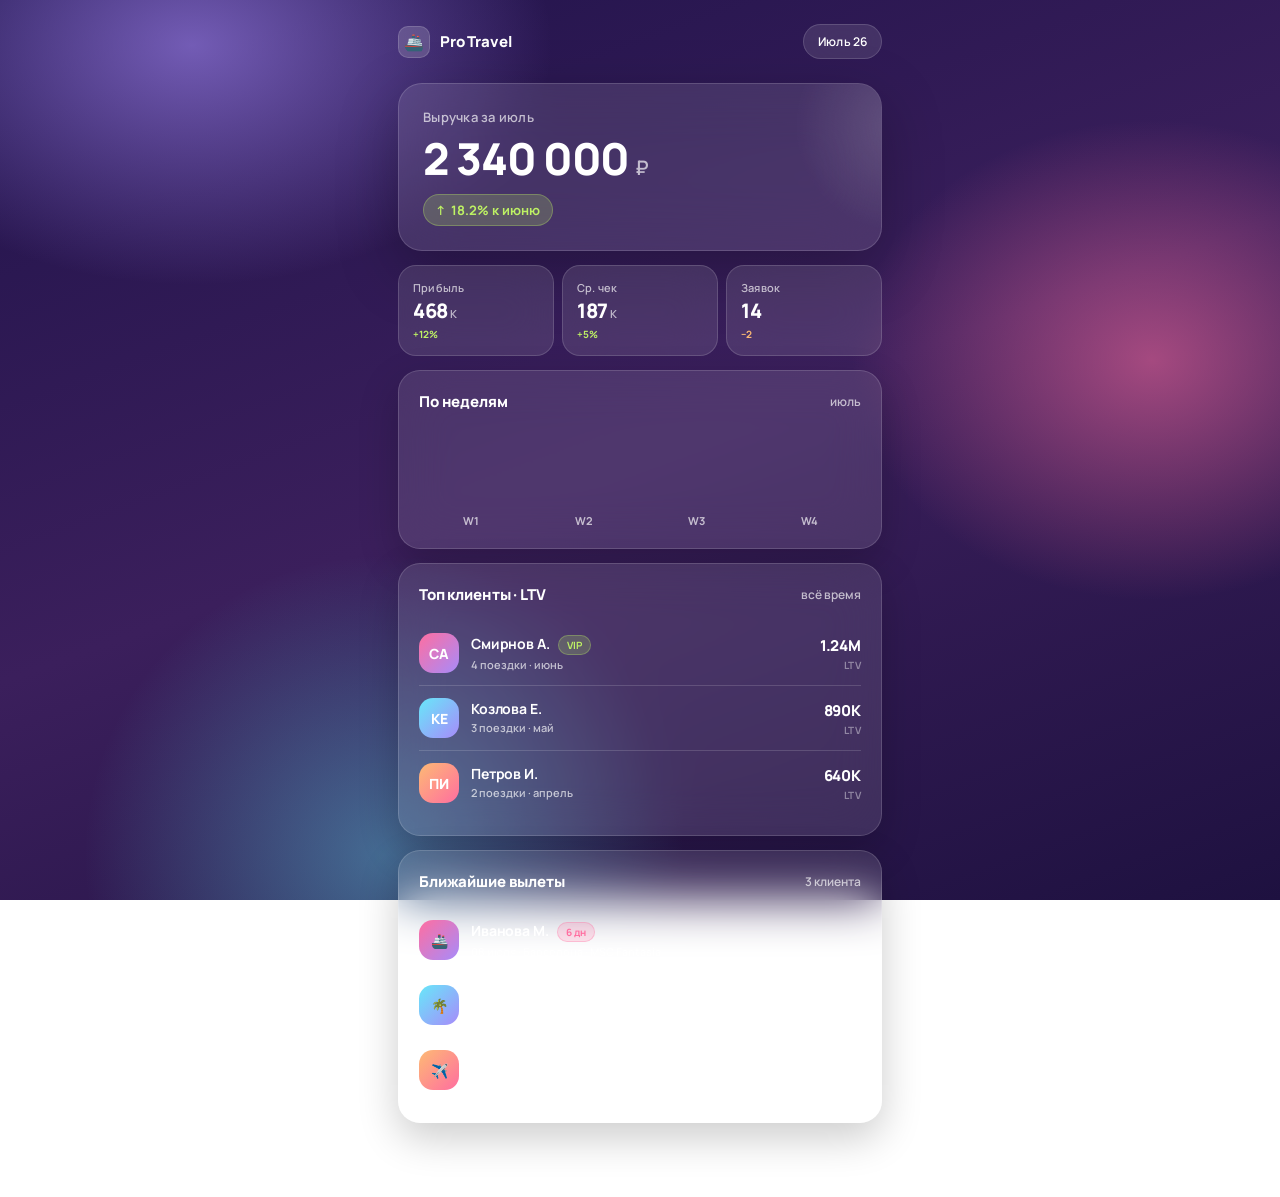
<file: dashboards/5.html>
<!DOCTYPE html>
<html lang="ru"><head><meta charset="UTF-8">
<meta name="viewport" content="width=device-width, initial-scale=1, maximum-scale=1, user-scalable=no">
<title>5 · Glass iOS</title>
<link href="https://fonts.googleapis.com/css2?family=Manrope:wght@400;500;600;700;800&display=swap" rel="stylesheet">
<style>
:root{--text:#FFFFFF;--muted:rgba(255,255,255,.68);--muted-2:rgba(255,255,255,.42);--glass:rgba(255,255,255,.11);--glass-2:rgba(255,255,255,.17);--line:rgba(255,255,255,.15);--pink:#FF6EA0;--purple:#A78BFA;--cyan:#67E8F9;--lime:#BEF264;--peach:#FDBA74}
*{box-sizing:border-box;margin:0;padding:0}
html,body{color:var(--text);font-family:'Manrope',sans-serif;-webkit-font-smoothing:antialiased;min-height:100%}
body{background:
  radial-gradient(600px 400px at 15% 5%,rgba(167,139,250,.6),transparent 60%),
  radial-gradient(500px 400px at 90% 40%,rgba(255,110,160,.55),transparent 60%),
  radial-gradient(500px 500px at 30% 95%,rgba(103,232,249,.4),transparent 60%),
  linear-gradient(160deg,#20134B 0%,#3B1F5C 50%,#1E1140 100%);
  background-attachment:fixed;
}
#app{max-width:520px;margin:0 auto;padding:24px 18px 60px}

.top{display:flex;justify-content:space-between;align-items:center;margin-bottom:24px}
.brand{display:flex;align-items:center;gap:10px;font-weight:800;font-size:15px;letter-spacing:-.01em}
.brand-emoji{width:32px;height:32px;background:var(--glass-2);backdrop-filter:blur(16px);border:1px solid var(--line);border-radius:10px;display:flex;align-items:center;justify-content:center;font-size:16px}
.date-pill{background:var(--glass);backdrop-filter:blur(24px);border:1px solid var(--line);color:var(--text);font-size:12px;font-weight:600;padding:8px 14px;border-radius:99px;letter-spacing:.01em}

.hero-card{background:var(--glass);backdrop-filter:blur(30px);border:1px solid var(--line);border-radius:24px;padding:24px;margin-bottom:14px;box-shadow:0 20px 60px rgba(0,0,0,.25);position:relative;overflow:hidden}
.hero-card::before{content:"";position:absolute;top:-50%;right:-30%;width:250px;height:250px;background:radial-gradient(circle,rgba(255,255,255,.15),transparent 60%);border-radius:50%;pointer-events:none}
.hero-lbl{color:var(--muted);font-size:13px;font-weight:600;margin-bottom:10px;letter-spacing:.02em;position:relative}
.hero-num{font-size:44px;font-weight:800;letter-spacing:-.03em;line-height:1;margin-bottom:14px;position:relative}
.hero-num small{color:var(--muted);font-size:20px;font-weight:600;margin-left:6px}
.hero-delta{display:inline-flex;align-items:center;gap:6px;background:rgba(190,242,100,.2);color:var(--lime);font-size:13px;font-weight:700;padding:6px 12px;border-radius:99px;border:1px solid rgba(190,242,100,.3);position:relative}
.hero-delta::before{content:"↑"}

.grid3{display:grid;grid-template-columns:repeat(3,1fr);gap:8px;margin-bottom:14px}
.mini{background:var(--glass);backdrop-filter:blur(24px);border:1px solid var(--line);border-radius:18px;padding:14px}
.mini-lbl{color:var(--muted);font-size:11px;font-weight:600;margin-bottom:6px;letter-spacing:.02em}
.mini-val{font-size:20px;font-weight:800;letter-spacing:-.02em;line-height:1;margin-bottom:2px}
.mini-val small{font-size:11px;color:var(--muted);font-weight:600;margin-left:2px}
.mini-delta{font-size:10px;font-weight:700;color:var(--lime);margin-top:6px}
.mini-delta.d{color:var(--peach)}

.card{background:var(--glass);backdrop-filter:blur(24px);border:1px solid var(--line);border-radius:22px;padding:20px;margin-bottom:14px;box-shadow:0 15px 40px rgba(0,0,0,.2)}
.card-hd{display:flex;justify-content:space-between;align-items:center;margin-bottom:16px}
.card-title{font-size:15px;font-weight:800;letter-spacing:-.01em}
.card-hint{color:var(--muted);font-size:12px;font-weight:600}

.chart{display:flex;align-items:flex-end;gap:10px;height:100px}
.col{flex:1;display:flex;flex-direction:column;align-items:center;gap:8px}
.col-bar{width:100%;background:linear-gradient(180deg,var(--cyan),var(--purple));border-radius:8px 8px 4px 4px;box-shadow:0 6px 16px rgba(103,232,249,.35)}
.col-bar.big{background:linear-gradient(180deg,var(--pink),var(--purple));box-shadow:0 6px 16px rgba(255,110,160,.4)}
.col-lbl{color:var(--muted);font-size:11px;font-weight:700}

.li{display:flex;align-items:center;gap:12px;padding:12px 0;border-bottom:1px solid var(--line)}
.li:last-child{border-bottom:none}
.li:first-child{padding-top:0}
.li-av{width:40px;height:40px;border-radius:14px;background:linear-gradient(135deg,var(--pink),var(--purple));display:flex;align-items:center;justify-content:center;font-weight:800;font-size:14px;flex-shrink:0}
.li-av.b{background:linear-gradient(135deg,var(--cyan),var(--purple))}
.li-av.p{background:linear-gradient(135deg,var(--peach),var(--pink))}
.li-body{flex:1;min-width:0}
.li-name{font-size:14px;font-weight:700;letter-spacing:-.01em;line-height:1.2}
.li-meta{color:var(--muted);font-size:11px;margin-top:2px;font-weight:600}
.li-val{font-size:15px;font-weight:800;text-align:right;letter-spacing:-.01em}
.li-val small{display:block;color:var(--muted-2);font-size:10px;font-weight:700;margin-top:2px;letter-spacing:.05em;text-transform:uppercase}
.chip{display:inline-block;background:rgba(190,242,100,.2);color:var(--lime);font-size:10px;padding:3px 8px;border-radius:99px;font-weight:700;margin-left:6px;border:1px solid rgba(190,242,100,.3)}
.chip.hot{background:rgba(255,110,160,.2);color:var(--pink);border-color:rgba(255,110,160,.3)}
</style></head>
<body><div id="app">
<div class="top"><div class="brand"><div class="brand-emoji">🚢</div>Pro Travel</div><div class="date-pill">Июль 26</div></div>

<div class="hero-card">
  <div class="hero-lbl">Выручка за июль</div>
  <div class="hero-num">2 340 000<small>₽</small></div>
  <div class="hero-delta">18.2% к июню</div>
</div>

<div class="grid3">
  <div class="mini"><div class="mini-lbl">Прибыль</div><div class="mini-val">468<small>K</small></div><div class="mini-delta">+12%</div></div>
  <div class="mini"><div class="mini-lbl">Ср. чек</div><div class="mini-val">187<small>K</small></div><div class="mini-delta">+5%</div></div>
  <div class="mini"><div class="mini-lbl">Заявок</div><div class="mini-val">14</div><div class="mini-delta d">−2</div></div>
</div>

<div class="card">
  <div class="card-hd"><div class="card-title">По неделям</div><div class="card-hint">июль</div></div>
  <div class="chart">
    <div class="col"><div class="col-bar" style="height:55%"></div><div class="col-lbl">W1</div></div>
    <div class="col"><div class="col-bar" style="height:72%"></div><div class="col-lbl">W2</div></div>
    <div class="col"><div class="col-bar" style="height:62%"></div><div class="col-lbl">W3</div></div>
    <div class="col"><div class="col-bar big" style="height:88%"></div><div class="col-lbl">W4</div></div>
  </div>
</div>

<div class="card">
  <div class="card-hd"><div class="card-title">Топ клиенты · LTV</div><div class="card-hint">всё время</div></div>
  <div class="li"><div class="li-av">СА</div><div class="li-body"><div class="li-name">Смирнов А. <span class="chip">VIP</span></div><div class="li-meta">4 поездки · июнь</div></div><div class="li-val">1.24M<small>LTV</small></div></div>
  <div class="li"><div class="li-av b">КЕ</div><div class="li-body"><div class="li-name">Козлова Е.</div><div class="li-meta">3 поездки · май</div></div><div class="li-val">890K<small>LTV</small></div></div>
  <div class="li"><div class="li-av p">ПИ</div><div class="li-body"><div class="li-name">Петров И.</div><div class="li-meta">2 поездки · апрель</div></div><div class="li-val">640K<small>LTV</small></div></div>
</div>

<div class="card">
  <div class="card-hd"><div class="card-title">Ближайшие вылеты</div><div class="card-hint">3 клиента</div></div>
  <div class="li"><div class="li-av">🚢</div><div class="li-body"><div class="li-name">Иванова М. <span class="chip hot">6 дн</span></div><div class="li-meta">08 июля · Барселона · MSC Fantasia</div></div></div>
  <div class="li"><div class="li-av b">🌴</div><div class="li-body"><div class="li-name">Смирнов А.</div><div class="li-meta">12 июля · Дубай · MSC Bellissima</div></div><div class="li-val">10<small>дней</small></div></div>
  <div class="li"><div class="li-av p">✈️</div><div class="li-body"><div class="li-name">Козлова Е.</div><div class="li-meta">15 июля · Милан · авиа</div></div><div class="li-val">13<small>дней</small></div></div>
</div>
</div></body></html>
</file>
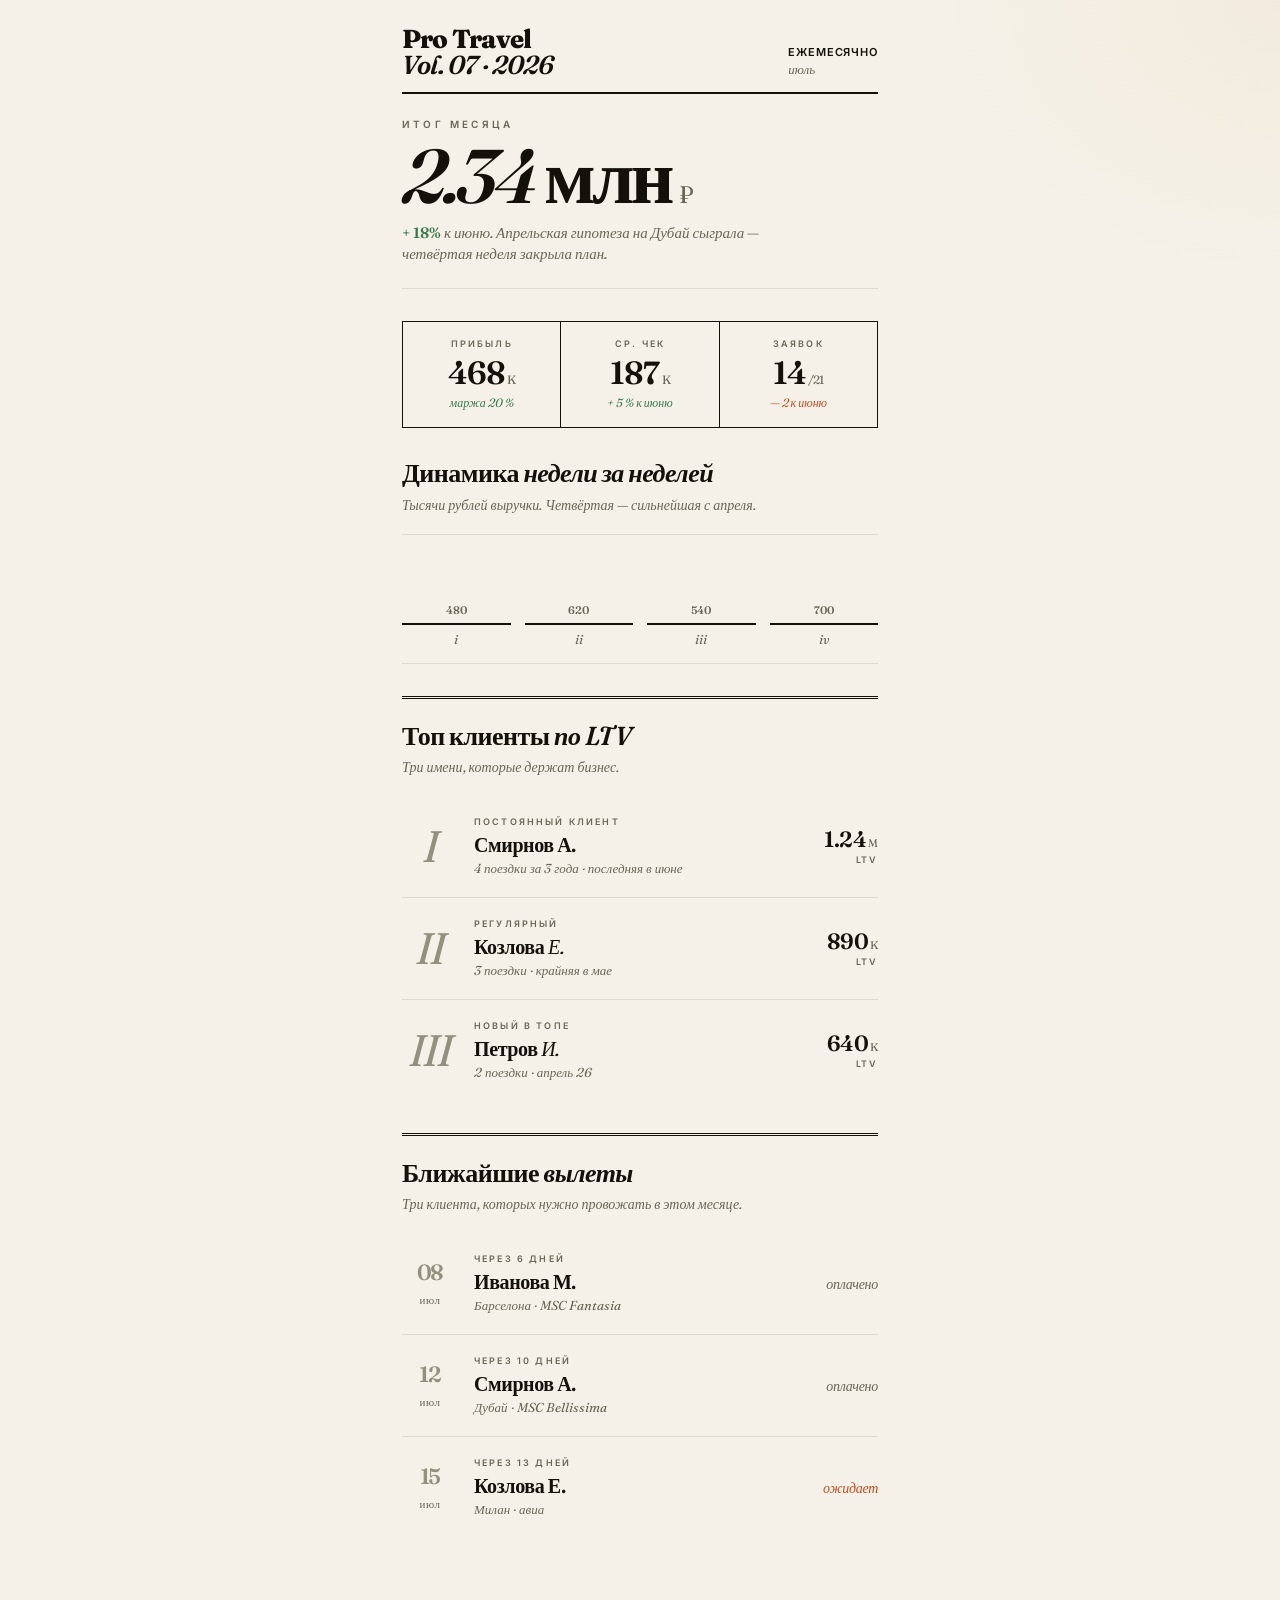
<file: dashboards/6.html>
<!DOCTYPE html>
<html lang="ru"><head><meta charset="UTF-8">
<meta name="viewport" content="width=device-width, initial-scale=1, maximum-scale=1, user-scalable=no">
<title>6 · Editorial</title>
<link href="https://fonts.googleapis.com/css2?family=Fraunces:ital,opsz,wght@0,9..144,400;0,9..144,600;0,9..144,800;1,9..144,400;1,9..144,600&family=Inter:wght@400;500;600&display=swap" rel="stylesheet">
<style>
:root{--bg:#F5F1E8;--card:#FFFFFF;--line:rgba(20,15,10,.1);--line-2:rgba(20,15,10,.18);--text:#14100A;--muted:#6B6558;--muted-2:#94907F;--red:#C24E1F;--green:#3B7A4F;--yellow:#B4873A}
*{box-sizing:border-box;margin:0;padding:0}
html,body{background:var(--bg);color:var(--text);font-family:'Inter',sans-serif;-webkit-font-smoothing:antialiased}
body{background:radial-gradient(500px 400px at 100% 0%,rgba(196,127,71,.06),transparent 70%),var(--bg);background-attachment:fixed;min-height:100%}
#app{max-width:520px;margin:0 auto;padding:26px 22px 60px}

.masthead{border-bottom:2px solid var(--text);padding-bottom:14px;margin-bottom:24px;display:flex;justify-content:space-between;align-items:flex-end}
.mast-name{font-family:'Fraunces',serif;font-size:26px;font-weight:800;letter-spacing:-.03em;line-height:1}
.mast-name em{font-style:italic;font-weight:600}
.mast-date{color:var(--muted);font-family:'Fraunces',serif;font-style:italic;font-size:13px;font-weight:400}
.mast-date b{color:var(--text);font-style:normal;font-weight:600;text-transform:uppercase;letter-spacing:.08em;font-size:11px;display:block;margin-bottom:2px;font-family:'Inter',sans-serif}

.big-num{margin-bottom:32px;padding-bottom:24px;border-bottom:1px solid var(--line)}
.big-eyebrow{font-size:10px;letter-spacing:.32em;color:var(--muted);text-transform:uppercase;font-weight:600;margin-bottom:12px}
.big-value{font-family:'Fraunces',serif;font-size:76px;font-weight:600;letter-spacing:-.05em;line-height:.9;margin-bottom:12px}
.big-value em{font-style:italic}
.big-value small{font-size:24px;color:var(--muted);font-weight:400;margin-left:8px}
.big-caption{color:var(--muted);font-family:'Fraunces',serif;font-style:italic;font-size:15px;line-height:1.4;max-width:400px}
.big-caption b{color:var(--green);font-style:normal;font-weight:600}

.kpi-row{display:grid;grid-template-columns:repeat(3,1fr);gap:1px;background:var(--text);padding:1px;margin-bottom:32px}
.kpi-c{background:var(--bg);padding:16px 4px;text-align:center}
.kpi-num{font-family:'Fraunces',serif;font-size:32px;font-weight:600;letter-spacing:-.03em;line-height:1;margin-bottom:6px}
.kpi-num small{font-size:12px;color:var(--muted);font-weight:400;margin-left:2px}
.kpi-l{font-size:9px;letter-spacing:.24em;text-transform:uppercase;color:var(--muted);font-weight:600;margin-bottom:8px}
.kpi-d{font-family:'Fraunces',serif;font-style:italic;font-size:12px;color:var(--muted-2);margin-top:6px}
.kpi-d.up{color:var(--green)}
.kpi-d.down{color:var(--red)}

.headline{font-family:'Fraunces',serif;font-size:26px;font-weight:800;letter-spacing:-.02em;line-height:1.05;margin-bottom:8px}
.headline em{font-style:italic;font-weight:600}
.subhead{font-family:'Fraunces',serif;font-style:italic;color:var(--muted);font-size:14px;margin-bottom:20px}

.chart{display:flex;align-items:flex-end;gap:14px;height:130px;padding:8px 0 16px;border-top:1px solid var(--line);border-bottom:1px solid var(--line);margin-bottom:8px}
.col{flex:1;display:flex;flex-direction:column;align-items:center;gap:6px}
.col-num{font-family:'Fraunces',serif;font-size:11px;color:var(--muted);font-weight:600;font-variant-numeric:tabular-nums}
.col-bar{width:100%;background:var(--text);border-top:2px solid var(--text)}
.col-lbl{font-family:'Fraunces',serif;font-style:italic;color:var(--muted);font-size:13px}

.section{margin-bottom:32px}

.article{display:grid;grid-template-columns:56px 1fr auto;gap:16px;padding:20px 0;border-bottom:1px solid var(--line);align-items:center}
.article:last-child{border-bottom:none}
.a-num{font-family:'Fraunces',serif;font-style:italic;font-size:44px;font-weight:400;color:var(--muted-2);letter-spacing:-.05em;line-height:.9;text-align:center}
.a-body{}
.a-cat{font-size:9px;letter-spacing:.24em;text-transform:uppercase;color:var(--muted);margin-bottom:6px;font-weight:600}
.a-name{font-family:'Fraunces',serif;font-size:20px;font-weight:600;letter-spacing:-.02em;line-height:1.15;margin-bottom:4px}
.a-name em{font-style:italic;font-weight:400}
.a-meta{color:var(--muted);font-family:'Fraunces',serif;font-style:italic;font-size:13px}
.a-val{text-align:right}
.a-num-r{font-family:'Fraunces',serif;font-size:22px;font-weight:600;letter-spacing:-.02em;line-height:1}
.a-num-r small{font-size:11px;color:var(--muted);font-weight:400;margin-left:2px}
.a-lab-r{font-size:9px;letter-spacing:.2em;text-transform:uppercase;color:var(--muted);margin-top:4px;font-weight:600}

.rule{height:1px;background:var(--text);margin:24px 0}
.rule.dbl{border-top:1px solid var(--text);height:3px;background:none;border-bottom:1px solid var(--text)}
</style></head>
<body><div id="app">

<div class="masthead">
  <div class="mast-name">Pro Travel<br><em>Vol. 07 · 2026</em></div>
  <div class="mast-date"><b>Ежемесячно</b>июль</div>
</div>

<div class="big-num">
  <div class="big-eyebrow">Итог месяца</div>
  <div class="big-value"><em>2.34</em> млн<small>₽</small></div>
  <div class="big-caption"><b>+ 18%</b> к июню. Апрельская гипотеза на Дубай сыграла — четвёртая неделя закрыла план.</div>
</div>

<div class="kpi-row">
  <div class="kpi-c"><div class="kpi-l">Прибыль</div><div class="kpi-num">468<small>K</small></div><div class="kpi-d up">маржа 20 %</div></div>
  <div class="kpi-c"><div class="kpi-l">Ср. чек</div><div class="kpi-num">187<small>K</small></div><div class="kpi-d up">+ 5 % к июню</div></div>
  <div class="kpi-c"><div class="kpi-l">Заявок</div><div class="kpi-num">14<small>/21</small></div><div class="kpi-d down">— 2 к июню</div></div>
</div>

<div class="section">
  <h2 class="headline">Динамика <em>недели за неделей</em></h2>
  <p class="subhead">Тысячи рублей выручки. Четвёртая — сильнейшая с апреля.</p>
  <div class="chart">
    <div class="col"><div class="col-num">480</div><div class="col-bar" style="height:55%"></div><div class="col-lbl">i</div></div>
    <div class="col"><div class="col-num">620</div><div class="col-bar" style="height:72%"></div><div class="col-lbl">ii</div></div>
    <div class="col"><div class="col-num">540</div><div class="col-bar" style="height:62%"></div><div class="col-lbl">iii</div></div>
    <div class="col"><div class="col-num">700</div><div class="col-bar" style="height:88%"></div><div class="col-lbl">iv</div></div>
  </div>
</div>

<div class="rule dbl"></div>

<div class="section">
  <h2 class="headline">Топ клиенты <em>по LTV</em></h2>
  <p class="subhead">Три имени, которые держат бизнес.</p>
  <div class="article"><div class="a-num">I</div><div class="a-body"><div class="a-cat">Постоянный клиент</div><div class="a-name">Смирнов А.</div><div class="a-meta">4 поездки за 3 года · последняя в июне</div></div><div class="a-val"><div class="a-num-r">1.24<small>M</small></div><div class="a-lab-r">LTV</div></div></div>
  <div class="article"><div class="a-num">II</div><div class="a-body"><div class="a-cat">Регулярный</div><div class="a-name">Козлова <em>Е.</em></div><div class="a-meta">3 поездки · крайняя в мае</div></div><div class="a-val"><div class="a-num-r">890<small>K</small></div><div class="a-lab-r">LTV</div></div></div>
  <div class="article"><div class="a-num">III</div><div class="a-body"><div class="a-cat">Новый в топе</div><div class="a-name">Петров <em>И.</em></div><div class="a-meta">2 поездки · апрель 26</div></div><div class="a-val"><div class="a-num-r">640<small>K</small></div><div class="a-lab-r">LTV</div></div></div>
</div>

<div class="rule dbl"></div>

<div class="section">
  <h2 class="headline">Ближайшие <em>вылеты</em></h2>
  <p class="subhead">Три клиента, которых нужно провожать в этом месяце.</p>
  <div class="article"><div class="a-num" style="font-family:'Fraunces',serif;font-size:22px;font-style:normal;font-weight:600;line-height:1.1">08<br><span style="font-size:11px;font-weight:500;letter-spacing:.05em;color:var(--muted)">июл</span></div><div class="a-body"><div class="a-cat">Через 6 дней</div><div class="a-name">Иванова М.</div><div class="a-meta">Барселона · MSC Fantasia</div></div><div class="a-val"><div class="a-num-r" style="font-size:14px;font-style:italic;font-weight:400;color:var(--muted)">оплачено</div></div></div>
  <div class="article"><div class="a-num" style="font-family:'Fraunces',serif;font-size:22px;font-style:normal;font-weight:600;line-height:1.1">12<br><span style="font-size:11px;font-weight:500;letter-spacing:.05em;color:var(--muted)">июл</span></div><div class="a-body"><div class="a-cat">Через 10 дней</div><div class="a-name">Смирнов А.</div><div class="a-meta">Дубай · MSC Bellissima</div></div><div class="a-val"><div class="a-num-r" style="font-size:14px;font-style:italic;font-weight:400;color:var(--muted)">оплачено</div></div></div>
  <div class="article"><div class="a-num" style="font-family:'Fraunces',serif;font-size:22px;font-style:normal;font-weight:600;line-height:1.1">15<br><span style="font-size:11px;font-weight:500;letter-spacing:.05em;color:var(--muted)">июл</span></div><div class="a-body"><div class="a-cat">Через 13 дней</div><div class="a-name">Козлова Е.</div><div class="a-meta">Милан · авиа</div></div><div class="a-val"><div class="a-num-r" style="font-size:14px;font-style:italic;font-weight:400;color:var(--red)">ожидает</div></div></div>
</div>

</div></body></html>
</file>
